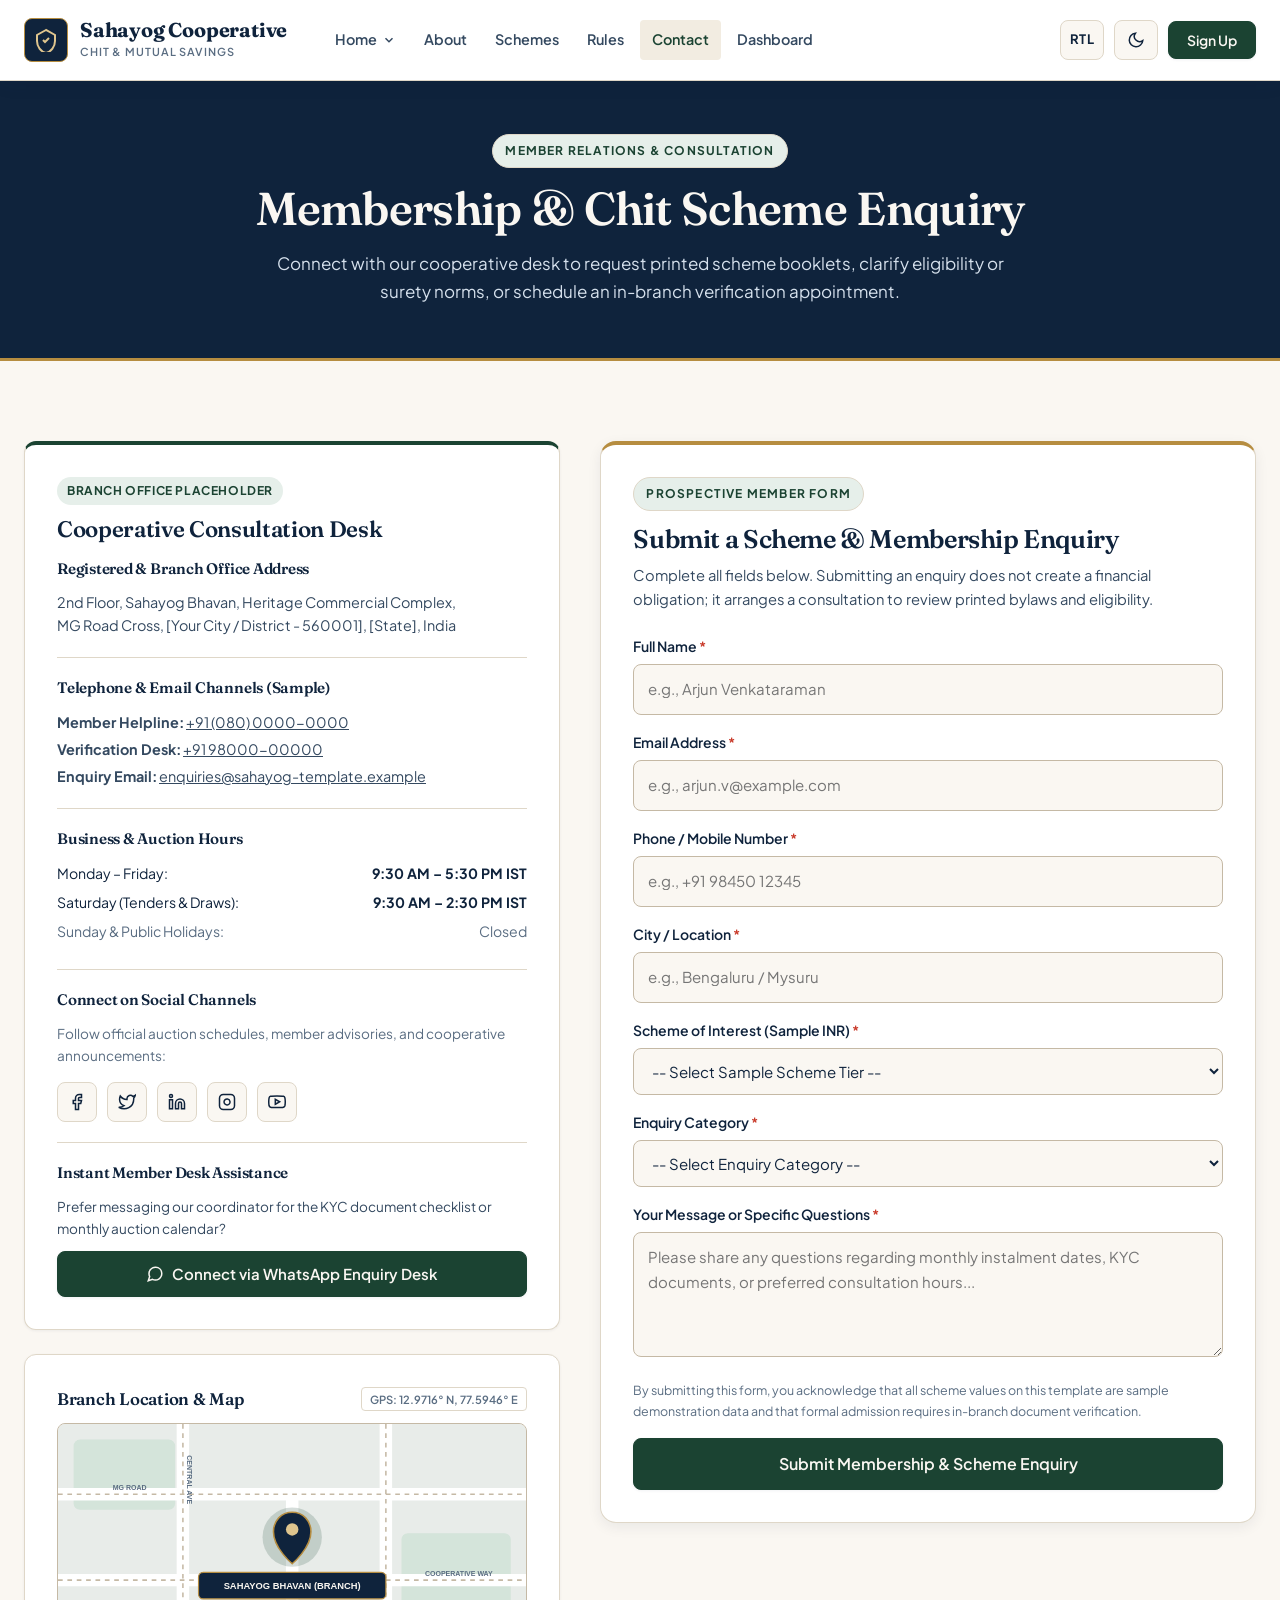
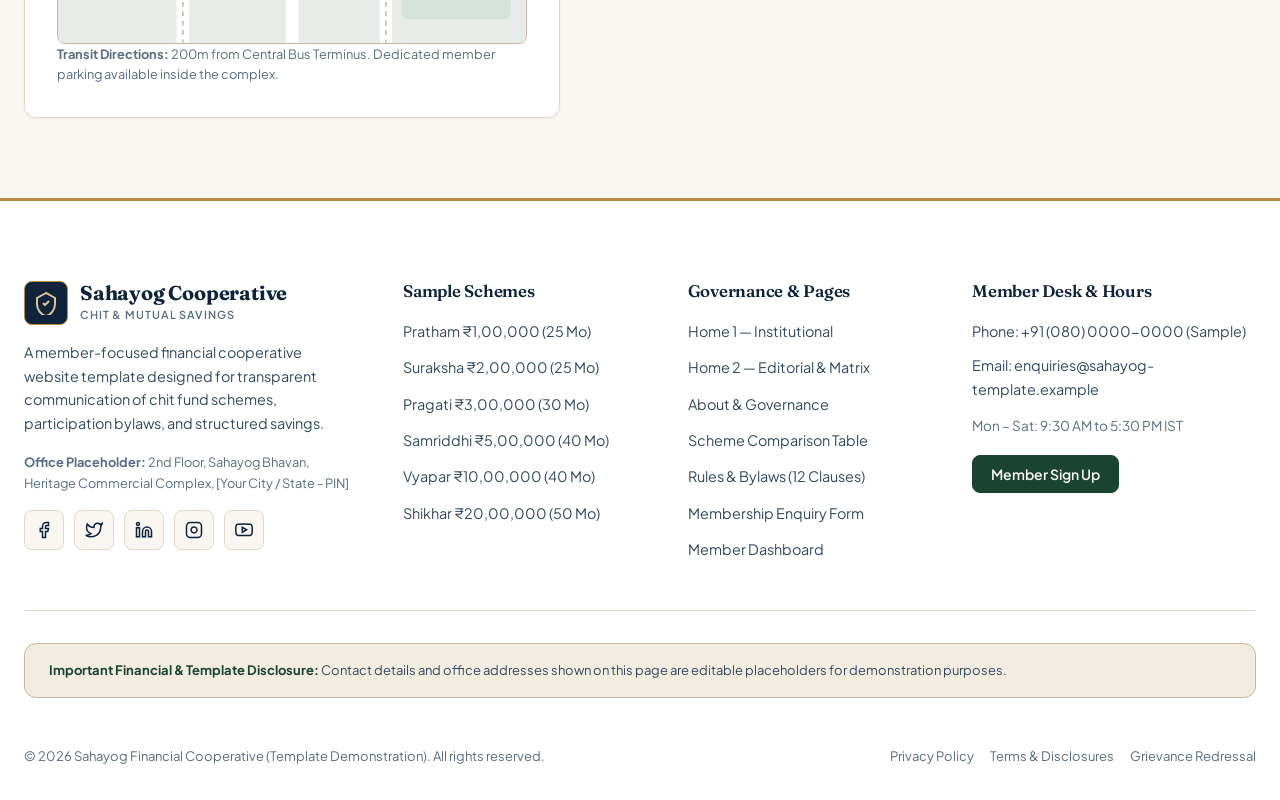
<file: contact.html>
<!DOCTYPE html>
<html lang="en" data-theme="light" dir="ltr">
<head>
  <meta charset="UTF-8" />
  <meta name="viewport" content="width=device-width, initial-scale=1.0" />
  <title>Contact &amp; Scheme Enquiry Desk | Sahayog Financial Cooperative</title>
  <meta name="description" content="Submit a membership or scheme enquiry to Sahayog Financial Cooperative. View branch office address placeholder, business hours, telephone, email, map, and social channels." />
  <link rel="icon" type="image/svg+xml" href="assets/images/favicon.svg" />
  <link rel="stylesheet" href="assets/css/styles.css" />
  <script src="assets/js/schemes-data.js" defer></script>
  <script src="assets/js/main.js" defer></script>
</head>
<body>

  <!-- Mandatory Sticky Navbar (Comes down smoothly on scroll) -->
  <header class="site-header">
    <div class="container navbar">
      <a href="index.html" class="brand-logo" aria-label="Sahayog Financial Cooperative Home">
        <span class="brand-emblem" aria-hidden="true">
          <svg width="24" height="24" viewBox="0 0 24 24" fill="none" stroke="currentColor" stroke-width="2">
            <path d="M12 2L3 7v6c0 5.55 3.84 10.74 9 12 5.16-1.26 9-6.45 9-12V7l-9-5z"/>
            <path d="M9 12l2 2 4-4"/>
          </svg>
        </span>
        <span class="brand-text">
          <span class="brand-name">Sahayog Cooperative</span>
          <span class="brand-tagline">Chit &amp; Mutual Savings</span>
        </span>
      </a>

      <div class="mobile-nav-controls">
        <button type="button" class="hamburger-btn" id="hamburgerBtn" aria-expanded="false" aria-controls="navMenuWrapper" aria-label="Open navigation menu">
          <svg class="icon-menu" width="22" height="22" viewBox="0 0 24 24" fill="none" stroke="currentColor" stroke-width="2"><line x1="3" y1="6" x2="21" y2="6"/><line x1="3" y1="12" x2="21" y2="12"/><line x1="3" y1="18" x2="21" y2="18"/></svg>
          <svg class="icon-close" width="22" height="22" viewBox="0 0 24 24" fill="none" stroke="currentColor" stroke-width="2"><line x1="18" y1="6" x2="6" y2="18"/><line x1="6" y1="6" x2="18" y2="18"/></svg>
        </button>
      </div>

      <div class="nav-menu-wrapper" id="navMenuWrapper">
        <nav aria-label="Primary Navigation">
          <ul class="nav-list">
            <li class="nav-item dropdown">
              <button type="button" class="dropdown-toggle" aria-expanded="false" aria-haspopup="true">
                <span>Home</span>
                <svg class="dropdown-chevron" viewBox="0 0 24 24" fill="none" stroke="currentColor" stroke-width="2.5"><polyline points="6 9 12 15 18 9"/></svg>
              </button>
              <div class="dropdown-menu" role="menu">
                <a href="index.html" class="dropdown-link" role="menuitem">
                  <span class="dropdown-link-title">Home 1 — Institutional</span>
                  <span class="dropdown-link-desc">Classic cooperative overview &amp; featured schemes</span>
                </a>
                <a href="home-2.html" class="dropdown-link" role="menuitem">
                  <span class="dropdown-link-title">Home 2 — Editorial &amp; Matrix</span>
                  <span class="dropdown-link-desc">Interactive scheme estimator &amp; comparison focus</span>
                </a>
              </div>
            </li>
            <li class="nav-item"><a href="about.html" class="nav-link">About</a></li>
            <li class="nav-item"><a href="schemes.html" class="nav-link">Schemes</a></li>
            <li class="nav-item"><a href="rules.html" class="nav-link">Rules</a></li>
            <li class="nav-item"><a href="contact.html" class="nav-link active">Contact</a></li>
            <li class="nav-item"><a href="dashboard.html" class="nav-link">Dashboard</a></li>
          </ul>
        </nav>

        <div class="nav-actions">
          <button type="button" class="rtl-toggle-btn" data-rtl-toggle aria-label="Toggle RTL layout" title="Toggle RTL layout">RTL</button>
          <button type="button" class="theme-toggle-btn theme-toggle-desktop" data-theme-toggle aria-label="Toggle color theme">
            <svg class="icon-moon" width="18" height="18" viewBox="0 0 24 24" fill="none" stroke="currentColor" stroke-width="2"><path d="M21 12.79A9 9 0 1 1 11.21 3 7 7 0 0 0 21 12.79z"/></svg>
            <svg class="icon-sun" width="18" height="18" viewBox="0 0 24 24" fill="none" stroke="currentColor" stroke-width="2"><circle cx="12" cy="12" r="5"/><line x1="12" y1="1" x2="12" y2="3"/><line x1="12" y1="21" x2="12" y2="23"/><line x1="4.22" y1="4.22" x2="5.64" y2="5.64"/><line x1="18.36" y1="18.36" x2="19.78" y2="19.78"/><line x1="1" y1="12" x2="3" y2="12"/><line x1="21" y1="12" x2="23" y2="12"/><line x1="4.22" y1="19.78" x2="5.64" y2="18.36"/><line x1="18.36" y1="5.64" x2="19.78" y2="4.22"/></svg>
          </button>
          <a href="signup.html" class="btn btn-primary btn-sm">Sign Up</a>
        </div>
      </div>
    </div>
  </header>

  <main>
    <!-- PAGE HERO (UNIFORM EXACT HEIGHT ACROSS ALL INNER PAGES) -->
    <section class="page-hero" aria-labelledby="contactPageTitle">
      <div class="container">
        <div class="page-hero-content">
          <span class="eyebrow">Member Relations &amp; Consultation</span>
          <h1 id="contactPageTitle">Membership &amp; Chit Scheme Enquiry</h1>
          <p>
            Connect with our cooperative desk to request printed scheme booklets, clarify eligibility or surety norms, or schedule an in-branch verification appointment.
          </p>
        </div>
      </div>
    </section>

    <!-- MAIN CONTACT & ENQUIRY SECTION -->
    <section class="section" aria-label="Contact Details, Map, Social Channels and Membership Enquiry Form">
      <div class="container">
        <div style="display: grid; grid-template-columns: 0.9fr 1.1fr; gap: 2.5rem; align-items: start;" class="contact-layout-grid">
          <style>
            @media (max-width: 960px) {
              .contact-layout-grid {
                grid-template-columns: 1fr !important;
              }
            }
          </style>

          <!-- Left Column: Office Details, Phone, Email, WhatsApp, Socials & Map -->
          <div>
            <div class="feature-card contact-info-card" style="margin-bottom: 1.5rem; border-top: 4px solid var(--brand-forest);">
              <span class="scheme-category-tag" style="margin-bottom: 10px; display: inline-block; align-self: flex-start;">Branch Office Placeholder</span>
              <h2 style="font-size: 1.4rem; margin-bottom: 1rem;">Cooperative Consultation Desk</h2>

              <div style="margin-bottom: 1.25rem; padding-bottom: 1.25rem; border-bottom: 1px solid var(--border-subtle);">
                <h3 style="font-size: 0.95rem; margin-bottom: 4px; min-height: auto !important;">Registered &amp; Branch Office Address</h3>
                <p style="font-size: 0.9rem;">
                  2nd Floor, Sahayog Bhavan, Heritage Commercial Complex,<br />
                  MG Road Cross, [Your City / District - 560001], [State], India
                </p>
              </div>

              <div style="margin-bottom: 1.25rem; padding-bottom: 1.25rem; border-bottom: 1px solid var(--border-subtle);">
                <h3 style="font-size: 0.95rem; margin-bottom: 6px; min-height: auto !important;">Telephone &amp; Email Channels (Sample)</h3>
                <p style="font-size: 0.9rem; margin-bottom: 4px;">
                  <strong>Member Helpline:</strong> <a href="tel:+918000000000" style="text-decoration: underline;">+91 (080) 0000-0000</a>
                </p>
                <p style="font-size: 0.9rem; margin-bottom: 4px;">
                  <strong>Verification Desk:</strong> <a href="tel:+919800000000" style="text-decoration: underline;">+91 98000-00000</a>
                </p>
                <p style="font-size: 0.9rem;">
                  <strong>Enquiry Email:</strong> <a href="mailto:enquiries@sahayog-template.example" style="text-decoration: underline;">enquiries@sahayog-template.example</a>
                </p>
              </div>

              <div style="margin-bottom: 1.25rem; padding-bottom: 1.25rem; border-bottom: 1px solid var(--border-subtle);">
                <h3 style="font-size: 0.95rem; margin-bottom: 8px; min-height: auto !important;">Business &amp; Auction Hours</h3>
                <div class="contact-hours-row">
                  <span>Monday – Friday:</span>
                  <strong>9:30 AM – 5:30 PM IST</strong>
                </div>
                <div class="contact-hours-row">
                  <span>Saturday (Tenders &amp; Draws):</span>
                  <strong>9:30 AM – 2:30 PM IST</strong>
                </div>
                <div class="contact-hours-row" style="color: var(--text-muted);">
                  <span>Sunday &amp; Public Holidays:</span>
                  <span>Closed</span>
                </div>
              </div>

              <!-- Official Social Channels on Contact Page -->
              <div style="margin-bottom: 1.25rem; padding-bottom: 1.25rem; border-bottom: 1px solid var(--border-subtle);">
                <h3 style="font-size: 0.95rem; margin-bottom: 6px; min-height: auto !important;">Connect on Social Channels</h3>
                <p style="font-size: 0.85rem; color: var(--text-muted); margin-bottom: 8px;">
                  Follow official auction schedules, member advisories, and cooperative announcements:
                </p>
                <div class="contact-social-links" aria-label="Social Profiles">
                  <a href="#" class="social-icon-btn" aria-label="Facebook">
                    <svg width="18" height="18" viewBox="0 0 24 24" fill="none" stroke="currentColor" stroke-width="2"><path d="M18 2h-3a5 5 0 0 0-5 5v3H7v4h3v8h4v-8h3l1-4h-4V7a1 1 0 0 1 1-1h3z"/></svg>
                  </a>
                  <a href="#" class="social-icon-btn" aria-label="Twitter / X">
                    <svg width="18" height="18" viewBox="0 0 24 24" fill="none" stroke="currentColor" stroke-width="2"><path d="M23 3a10.9 10.9 0 0 1-3.14 1.53 4.48 4.48 0 0 0-7.86 3v1A10.66 10.66 0 0 1 3 4s-4 9 5 13a11.64 11.64 0 0 1-7 2c9 5 20 0 20-11.5a4.5 4.5 0 0 0-.08-.83A7.72 7.72 0 0 0 23 3z"/></svg>
                  </a>
                  <a href="#" class="social-icon-btn" aria-label="LinkedIn">
                    <svg width="18" height="18" viewBox="0 0 24 24" fill="none" stroke="currentColor" stroke-width="2"><path d="M16 8a6 6 0 0 1 6 6v7h-4v-7a2 2 0 0 0-2-2 2 2 0 0 0-2 2v7h-4v-7a6 6 0 0 1 6-6z"/><rect x="2" y="9" width="4" height="12"/><circle cx="4" cy="4" r="2"/></svg>
                  </a>
                  <a href="#" class="social-icon-btn" aria-label="Instagram">
                    <svg width="18" height="18" viewBox="0 0 24 24" fill="none" stroke="currentColor" stroke-width="2"><rect x="2" y="2" width="20" height="20" rx="5" ry="5"/><path d="M16 11.37A4 4 0 1 1 12.63 8 4 4 0 0 1 16 11.37z"/><line x1="17.5" y1="6.5" x2="17.51" y2="6.5"/></svg>
                  </a>
                  <a href="#" class="social-icon-btn" aria-label="YouTube">
                    <svg width="18" height="18" viewBox="0 0 24 24" fill="none" stroke="currentColor" stroke-width="2"><path d="M22.54 6.42a2.78 2.78 0 0 0-1.94-2C18.88 4 12 4 12 4s-6.88 0-8.6.46a2.78 2.78 0 0 0-1.94 2A29 29 0 0 0 1 11.75a29 29 0 0 0 .46 5.33A2.78 2.78 0 0 0 3.4 19c1.72.46 8.6.46 8.6.46s6.88 0 8.6-.46a2.78 2.78 0 0 0 1.94-2 29 29 0 0 0 .46-5.25 29 29 0 0 0-.46-5.33z"/><polygon points="9.75 15.02 15.5 11.75 9.75 8.48 9.75 15.02"/></svg>
                  </a>
                </div>
              </div>

              <div>
                <h3 style="font-size: 0.95rem; margin-bottom: 8px; min-height: auto !important;">Instant Member Desk Assistance</h3>
                <p style="font-size: 0.85rem; margin-bottom: 12px;">
                  Prefer messaging our coordinator for the KYC document checklist or monthly auction calendar?
                </p>
                <button type="button" class="btn btn-primary btn-full" data-open-modal="whatsappContactModal">
                  <svg width="18" height="18" viewBox="0 0 24 24" fill="none" stroke="currentColor" stroke-width="2"><path d="M21 11.5a8.38 8.38 0 0 1-.9 3.8 8.5 8.5 0 0 1-7.6 4.7 8.38 8.38 0 0 1-3.8-.9L3 21l1.9-5.7a8.38 8.38 0 0 1-.9-3.8 8.5 8.5 0 0 1 4.7-7.6 8.38 8.38 0 0 1 3.8-.9h.5a8.48 8.48 0 0 1 8 8v.5z"/></svg>
                  <span>Connect via WhatsApp Enquiry Desk</span>
                </button>
              </div>
            </div>

            <!-- Detailed Interactive Map Card -->
            <div class="feature-card" aria-label="Branch Location Map and Directions">
              <div class="contact-map-header">
                <h3 style="font-size: 1.05rem; min-height: auto !important; margin-bottom: 0 !important; width: auto !important;">Branch Location &amp; Map</h3>
                <span class="scheme-demo-tag">GPS: 12.9716° N, 77.5946° E</span>
              </div>
              <div style="border-radius: var(--radius-sm); overflow: hidden; border: 1px solid var(--border-strong); background: var(--bg-secondary); position: relative; width: 100%;">
                <svg viewBox="0 0 600 280" style="width: 100%; height: auto; display: block;" role="img" aria-label="Interactive stylized map showing Sahayog Bhavan branch location and transit routes">
                  <rect width="600" height="280" fill="#E8ECE9"/>
                  <!-- Parks / Land Area -->
                  <rect x="20" y="20" width="130" height="90" rx="8" fill="#D4E4DA"/>
                  <rect x="440" y="140" width="140" height="110" rx="8" fill="#D4E4DA"/>
                  <!-- Main Streets Grid -->
                  <g stroke="#FFFFFF" stroke-width="16">
                    <line x1="0" y1="90" x2="600" y2="90"/>
                    <line x1="0" y1="200" x2="600" y2="200"/>
                    <line x1="160" y1="0" x2="160" y2="280"/>
                    <line x1="420" y1="0" x2="420" y2="280"/>
                    <line x1="300" y1="90" x2="300" y2="280"/>
                  </g>
                  <!-- Street Centerlines -->
                  <g stroke="#C5B9A5" stroke-width="2" stroke-dasharray="6,6">
                    <line x1="0" y1="90" x2="600" y2="90"/>
                    <line x1="0" y1="200" x2="600" y2="200"/>
                    <line x1="160" y1="0" x2="160" y2="280"/>
                    <line x1="420" y1="0" x2="420" y2="280"/>
                  </g>
                  <!-- Street Labels -->
                  <text x="70" y="85" fill="#5A6D82" font-family="sans-serif" font-size="9" font-weight="bold">MG ROAD</text>
                  <text x="470" y="195" fill="#5A6D82" font-family="sans-serif" font-size="9" font-weight="bold">COOPERATIVE WAY</text>
                  <text x="165" y="40" fill="#5A6D82" font-family="sans-serif" font-size="9" font-weight="bold" transform="rotate(90 165 40)">CENTRAL AVE</text>
                  <!-- Branch Pin Marker -->
                  <g transform="translate(300, 145)">
                    <circle cx="0" cy="0" r="38" fill="#1B4332" opacity="0.18"/>
                    <path d="M0 -32C-14 -32 -24 -21 -24 -7C-24 14 0 34 0 34C0 34 24 14 24 -7C24 -21 14 -32 0 -32Z" fill="#0F233C" stroke="#B68D40" stroke-width="2"/>
                    <circle cx="0" cy="-10" r="8" fill="#DFC58E"/>
                  </g>
                  <rect x="180" y="190" width="240" height="34" rx="6" fill="#0F233C" stroke="#B68D40" stroke-width="1.5"/>
                  <text x="300" y="211" text-anchor="middle" fill="#FAF7F2" font-family="sans-serif" font-size="12" font-weight="bold">SAHAYOG BHAVAN (BRANCH)</text>
                </svg>
              </div>
              <p style="font-size: 0.8rem; color: var(--text-muted); margin-top: 10px;">
                <strong>Transit Directions:</strong> 200m from Central Bus Terminus. Dedicated member parking available inside the complex.
              </p>
            </div>
          </div>

          <!-- Right Column: Validated Membership & Scheme Enquiry Form -->
          <div class="form-card" style="border-top: 4px solid var(--brand-gold);">
            <span class="eyebrow">Prospective Member Form</span>
            <h2 style="font-size: 1.6rem; margin-bottom: 0.5rem;">Submit a Scheme &amp; Membership Enquiry</h2>
            <p style="font-size: 0.92rem; margin-bottom: 1.5rem;">
              Complete all fields below. Submitting an enquiry does not create a financial obligation; it arranges a consultation to review printed bylaws and eligibility.
            </p>

            <form id="cooperativeEnquiryForm" novalidate>
              <div class="form-group-single">
                <label for="enqName" class="form-label">Full Name <span class="req">*</span></label>
                <input type="text" id="enqName" name="fullName" class="form-control" placeholder="e.g., Arjun Venkataraman" required />
                <span class="field-error">Please enter your full name (minimum 2 characters).</span>
              </div>

              <div class="form-group-single">
                <label for="enqEmail" class="form-label">Email Address <span class="req">*</span></label>
                <input type="email" id="enqEmail" name="email" class="form-control" placeholder="e.g., arjun.v@example.com" required />
                <span class="field-error">Please enter a valid email address.</span>
              </div>

              <div class="form-group-single">
                <label for="enqPhone" class="form-label">Phone / Mobile Number <span class="req">*</span></label>
                <input type="tel" id="enqPhone" name="phone" class="form-control" placeholder="e.g., +91 98450 12345" required />
                <span class="field-error">Please enter a valid 8–16 digit phone number.</span>
              </div>

              <div class="form-group-single">
                <label for="enqCity" class="form-label">City / Location <span class="req">*</span></label>
                <input type="text" id="enqCity" name="city" class="form-control" placeholder="e.g., Bengaluru / Mysuru" required />
                <span class="field-error">Please enter your city or locality.</span>
              </div>

              <div class="form-group-single">
                <label for="enqScheme" class="form-label">Scheme of Interest (Sample INR) <span class="req">*</span></label>
                <select id="enqScheme" name="scheme" class="form-control" required>
                  <option value="">-- Select Sample Scheme Tier --</option>
                  <option value="pratham-1l">Sahayog Pratham — ₹1,00,000 (₹4,000/mo • 25 Mo)</option>
                  <option value="suraksha-2l">Sahayog Suraksha — ₹2,00,000 (₹8,000/mo • 25 Mo)</option>
                  <option value="pragati-3l">Sahayog Pragati — ₹3,00,000 (₹10,000/mo • 30 Mo)</option>
                  <option value="samriddhi-5l">Sahayog Samriddhi — ₹5,00,000 (₹12,500/mo • 40 Mo)</option>
                  <option value="vyapar-10l">Sahayog Vyapar — ₹10,00,000 (₹25,000/mo • 40 Mo)</option>
                  <option value="shikhar-20l">Sahayog Shikhar — ₹20,00,000 (₹40,000/mo • 50 Mo)</option>
                  <option value="undecided">Undecided — Need Suitability Guidance</option>
                </select>
                <span class="field-error">Please select a scheme of interest.</span>
              </div>

              <div class="form-group-single">
                <label for="enqCategory" class="form-label">Enquiry Category <span class="req">*</span></label>
                <select id="enqCategory" name="category" class="form-control" required>
                  <option value="">-- Select Enquiry Category --</option>
                  <option value="new-membership">New Membership &amp; Enrolment Process</option>
                  <option value="rules-eligibility">Scheme Rules &amp; Eligibility Clarification</option>
                  <option value="auction-instalment">Auction &amp; Monthly Instalment Mechanics</option>
                  <option value="surety-docs">Documentation &amp; Surety Requirements</option>
                  <option value="general-support">General Cooperative Support</option>
                </select>
                <span class="field-error">Please choose an enquiry category.</span>
              </div>

              <div class="form-group-single">
                <label for="enqMessage" class="form-label">Your Message or Specific Questions <span class="req">*</span></label>
                <textarea id="enqMessage" name="message" rows="4" class="form-control" placeholder="Please share any questions regarding monthly instalment dates, KYC documents, or preferred consultation hours..." required></textarea>
                <span class="field-error">Please enter a message of at least 10 characters.</span>
              </div>

              <p style="font-size: 0.78rem; color: var(--text-muted); margin-bottom: 1rem;">
                By submitting this form, you acknowledge that all scheme values on this template are sample demonstration data and that formal admission requires in-branch document verification.
              </p>

              <button type="submit" class="btn btn-primary btn-lg btn-full">
                Submit Membership &amp; Scheme Enquiry
              </button>

              <div id="enquiryFormFeedback" class="form-feedback-banner" role="status" aria-live="polite"></div>
            </form>
          </div>
        </div>
      </div>
    </section>
  </main>

  <!-- WhatsApp Contact Preview Modal -->
  <div class="modal-backdrop" id="whatsappContactModal" aria-hidden="true" role="dialog" aria-labelledby="waModalTitle">
    <div class="modal-dialog">
      <div class="modal-header">
        <h3 id="waModalTitle">WhatsApp Enquiry Desk</h3>
        <button type="button" class="modal-close-btn" data-close-modal aria-label="Close modal">&times;</button>
      </div>
      <p style="margin-bottom: 1rem;">
        In your live deployment, this button links directly to your cooperative's verified WhatsApp Business Helpline.
      </p>
      <div style="background: var(--bg-secondary); padding: 1rem; border-radius: var(--radius-sm); border: 1px solid var(--border-subtle); margin-bottom: 1.25rem; font-size: 0.88rem;">
        <strong>Sample Pre-Filled Message Preview:</strong><br />
        "Hello Sahayog Financial Cooperative Desk, I would like to request the printed rules booklet and KYC checklist for your sample chit schemes."
      </div>
      <div style="display: flex; gap: 10px; justify-content: flex-end;">
        <button type="button" class="btn btn-primary btn-sm" data-close-modal>Got It</button>
      </div>
    </div>
  </div>

  <!-- MULTI-COLUMN FOOTER (WHITE BG IN LIGHTMODE + HOVER SOCIAL ICONS) -->
  <footer class="site-footer">
    <div class="container">
      <div class="footer-grid">
        <div>
          <a href="index.html" class="brand-logo" style="margin-bottom: 1rem;">
            <span class="brand-emblem" aria-hidden="true">
              <svg width="24" height="24" viewBox="0 0 24 24" fill="none" stroke="currentColor" stroke-width="2">
                <path d="M12 2L3 7v6c0 5.55 3.84 10.74 9 12 5.16-1.26 9-6.45 9-12V7l-9-5z"/>
                <path d="M9 12l2 2 4-4"/>
              </svg>
            </span>
            <span class="brand-text">
              <span class="brand-name">Sahayog Cooperative</span>
              <span class="brand-tagline">Chit &amp; Mutual Savings</span>
            </span>
          </a>
          <p style="font-size: 0.9rem; margin-bottom: 1rem;">
            A member-focused financial cooperative website template designed for transparent communication of chit fund schemes, participation bylaws, and structured savings.
          </p>
          <p style="font-size: 0.8rem; color: var(--text-muted); margin-bottom: 1rem;">
            <strong>Office Placeholder:</strong> 2nd Floor, Sahayog Bhavan, Heritage Commercial Complex, [Your City / State - PIN]
          </p>
          <div class="footer-social-links" aria-label="Cooperative Social Channels">
            <a href="#" class="social-icon-btn" aria-label="Facebook">
              <svg width="18" height="18" viewBox="0 0 24 24" fill="none" stroke="currentColor" stroke-width="2"><path d="M18 2h-3a5 5 0 0 0-5 5v3H7v4h3v8h4v-8h3l1-4h-4V7a1 1 0 0 1 1-1h3z"/></svg>
            </a>
            <a href="#" class="social-icon-btn" aria-label="Twitter / X">
              <svg width="18" height="18" viewBox="0 0 24 24" fill="none" stroke="currentColor" stroke-width="2"><path d="M23 3a10.9 10.9 0 0 1-3.14 1.53 4.48 4.48 0 0 0-7.86 3v1A10.66 10.66 0 0 1 3 4s-4 9 5 13a11.64 11.64 0 0 1-7 2c9 5 20 0 20-11.5a4.5 4.5 0 0 0-.08-.83A7.72 7.72 0 0 0 23 3z"/></svg>
            </a>
            <a href="#" class="social-icon-btn" aria-label="LinkedIn">
              <svg width="18" height="18" viewBox="0 0 24 24" fill="none" stroke="currentColor" stroke-width="2"><path d="M16 8a6 6 0 0 1 6 6v7h-4v-7a2 2 0 0 0-2-2 2 2 0 0 0-2 2v7h-4v-7a6 6 0 0 1 6-6z"/><rect x="2" y="9" width="4" height="12"/><circle cx="4" cy="4" r="2"/></svg>
            </a>
            <a href="#" class="social-icon-btn" aria-label="Instagram">
              <svg width="18" height="18" viewBox="0 0 24 24" fill="none" stroke="currentColor" stroke-width="2"><rect x="2" y="2" width="20" height="20" rx="5" ry="5"/><path d="M16 11.37A4 4 0 1 1 12.63 8 4 4 0 0 1 16 11.37z"/><line x1="17.5" y1="6.5" x2="17.51" y2="6.5"/></svg>
            </a>
            <a href="#" class="social-icon-btn" aria-label="YouTube">
              <svg width="18" height="18" viewBox="0 0 24 24" fill="none" stroke="currentColor" stroke-width="2"><path d="M22.54 6.42a2.78 2.78 0 0 0-1.94-2C18.88 4 12 4 12 4s-6.88 0-8.6.46a2.78 2.78 0 0 0-1.94 2A29 29 0 0 0 1 11.75a29 29 0 0 0 .46 5.33A2.78 2.78 0 0 0 3.4 19c1.72.46 8.6.46 8.6.46s6.88 0 8.6-.46a2.78 2.78 0 0 0 1.94-2 29 29 0 0 0 .46-5.25 29 29 0 0 0-.46-5.33z"/><polygon points="9.75 15.02 15.5 11.75 9.75 8.48 9.75 15.02"/></svg>
            </a>
          </div>
        </div>

        <div>
          <h3 class="footer-col-title">Sample Schemes</h3>
          <ul class="footer-links">
            <li><a href="schemes.html?highlight=pratham-1l#scheme-details-section">Pratham ₹1,00,000 (25 Mo)</a></li>
            <li><a href="schemes.html?highlight=suraksha-2l#scheme-details-section">Suraksha ₹2,00,000 (25 Mo)</a></li>
            <li><a href="schemes.html?highlight=pragati-3l#scheme-details-section">Pragati ₹3,00,000 (30 Mo)</a></li>
            <li><a href="schemes.html?highlight=samriddhi-5l#scheme-details-section">Samriddhi ₹5,00,000 (40 Mo)</a></li>
            <li><a href="schemes.html?highlight=vyapar-10l#scheme-details-section">Vyapar ₹10,00,000 (40 Mo)</a></li>
            <li><a href="schemes.html?highlight=shikhar-20l#scheme-details-section">Shikhar ₹20,00,000 (50 Mo)</a></li>
          </ul>
        </div>

        <div>
          <h3 class="footer-col-title">Governance &amp; Pages</h3>
          <ul class="footer-links">
            <li><a href="index.html">Home 1 — Institutional</a></li>
            <li><a href="home-2.html">Home 2 — Editorial &amp; Matrix</a></li>
            <li><a href="about.html">About &amp; Governance</a></li>
            <li><a href="schemes.html">Scheme Comparison Table</a></li>
            <li><a href="rules.html">Rules &amp; Bylaws (12 Clauses)</a></li>
            <li><a href="contact.html">Membership Enquiry Form</a></li>
            <li><a href="dashboard.html">Member Dashboard</a></li>
          </ul>
        </div>

        <div>
          <h3 class="footer-col-title">Member Desk &amp; Hours</h3>
          <ul class="footer-links" style="margin-bottom: 1rem;">
            <li><a href="tel:+918000000000">Phone: +91 (080) 0000-0000 (Sample)</a></li>
            <li><a href="mailto:enquiries@sahayog-template.example">Email: enquiries@sahayog-template.example</a></li>
            <li><span style="font-size: 0.85rem; color: var(--text-muted);">Mon – Sat: 9:30 AM to 5:30 PM IST</span></li>
          </ul>
          <div style="display: flex; gap: 8px; flex-wrap: wrap;">
            <a href="signup.html" class="btn btn-primary btn-sm">Member Sign Up</a>
          </div>
        </div>
      </div>

      <div class="footer-disclosure-box">
        <strong>Important Financial &amp; Template Disclosure:</strong> Contact details and office addresses shown on this page are editable placeholders for demonstration purposes.
      </div>

      <div class="footer-bottom">
        <div>&copy; 2026 Sahayog Financial Cooperative (Template Demonstration). All rights reserved.</div>
        <div class="footer-legal-links">
          <a href="#privacyModal" data-open-modal="privacyModal">Privacy Policy</a>
          <a href="#termsModal" data-open-modal="termsModal">Terms &amp; Disclosures</a>
          <a href="rules.html#clause-12">Grievance Redressal</a>
        </div>
      </div>
    </div>
  </footer>

  <!-- Legal Modals -->
  <div class="modal-backdrop" id="privacyModal" aria-hidden="true" role="dialog" aria-labelledby="privacyModalTitle">
    <div class="modal-dialog">
      <div class="modal-header">
        <h3 id="privacyModalTitle">Sample Privacy Policy Placeholder</h3>
        <button type="button" class="modal-close-btn" data-close-modal aria-label="Close modal">&times;</button>
      </div>
      <p style="margin-bottom: 1.5rem;">Editable Privacy Notice for template demonstration.</p>
      <button type="button" class="btn btn-primary btn-sm" data-close-modal>Close Window</button>
    </div>
  </div>

  <div class="modal-backdrop" id="termsModal" aria-hidden="true" role="dialog" aria-labelledby="termsModalTitle">
    <div class="modal-dialog">
      <div class="modal-header">
        <h3 id="termsModalTitle">Terms of Use &amp; Financial Disclosures</h3>
        <button type="button" class="modal-close-btn" data-close-modal aria-label="Close modal">&times;</button>
      </div>
      <p style="margin-bottom: 1.5rem;">All scheme data and contact details are editable placeholders.</p>
      <button type="button" class="btn btn-primary btn-sm" data-close-modal>I Understand</button>
    </div>
  </div>

</body>
</html>
</file>
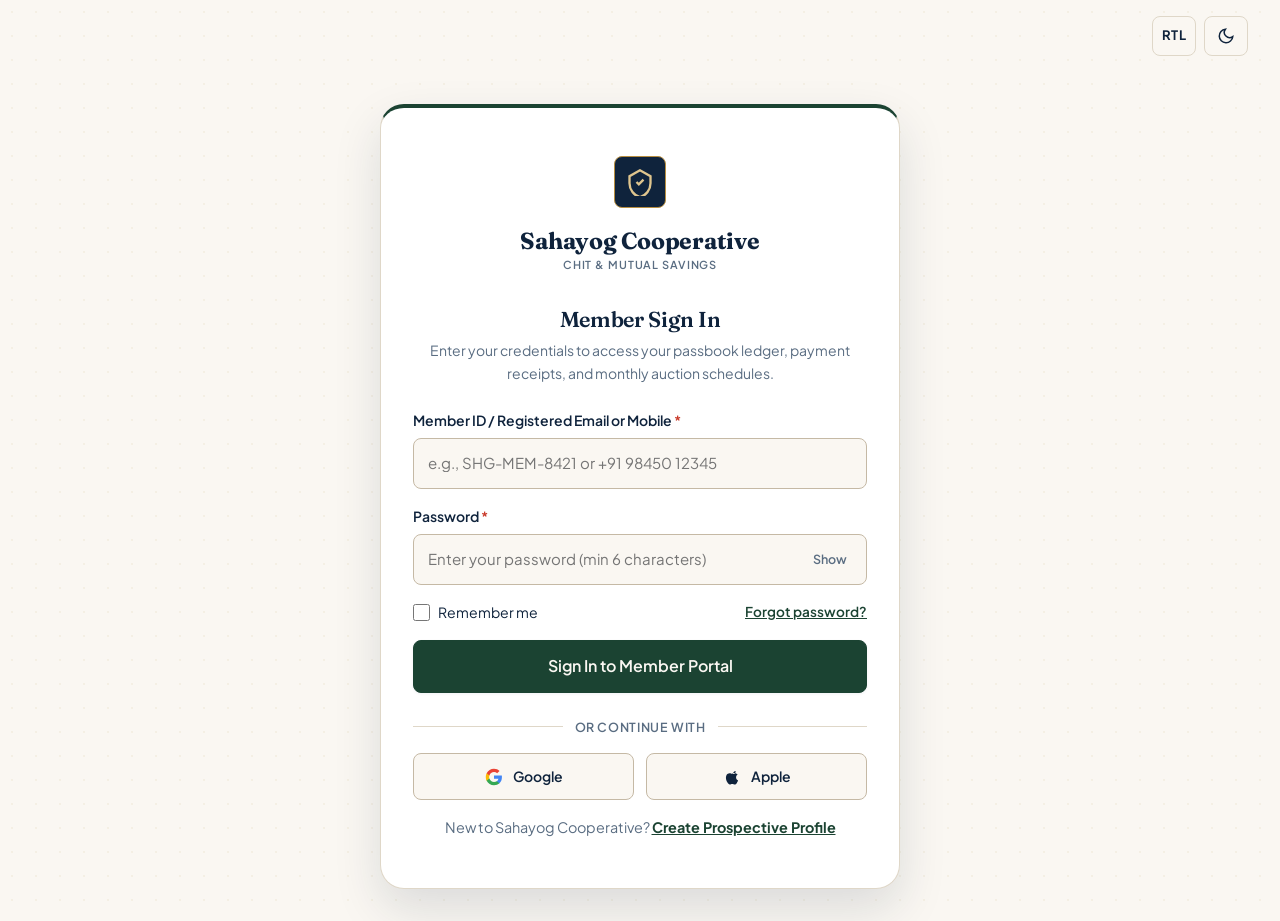
<file: login.html>
<!DOCTYPE html>
<html lang="en" data-theme="light" dir="ltr">

<head>
  <meta charset="UTF-8" />
  <meta name="viewport" content="width=device-width, initial-scale=1.0" />
  <title>Member Login | Sahayog Financial Cooperative</title>
  <meta name="description"
    content="Member authentication portal for Sahayog Financial Cooperative. Access your chit contributions, passbook statements, and monthly auction schedules." />
  <link rel="icon" type="image/svg+xml" href="assets/images/favicon.svg" />
  <link rel="stylesheet" href="assets/css/styles.css" />
  <script src="assets/js/schemes-data.js" defer></script>
  <script src="assets/js/main.js" defer></script>
</head>

<body class="auth-page-body">

  <!-- Minimal Discrete Top Controls (RTL Toggle, Theme Toggle) -->
  <div class="auth-page-top-bar" style="justify-content: flex-end;">
    <div style="display: flex; align-items: center; gap: 8px;">
      <button type="button" class="rtl-toggle-btn" data-rtl-toggle aria-label="Toggle RTL layout"
        title="Toggle RTL layout">RTL</button>
      <button type="button" class="theme-toggle-btn" data-theme-toggle aria-label="Toggle color theme">
        <svg class="icon-moon" width="18" height="18" viewBox="0 0 24 24" fill="none" stroke="currentColor"
          stroke-width="2">
          <path d="M21 12.79A9 9 0 1 1 11.21 3 7 7 0 0 0 21 12.79z" />
        </svg>
        <svg class="icon-sun" width="18" height="18" viewBox="0 0 24 24" fill="none" stroke="currentColor"
          stroke-width="2">
          <circle cx="12" cy="12" r="5" />
          <line x1="12" y1="1" x2="12" y2="3" />
          <line x1="12" y1="21" x2="12" y2="23" />
          <line x1="4.22" y1="4.22" x2="5.64" y2="5.64" />
          <line x1="18.36" y1="18.36" x2="19.78" y2="19.78" />
          <line x1="1" y1="12" x2="3" y2="12" />
          <line x1="21" y1="12" x2="23" y2="12" />
          <line x1="4.22" y1="19.78" x2="5.64" y2="18.36" />
          <line x1="18.36" y1="5.64" x2="19.78" y2="4.22" />
        </svg>
      </button>
    </div>
  </div>

  <!-- Main Centered Authentication Card (No Navbar, No Footer, No Left Content) -->
  <main class="auth-page-main">
    <div class="auth-single-card">
      <!-- Brand Name Placed in Top Center Inside Card -->
      <div class="auth-card-brand-header">
        <a href="index.html" class="brand-logo" style="flex-direction: column; align-items: center; gap: 8px;">
          <span class="brand-emblem" aria-hidden="true" style="width: 52px; height: 52px;">
            <svg width="28" height="28" viewBox="0 0 24 24" fill="none" stroke="currentColor" stroke-width="2">
              <path d="M12 2L3 7v6c0 5.55 3.84 10.74 9 12 5.16-1.26 9-6.45 9-12V7l-9-5z" />
              <path d="M9 12l2 2 4-4" />
            </svg>
          </span>
          <span class="brand-text" style="align-items: center; text-align: center;">
            <span class="brand-name" style="font-size: 1.45rem;">Sahayog Cooperative</span>
            <span class="brand-tagline">Chit &amp; Mutual Savings</span>
          </span>
        </a>
      </div>

      <h1 class="auth-card-title">Member Sign In</h1>
      <p class="auth-card-subtitle">
        Enter your credentials to access your passbook ledger, payment receipts, and monthly auction schedules.
      </p>

      <form id="memberLoginForm" novalidate>
        <!-- Field 1: Single Line -->
        <div class="form-group-single">
          <label for="loginMemberId" class="form-label">Member ID / Registered Email or Mobile <span
              class="req">*</span></label>
          <input type="text" id="loginMemberId" name="identifier" class="form-control"
            placeholder="e.g., SHG-MEM-8421 or +91 98450 12345" autocomplete="username" required />
          <span class="field-error">Please enter your Member ID, email address, or mobile number.</span>
        </div>

        <!-- Field 2: Single Line -->
        <div class="form-group-single">
          <label for="loginPassword" class="form-label">Password <span class="req">*</span></label>
          <div class="password-field-wrap">
            <input type="password" id="loginPassword" name="password" class="form-control"
              placeholder="Enter your password (min 6 characters)" autocomplete="current-password"
              style="padding-right: 68px;" required />
            <button type="button" class="password-toggle-btn" data-toggle-password="loginPassword"
              aria-label="Show or hide password">
              Show
            </button>
          </div>
          <span class="field-error">Please enter your password (minimum 6 characters).</span>
        </div>

        <!-- Field 3: Remember Me & Forgot Password in the Same Line -->
        <div class="form-group-single" style="display: flex; justify-content: space-between; align-items: center; margin-bottom: var(--space-4);">
          <label style="display: inline-flex; align-items: center; gap: 8px; font-size: 0.88rem; cursor: pointer; margin-bottom: 0;">
            <input type="checkbox" id="loginRemember" name="remember"
              style="width: 17px; height: 17px; accent-color: var(--brand-forest);" />
            <span>Remember me</span>
          </label>
          <button type="button"
            style="font-size: 0.85rem; font-weight: 600; color: var(--brand-forest); text-decoration: underline; background: none; border: none; cursor: pointer; padding: 0;"
            data-open-modal="forgotPasswordModal">
            Forgot password?
          </button>
        </div>

        <!-- Submit Button -->
        <button type="submit" class="btn btn-primary btn-lg btn-full">
          Sign In to Member Portal
        </button>

        <div id="loginFeedbackBanner" class="form-feedback-banner" role="status" aria-live="polite"></div>
      </form>

      <!-- Social Logins (Google & Apple in bottom) -->
      <div class="social-login-separator">
        <span>Or Continue With</span>
      </div>

      <div class="social-auth-grid">
        <!-- Google Button -->
        <button type="button" class="btn-social-auth" aria-label="Sign in with Google">
          <svg width="18" height="18" viewBox="0 0 24 24">
            <path fill="#4285F4"
              d="M22.56 12.25c0-.78-.07-1.53-.2-2.25H12v4.26h5.92c-.26 1.37-1.04 2.53-2.21 3.31v2.77h3.57c2.08-1.92 3.28-4.74 3.28-8.09z" />
            <path fill="#34A853"
              d="M12 23c2.97 0 5.46-.98 7.28-2.66l-3.57-2.77c-.98.66-2.23 1.06-3.71 1.06-2.86 0-5.29-1.93-6.16-4.53H2.18v2.84C3.99 20.53 7.7 23 12 23z" />
            <path fill="#FBBC05"
              d="M5.84 14.09c-.22-.66-.35-1.36-.35-2.09s.13-1.43.35-2.09V7.06H2.18C1.43 8.55 1 10.22 1 12s.43 3.45 1.18 4.94l2.85-2.22.81-.63z" />
            <path fill="#EA4335"
              d="M12 5.38c1.62 0 3.06.56 4.21 1.64l3.15-3.15C17.45 2.09 14.97 1 12 1 7.7 1 3.99 3.47 2.18 7.06l3.66 2.84c.87-2.6 3.3-4.52 6.16-4.52z" />
          </svg>
          <span>Google</span>
        </button>

        <!-- Apple Button -->
        <button type="button" class="btn-social-auth" aria-label="Sign in with Apple">
          <svg width="18" height="18" viewBox="0 0 24 24" fill="currentColor">
            <path
              d="M18.71 19.5c-.83 1.24-1.71 2.45-3.05 2.47-1.34.03-1.77-.79-3.29-.79-1.53 0-2 .77-3.27.82-1.31.05-2.3-1.32-3.14-2.53C4.25 17 2.94 12.45 4.7 9.39c.87-1.52 2.43-2.48 4.12-2.51 1.28-.02 2.5.87 3.29.87.78 0 2.26-1.07 3.81-.91.65.03 2.47.26 3.64 1.98-.09.06-2.17 1.28-2.15 3.81.03 3.02 2.65 4.03 2.68 4.04-.03.07-.42 1.44-1.38 2.83M15.97 6.87c.62-.75 1.04-1.8 0.92-2.87-.9.04-2 .6-2.65 1.35-.57.65-1.06 1.71-.93 2.74 1.01.08 2.04-.47 2.66-1.22z" />
          </svg>
          <span>Apple</span>
        </button>
      </div>

      <!-- Footer Links Inside Card -->
      <div style="text-align: center; margin-top: var(--space-4); font-size: 0.9rem;">
        <span style="color: var(--text-muted);">New to Sahayog Cooperative? </span>
        <a href="signup.html" style="color: var(--brand-forest); font-weight: 700; text-decoration: underline;">Create
          Prospective Profile</a>
      </div>
    </div>
  </main>

  <!-- Forgot Password Modal -->
  <div class="modal-backdrop" id="forgotPasswordModal" aria-hidden="true" role="dialog"
    aria-labelledby="forgotModalTitle">
    <div class="modal-dialog">
      <div class="modal-header">
        <h3 id="forgotModalTitle">Reset Member Password</h3>
        <button type="button" class="modal-close-btn" data-close-modal aria-label="Close modal">&times;</button>
      </div>
      <p style="font-size: 0.92rem; margin-bottom: 1rem;">
        Enter your registered Member ID, email address, or mobile number. In a connected production environment, a
        verification link or branch recovery token will be dispatched.
      </p>
      <form id="forgotPasswordModalForm" novalidate>
        <div class="form-group-single">
          <label for="resetIdentifierInput" class="form-label">Member ID / Registered Email or Mobile</label>
          <input type="text" id="resetIdentifierInput" class="form-control"
            placeholder="e.g., SHG-MEM-8421 or name@example.com" required />
        </div>
        <div style="display: flex; gap: 10px; justify-content: flex-end; margin-top: 1rem;">
          <button type="button" class="btn btn-outline btn-sm" data-close-modal>Cancel</button>
          <button type="submit" class="btn btn-primary btn-sm">Request Reset Instructions</button>
        </div>
        <div id="resetModalFeedback" class="form-feedback-banner" role="status" aria-live="polite"></div>
      </form>
    </div>
  </div>

</body>

</html>
</file>
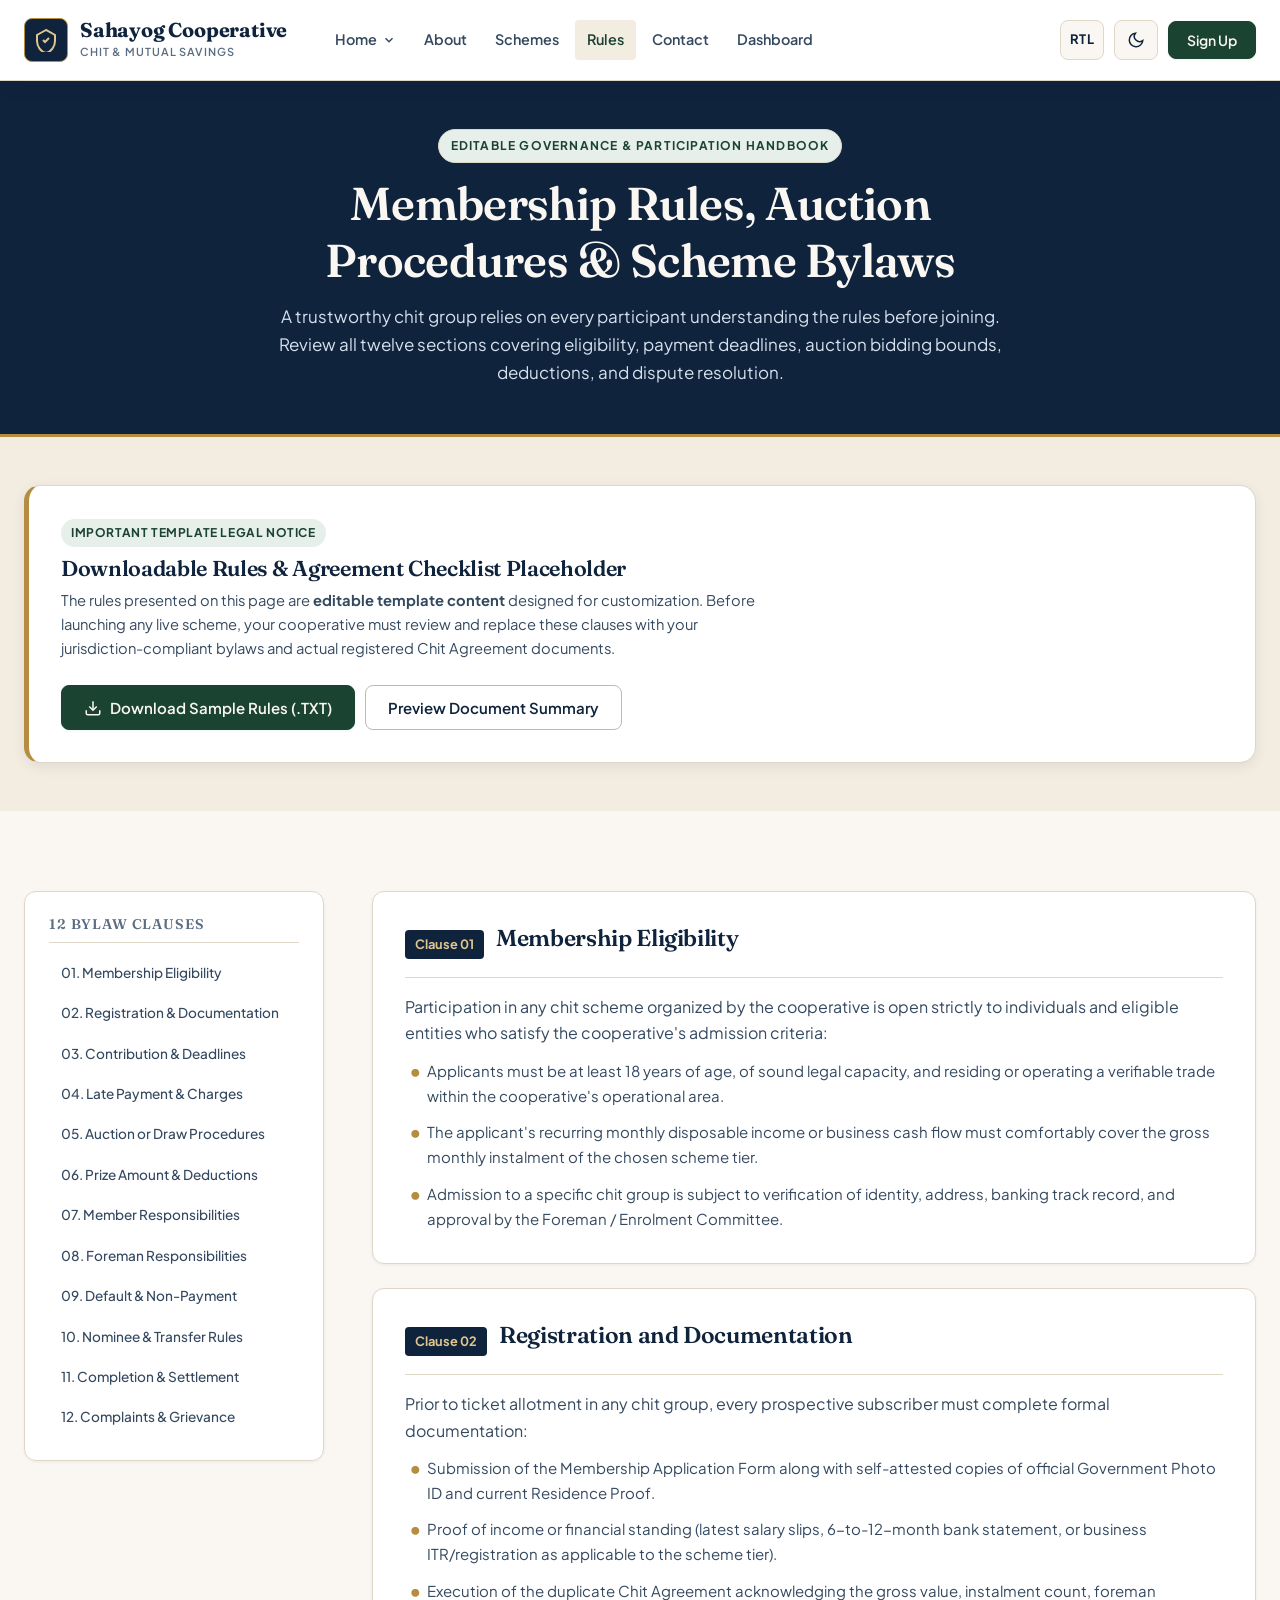
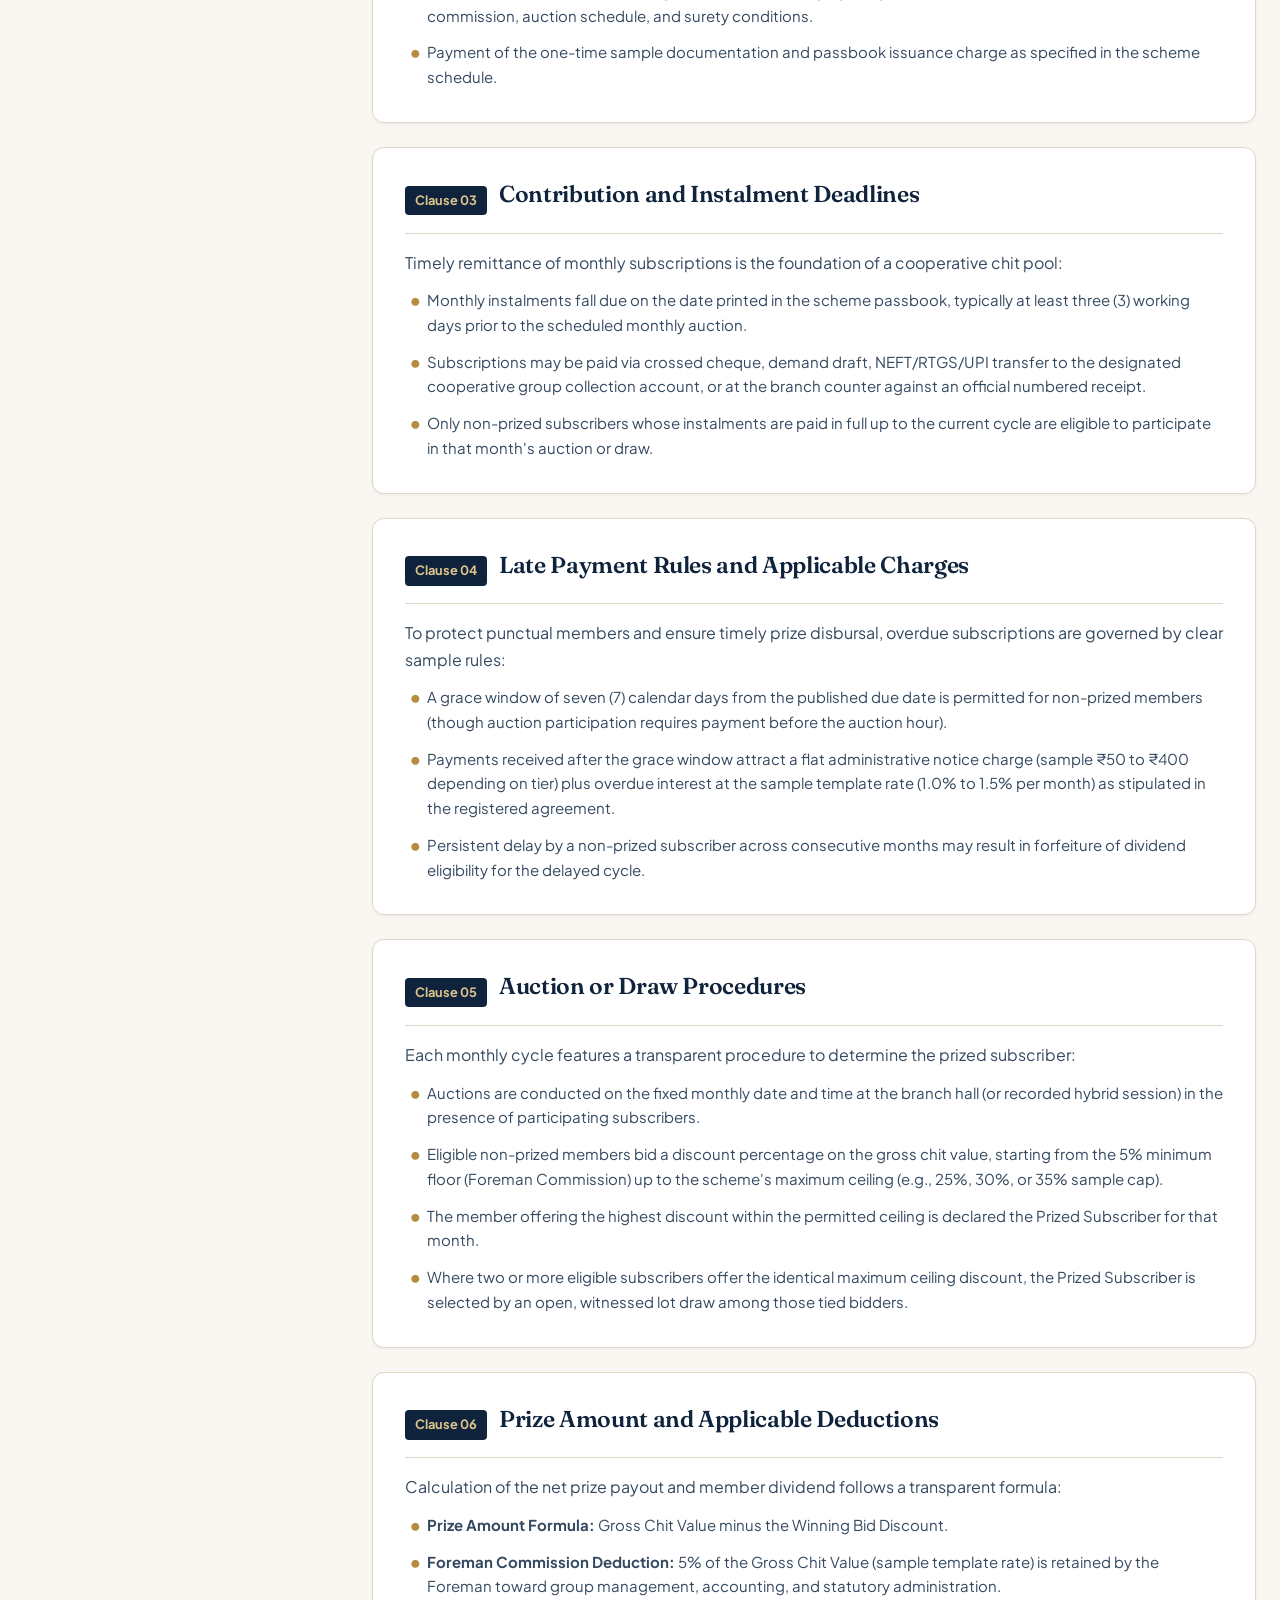
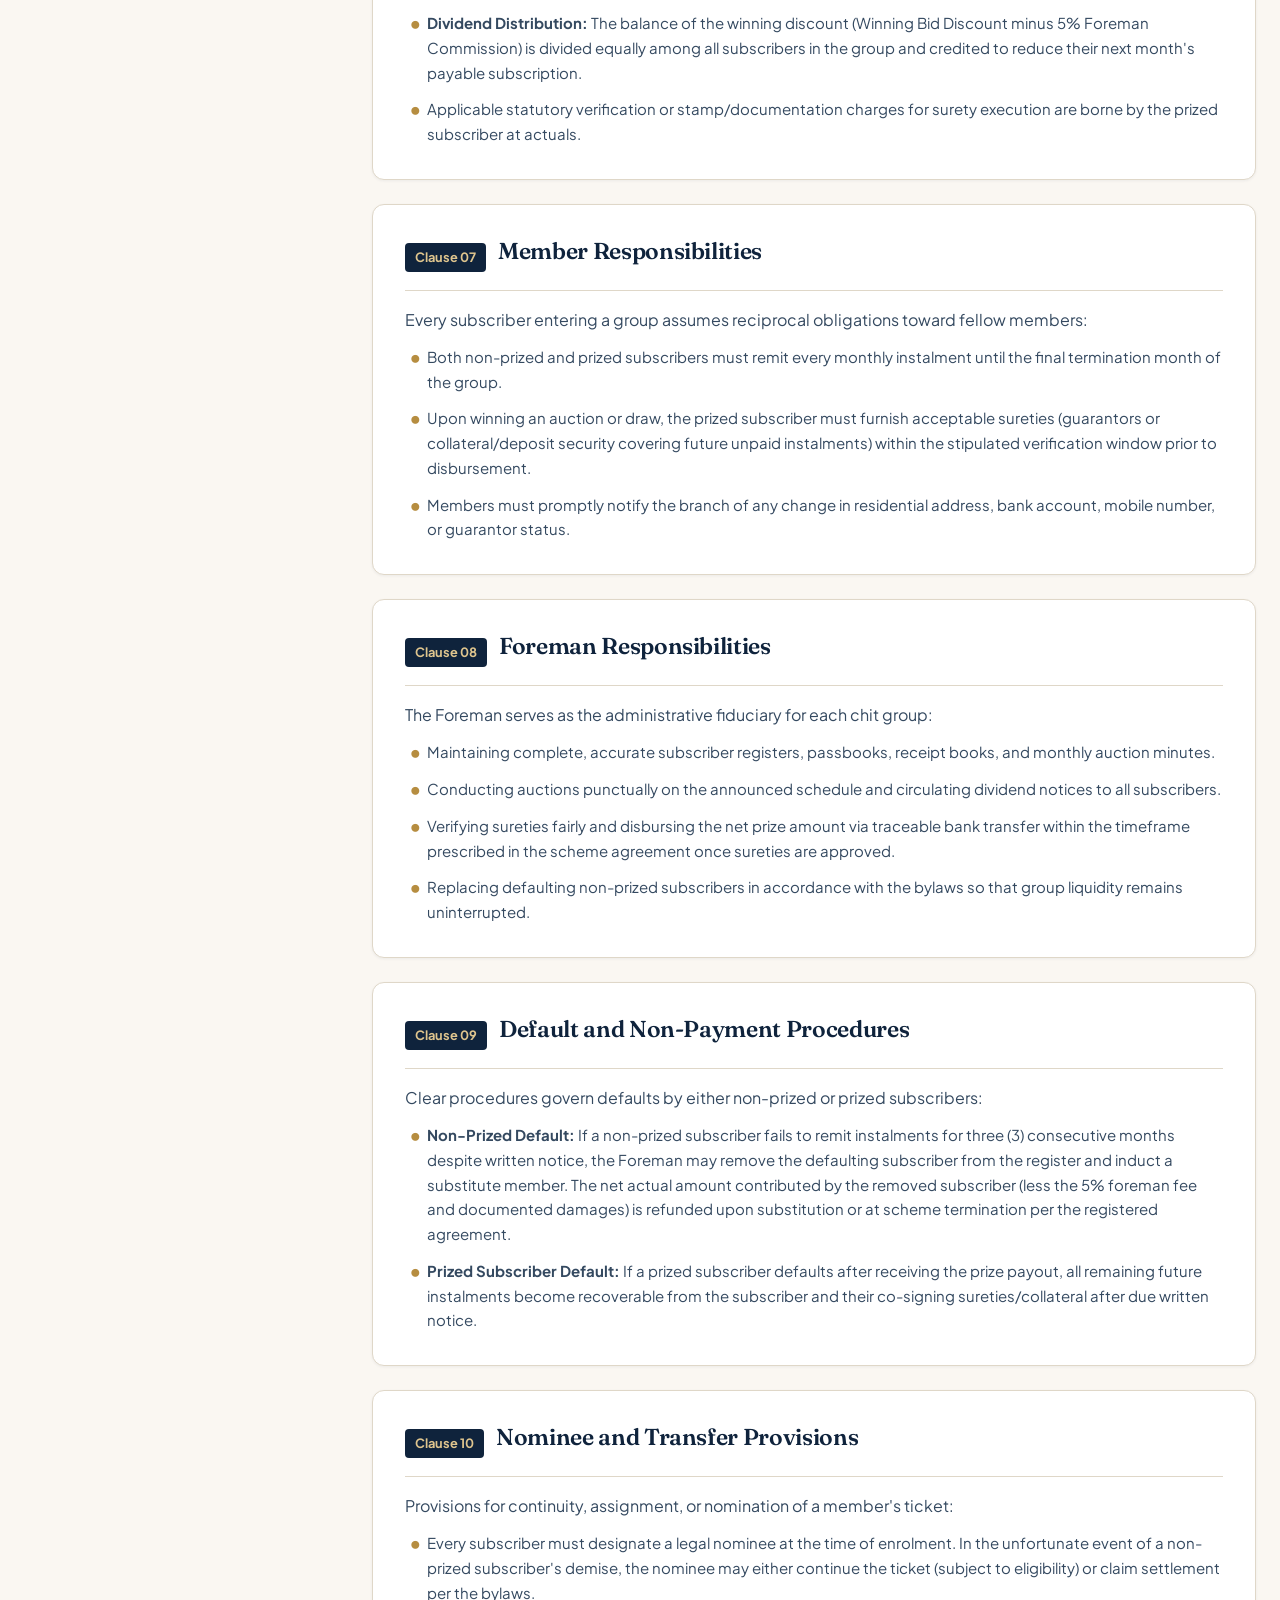
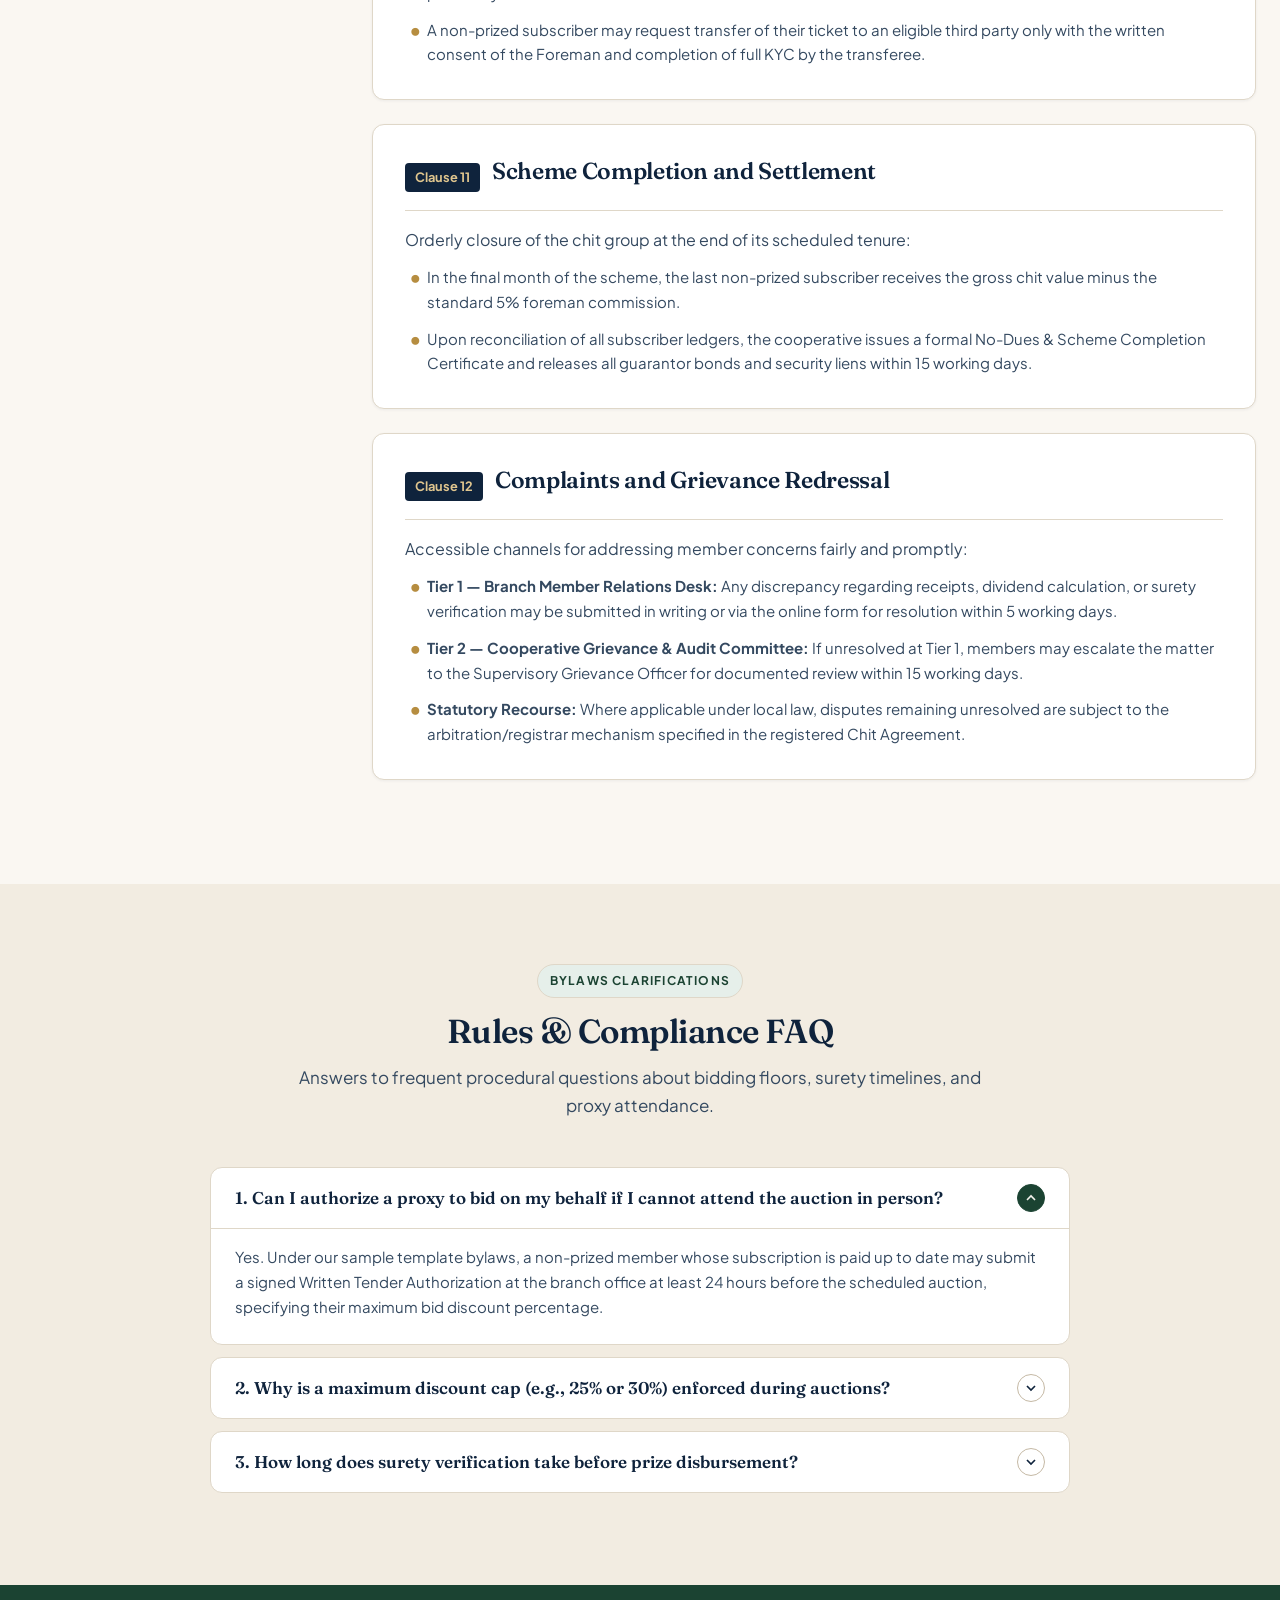
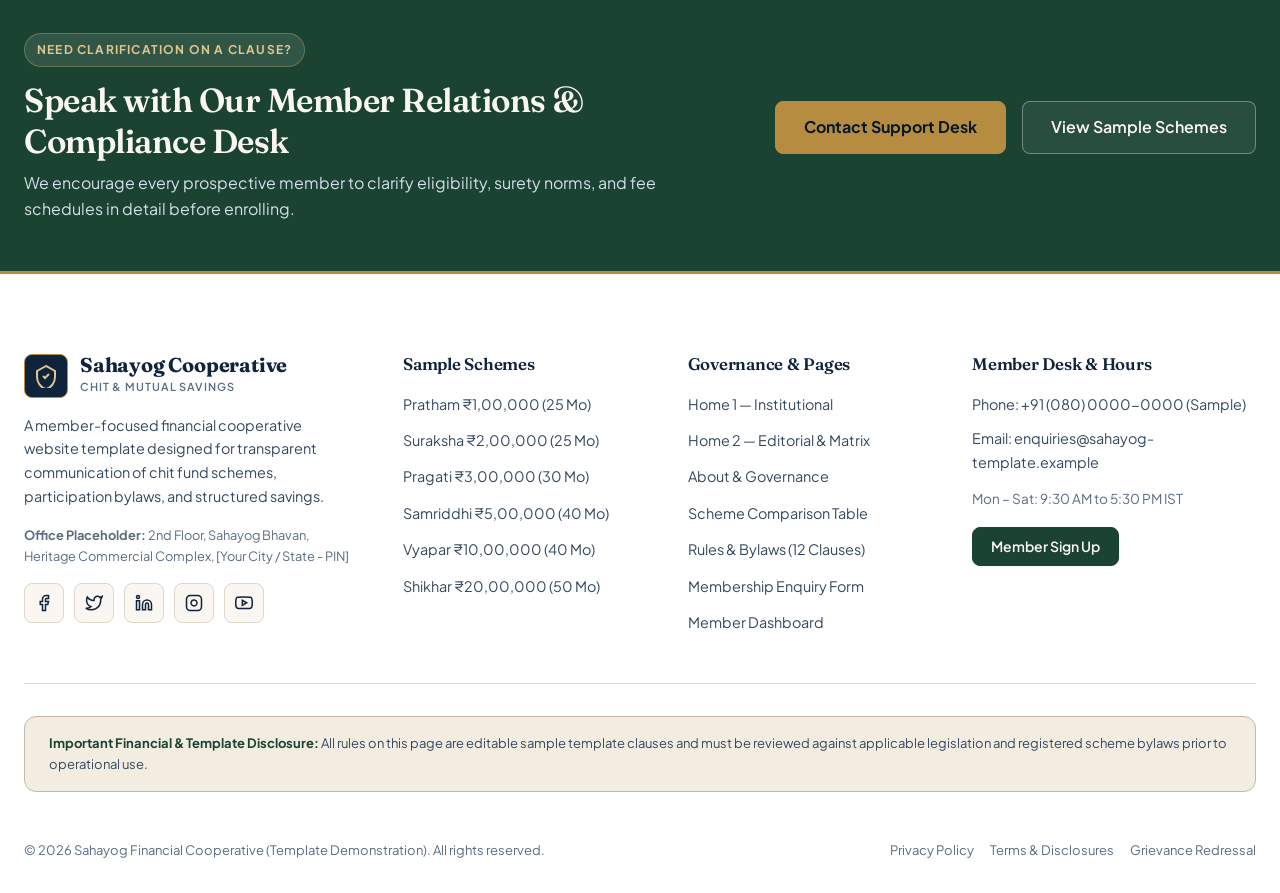
<file: rules.html>
<!DOCTYPE html>
<html lang="en" data-theme="light" dir="ltr">
<head>
  <meta charset="UTF-8" />
  <meta name="viewport" content="width=device-width, initial-scale=1.0" />
  <title>Membership Rules &amp; Scheme Bylaws | Sahayog Financial Cooperative</title>
  <meta name="description" content="Complete 12-section guide to membership eligibility, monthly instalment deadlines, auction procedures, prize deductions, foreman duties, and grievance redressal." />
  <link rel="icon" type="image/svg+xml" href="assets/images/favicon.svg" />
  <link rel="stylesheet" href="assets/css/styles.css" />
  <script src="assets/js/schemes-data.js" defer></script>
  <script src="assets/js/main.js" defer></script>
</head>
<body>

  <!-- Mandatory Sticky Navbar (Comes down smoothly on scroll) -->
  <header class="site-header">
    <div class="container navbar">
      <a href="index.html" class="brand-logo" aria-label="Sahayog Financial Cooperative Home">
        <span class="brand-emblem" aria-hidden="true">
          <svg width="24" height="24" viewBox="0 0 24 24" fill="none" stroke="currentColor" stroke-width="2">
            <path d="M12 2L3 7v6c0 5.55 3.84 10.74 9 12 5.16-1.26 9-6.45 9-12V7l-9-5z"/>
            <path d="M9 12l2 2 4-4"/>
          </svg>
        </span>
        <span class="brand-text">
          <span class="brand-name">Sahayog Cooperative</span>
          <span class="brand-tagline">Chit &amp; Mutual Savings</span>
        </span>
      </a>

      <div class="mobile-nav-controls">
        <button type="button" class="hamburger-btn" id="hamburgerBtn" aria-expanded="false" aria-controls="navMenuWrapper" aria-label="Open navigation menu">
          <svg class="icon-menu" width="22" height="22" viewBox="0 0 24 24" fill="none" stroke="currentColor" stroke-width="2"><line x1="3" y1="6" x2="21" y2="6"/><line x1="3" y1="12" x2="21" y2="12"/><line x1="3" y1="18" x2="21" y2="18"/></svg>
          <svg class="icon-close" width="22" height="22" viewBox="0 0 24 24" fill="none" stroke="currentColor" stroke-width="2"><line x1="18" y1="6" x2="6" y2="18"/><line x1="6" y1="6" x2="18" y2="18"/></svg>
        </button>
      </div>

      <div class="nav-menu-wrapper" id="navMenuWrapper">
        <nav aria-label="Primary Navigation">
          <ul class="nav-list">
            <li class="nav-item dropdown">
              <button type="button" class="dropdown-toggle" aria-expanded="false" aria-haspopup="true">
                <span>Home</span>
                <svg class="dropdown-chevron" viewBox="0 0 24 24" fill="none" stroke="currentColor" stroke-width="2.5"><polyline points="6 9 12 15 18 9"/></svg>
              </button>
              <div class="dropdown-menu" role="menu">
                <a href="index.html" class="dropdown-link" role="menuitem">
                  <span class="dropdown-link-title">Home 1 — Institutional</span>
                  <span class="dropdown-link-desc">Classic cooperative overview &amp; featured schemes</span>
                </a>
                <a href="home-2.html" class="dropdown-link" role="menuitem">
                  <span class="dropdown-link-title">Home 2 — Editorial &amp; Matrix</span>
                  <span class="dropdown-link-desc">Interactive scheme estimator &amp; comparison focus</span>
                </a>
              </div>
            </li>
            <li class="nav-item"><a href="about.html" class="nav-link">About</a></li>
            <li class="nav-item"><a href="schemes.html" class="nav-link">Schemes</a></li>
            <li class="nav-item"><a href="rules.html" class="nav-link active">Rules</a></li>
            <li class="nav-item"><a href="contact.html" class="nav-link">Contact</a></li>
            <li class="nav-item"><a href="dashboard.html" class="nav-link">Dashboard</a></li>
          </ul>
        </nav>

        <div class="nav-actions">
          <button type="button" class="rtl-toggle-btn" data-rtl-toggle aria-label="Toggle RTL layout" title="Toggle RTL layout">RTL</button>
          <button type="button" class="theme-toggle-btn theme-toggle-desktop" data-theme-toggle aria-label="Toggle color theme">
            <svg class="icon-moon" width="18" height="18" viewBox="0 0 24 24" fill="none" stroke="currentColor" stroke-width="2"><path d="M21 12.79A9 9 0 1 1 11.21 3 7 7 0 0 0 21 12.79z"/></svg>
            <svg class="icon-sun" width="18" height="18" viewBox="0 0 24 24" fill="none" stroke="currentColor" stroke-width="2"><circle cx="12" cy="12" r="5"/><line x1="12" y1="1" x2="12" y2="3"/><line x1="12" y1="21" x2="12" y2="23"/><line x1="4.22" y1="4.22" x2="5.64" y2="5.64"/><line x1="18.36" y1="18.36" x2="19.78" y2="19.78"/><line x1="1" y1="12" x2="3" y2="12"/><line x1="21" y1="12" x2="23" y2="12"/><line x1="4.22" y1="19.78" x2="5.64" y2="18.36"/><line x1="18.36" y1="5.64" x2="19.78" y2="4.22"/></svg>
          </button>
          <a href="signup.html" class="btn btn-primary btn-sm">Sign Up</a>
        </div>
      </div>
    </div>
  </header>

  <main>
    <!-- PAGE HERO (UNIFORM EXACT HEIGHT ACROSS ALL INNER PAGES) -->
    <section class="page-hero" aria-labelledby="rulesPageHeading">
      <div class="container">
        <div class="page-hero-content">
          <span class="eyebrow">Editable Governance &amp; Participation Handbook</span>
          <h1 id="rulesPageHeading">Membership Rules, Auction Procedures &amp; Scheme Bylaws</h1>
          <p>
            A trustworthy chit group relies on every participant understanding the rules before joining. Review all twelve sections covering eligibility, payment deadlines, auction bidding bounds, deductions, and dispute resolution.
          </p>
        </div>
      </div>
    </section>

    <!-- DOWNLOADABLE DOCUMENT PLACEHOLDER & JURISDICTION NOTICE -->
    <section class="section-sm bg-secondary" aria-label="Downloadable Rules Document and Legal Notice">
      <div class="container">
        <div class="form-card" style="border-left: 5px solid var(--brand-gold); display: flex; flex-wrap: wrap; align-items: center; justify-content: space-between; gap: 1.5rem;">
          <div style="max-width: 700px;">
            <span class="scheme-category-tag" style="margin-bottom: 8px; display: inline-block;">Important Template Legal Notice</span>
            <h2 style="font-size: 1.35rem; margin-bottom: 6px;">Downloadable Rules &amp; Agreement Checklist Placeholder</h2>
            <p style="font-size: 0.92rem;">
              The rules presented on this page are <strong>editable template content</strong> designed for customization. Before launching any live scheme, your cooperative must review and replace these clauses with your jurisdiction-compliant bylaws and actual registered Chit Agreement documents.
            </p>
            <p id="rulesDownloadFeedback" style="display: none; margin-top: 10px; font-size: 0.85rem; font-weight: 600; color: var(--brand-forest);"></p>
          </div>
          <div style="display: flex; flex-wrap: wrap; gap: 10px;">
            <button type="button" class="btn btn-primary" id="downloadRulesChecklistBtn">
              <svg width="18" height="18" viewBox="0 0 24 24" fill="none" stroke="currentColor" stroke-width="2"><path d="M21 15v4a2 2 0 0 1-2 2H5a2 2 0 0 1-2-2v-4"/><polyline points="7 10 12 15 17 10"/><line x1="12" y1="15" x2="12" y2="3"/></svg>
              <span>Download Sample Rules (.TXT)</span>
            </button>
            <button type="button" class="btn btn-outline" data-open-modal="printableBylawsModal">
              Preview Document Summary
            </button>
          </div>
        </div>
      </div>
    </section>

    <!-- 12 STRUCTURED RULES SECTIONS WITH STICKY TOC -->
    <section class="section" aria-label="Twelve Clauses of Cooperative Rules">
      <div class="container rules-layout">
        <!-- Sticky Sidebar TOC -->
        <aside class="rules-sidebar" aria-label="Rules Table of Contents">
          <h2 class="rules-sidebar-title">12 Bylaw Clauses</h2>
          <nav>
            <ul class="rules-toc-list">
              <li><a href="#clause-1" class="rules-toc-link">01. Membership Eligibility</a></li>
              <li><a href="#clause-2" class="rules-toc-link">02. Registration &amp; Documentation</a></li>
              <li><a href="#clause-3" class="rules-toc-link">03. Contribution &amp; Deadlines</a></li>
              <li><a href="#clause-4" class="rules-toc-link">04. Late Payment &amp; Charges</a></li>
              <li><a href="#clause-5" class="rules-toc-link">05. Auction or Draw Procedures</a></li>
              <li><a href="#clause-6" class="rules-toc-link">06. Prize Amount &amp; Deductions</a></li>
              <li><a href="#clause-7" class="rules-toc-link">07. Member Responsibilities</a></li>
              <li><a href="#clause-8" class="rules-toc-link">08. Foreman Responsibilities</a></li>
              <li><a href="#clause-9" class="rules-toc-link">09. Default &amp; Non-Payment</a></li>
              <li><a href="#clause-10" class="rules-toc-link">10. Nominee &amp; Transfer Rules</a></li>
              <li><a href="#clause-11" class="rules-toc-link">11. Completion &amp; Settlement</a></li>
              <li><a href="#clause-12" class="rules-toc-link">12. Complaints &amp; Grievance</a></li>
            </ul>
          </nav>
        </aside>

        <!-- Rules Clauses Content -->
        <div class="rules-content-column">
          <!-- Clause 1 -->
          <article class="rule-section-card" id="clause-1">
            <div class="rule-section-header">
              <span class="rule-clause-badge">Clause 01</span>
              <h3>Membership Eligibility</h3>
            </div>
            <p>Participation in any chit scheme organized by the cooperative is open strictly to individuals and eligible entities who satisfy the cooperative's admission criteria:</p>
            <ul class="rule-points-list">
              <li>Applicants must be at least 18 years of age, of sound legal capacity, and residing or operating a verifiable trade within the cooperative's operational area.</li>
              <li>The applicant's recurring monthly disposable income or business cash flow must comfortably cover the gross monthly instalment of the chosen scheme tier.</li>
              <li>Admission to a specific chit group is subject to verification of identity, address, banking track record, and approval by the Foreman / Enrolment Committee.</li>
            </ul>
          </article>

          <!-- Clause 2 -->
          <article class="rule-section-card" id="clause-2">
            <div class="rule-section-header">
              <span class="rule-clause-badge">Clause 02</span>
              <h3>Registration and Documentation</h3>
            </div>
            <p>Prior to ticket allotment in any chit group, every prospective subscriber must complete formal documentation:</p>
            <ul class="rule-points-list">
              <li>Submission of the Membership Application Form along with self-attested copies of official Government Photo ID and current Residence Proof.</li>
              <li>Proof of income or financial standing (latest salary slips, 6-to-12-month bank statement, or business ITR/registration as applicable to the scheme tier).</li>
              <li>Execution of the duplicate Chit Agreement acknowledging the gross value, instalment count, foreman commission, auction schedule, and surety conditions.</li>
              <li>Payment of the one-time sample documentation and passbook issuance charge as specified in the scheme schedule.</li>
            </ul>
          </article>

          <!-- Clause 3 -->
          <article class="rule-section-card" id="clause-3">
            <div class="rule-section-header">
              <span class="rule-clause-badge">Clause 03</span>
              <h3>Contribution and Instalment Deadlines</h3>
            </div>
            <p>Timely remittance of monthly subscriptions is the foundation of a cooperative chit pool:</p>
            <ul class="rule-points-list">
              <li>Monthly instalments fall due on the date printed in the scheme passbook, typically at least three (3) working days prior to the scheduled monthly auction.</li>
              <li>Subscriptions may be paid via crossed cheque, demand draft, NEFT/RTGS/UPI transfer to the designated cooperative group collection account, or at the branch counter against an official numbered receipt.</li>
              <li>Only non-prized subscribers whose instalments are paid in full up to the current cycle are eligible to participate in that month's auction or draw.</li>
            </ul>
          </article>

          <!-- Clause 4 -->
          <article class="rule-section-card" id="clause-4">
            <div class="rule-section-header">
              <span class="rule-clause-badge">Clause 04</span>
              <h3>Late Payment Rules and Applicable Charges</h3>
            </div>
            <p>To protect punctual members and ensure timely prize disbursal, overdue subscriptions are governed by clear sample rules:</p>
            <ul class="rule-points-list">
              <li>A grace window of seven (7) calendar days from the published due date is permitted for non-prized members (though auction participation requires payment before the auction hour).</li>
              <li>Payments received after the grace window attract a flat administrative notice charge (sample ₹50 to ₹400 depending on tier) plus overdue interest at the sample template rate (1.0% to 1.5% per month) as stipulated in the registered agreement.</li>
              <li>Persistent delay by a non-prized subscriber across consecutive months may result in forfeiture of dividend eligibility for the delayed cycle.</li>
            </ul>
          </article>

          <!-- Clause 5 -->
          <article class="rule-section-card" id="clause-5">
            <div class="rule-section-header">
              <span class="rule-clause-badge">Clause 05</span>
              <h3>Auction or Draw Procedures</h3>
            </div>
            <p>Each monthly cycle features a transparent procedure to determine the prized subscriber:</p>
            <ul class="rule-points-list">
              <li>Auctions are conducted on the fixed monthly date and time at the branch hall (or recorded hybrid session) in the presence of participating subscribers.</li>
              <li>Eligible non-prized members bid a discount percentage on the gross chit value, starting from the 5% minimum floor (Foreman Commission) up to the scheme's maximum ceiling (e.g., 25%, 30%, or 35% sample cap).</li>
              <li>The member offering the highest discount within the permitted ceiling is declared the Prized Subscriber for that month.</li>
              <li>Where two or more eligible subscribers offer the identical maximum ceiling discount, the Prized Subscriber is selected by an open, witnessed lot draw among those tied bidders.</li>
            </ul>
          </article>

          <!-- Clause 6 -->
          <article class="rule-section-card" id="clause-6">
            <div class="rule-section-header">
              <span class="rule-clause-badge">Clause 06</span>
              <h3>Prize Amount and Applicable Deductions</h3>
            </div>
            <p>Calculation of the net prize payout and member dividend follows a transparent formula:</p>
            <ul class="rule-points-list">
              <li><strong>Prize Amount Formula:</strong> Gross Chit Value minus the Winning Bid Discount.</li>
              <li><strong>Foreman Commission Deduction:</strong> 5% of the Gross Chit Value (sample template rate) is retained by the Foreman toward group management, accounting, and statutory administration.</li>
              <li><strong>Dividend Distribution:</strong> The balance of the winning discount (Winning Bid Discount minus 5% Foreman Commission) is divided equally among all subscribers in the group and credited to reduce their next month's payable subscription.</li>
              <li>Applicable statutory verification or stamp/documentation charges for surety execution are borne by the prized subscriber at actuals.</li>
            </ul>
          </article>

          <!-- Clause 7 -->
          <article class="rule-section-card" id="clause-7">
            <div class="rule-section-header">
              <span class="rule-clause-badge">Clause 07</span>
              <h3>Member Responsibilities</h3>
            </div>
            <p>Every subscriber entering a group assumes reciprocal obligations toward fellow members:</p>
            <ul class="rule-points-list">
              <li>Both non-prized and prized subscribers must remit every monthly instalment until the final termination month of the group.</li>
              <li>Upon winning an auction or draw, the prized subscriber must furnish acceptable sureties (guarantors or collateral/deposit security covering future unpaid instalments) within the stipulated verification window prior to disbursement.</li>
              <li>Members must promptly notify the branch of any change in residential address, bank account, mobile number, or guarantor status.</li>
            </ul>
          </article>

          <!-- Clause 8 -->
          <article class="rule-section-card" id="clause-8">
            <div class="rule-section-header">
              <span class="rule-clause-badge">Clause 08</span>
              <h3>Foreman Responsibilities</h3>
            </div>
            <p>The Foreman serves as the administrative fiduciary for each chit group:</p>
            <ul class="rule-points-list">
              <li>Maintaining complete, accurate subscriber registers, passbooks, receipt books, and monthly auction minutes.</li>
              <li>Conducting auctions punctually on the announced schedule and circulating dividend notices to all subscribers.</li>
              <li>Verifying sureties fairly and disbursing the net prize amount via traceable bank transfer within the timeframe prescribed in the scheme agreement once sureties are approved.</li>
              <li>Replacing defaulting non-prized subscribers in accordance with the bylaws so that group liquidity remains uninterrupted.</li>
            </ul>
          </article>

          <!-- Clause 9 -->
          <article class="rule-section-card" id="clause-9">
            <div class="rule-section-header">
              <span class="rule-clause-badge">Clause 09</span>
              <h3>Default and Non-Payment Procedures</h3>
            </div>
            <p>Clear procedures govern defaults by either non-prized or prized subscribers:</p>
            <ul class="rule-points-list">
              <li><strong>Non-Prized Default:</strong> If a non-prized subscriber fails to remit instalments for three (3) consecutive months despite written notice, the Foreman may remove the defaulting subscriber from the register and induct a substitute member. The net actual amount contributed by the removed subscriber (less the 5% foreman fee and documented damages) is refunded upon substitution or at scheme termination per the registered agreement.</li>
              <li><strong>Prized Subscriber Default:</strong> If a prized subscriber defaults after receiving the prize payout, all remaining future instalments become recoverable from the subscriber and their co-signing sureties/collateral after due written notice.</li>
            </ul>
          </article>

          <!-- Clause 10 -->
          <article class="rule-section-card" id="clause-10">
            <div class="rule-section-header">
              <span class="rule-clause-badge">Clause 10</span>
              <h3>Nominee and Transfer Provisions</h3>
            </div>
            <p>Provisions for continuity, assignment, or nomination of a member's ticket:</p>
            <ul class="rule-points-list">
              <li>Every subscriber must designate a legal nominee at the time of enrolment. In the unfortunate event of a non-prized subscriber's demise, the nominee may either continue the ticket (subject to eligibility) or claim settlement per the bylaws.</li>
              <li>A non-prized subscriber may request transfer of their ticket to an eligible third party only with the written consent of the Foreman and completion of full KYC by the transferee.</li>
            </ul>
          </article>

          <!-- Clause 11 -->
          <article class="rule-section-card" id="clause-11">
            <div class="rule-section-header">
              <span class="rule-clause-badge">Clause 11</span>
              <h3>Scheme Completion and Settlement</h3>
            </div>
            <p>Orderly closure of the chit group at the end of its scheduled tenure:</p>
            <ul class="rule-points-list">
              <li>In the final month of the scheme, the last non-prized subscriber receives the gross chit value minus the standard 5% foreman commission.</li>
              <li>Upon reconciliation of all subscriber ledgers, the cooperative issues a formal No-Dues &amp; Scheme Completion Certificate and releases all guarantor bonds and security liens within 15 working days.</li>
            </ul>
          </article>

          <!-- Clause 12 -->
          <article class="rule-section-card" id="clause-12">
            <div class="rule-section-header">
              <span class="rule-clause-badge">Clause 12</span>
              <h3>Complaints and Grievance Redressal</h3>
            </div>
            <p>Accessible channels for addressing member concerns fairly and promptly:</p>
            <ul class="rule-points-list">
              <li><strong>Tier 1 — Branch Member Relations Desk:</strong> Any discrepancy regarding receipts, dividend calculation, or surety verification may be submitted in writing or via the online form for resolution within 5 working days.</li>
              <li><strong>Tier 2 — Cooperative Grievance &amp; Audit Committee:</strong> If unresolved at Tier 1, members may escalate the matter to the Supervisory Grievance Officer for documented review within 15 working days.</li>
              <li><strong>Statutory Recourse:</strong> Where applicable under local law, disputes remaining unresolved are subject to the arbitration/registrar mechanism specified in the registered Chit Agreement.</li>
            </ul>
          </article>
        </div>
      </div>
    </section>

    <!-- RULES FAQ SECTION -->
    <section class="section bg-secondary" aria-labelledby="rulesFaqHeading">
      <div class="container">
        <div class="section-header centered">
          <span class="eyebrow">Bylaws Clarifications</span>
          <h2 id="rulesFaqHeading" class="section-title">Rules &amp; Compliance FAQ</h2>
          <p class="section-subtitle">
            Answers to frequent procedural questions about bidding floors, surety timelines, and proxy attendance.
          </p>
        </div>

        <div class="faq-container">
          <div class="faq-item open">
            <button type="button" class="faq-trigger" aria-expanded="true">
              <span>1. Can I authorize a proxy to bid on my behalf if I cannot attend the auction in person?</span>
              <span class="faq-icon" aria-hidden="true">
                <svg width="16" height="16" viewBox="0 0 24 24" fill="none" stroke="currentColor" stroke-width="2.5"><polyline points="6 9 12 15 18 9"/></svg>
              </span>
            </button>
            <div class="faq-panel">
              Yes. Under our sample template bylaws, a non-prized member whose subscription is paid up to date may submit a signed Written Tender Authorization at the branch office at least 24 hours before the scheduled auction, specifying their maximum bid discount percentage.
            </div>
          </div>

          <div class="faq-item">
            <button type="button" class="faq-trigger" aria-expanded="false">
              <span>2. Why is a maximum discount cap (e.g., 25% or 30%) enforced during auctions?</span>
              <span class="faq-icon" aria-hidden="true">
                <svg width="16" height="16" viewBox="0 0 24 24" fill="none" stroke="currentColor" stroke-width="2.5"><polyline points="6 9 12 15 18 9"/></svg>
              </span>
            </button>
            <div class="faq-panel">
              A maximum bid ceiling prevents distressed or reckless bidding that could erode the prized subscriber's payout and heighten default risk for the entire group. If multiple members wish to bid the ceiling, a transparent lot draw ensures fair selection.
            </div>
          </div>

          <div class="faq-item">
            <button type="button" class="faq-trigger" aria-expanded="false">
              <span>3. How long does surety verification take before prize disbursement?</span>
              <span class="faq-icon" aria-hidden="true">
                <svg width="16" height="16" viewBox="0 0 24 24" fill="none" stroke="currentColor" stroke-width="2.5"><polyline points="6 9 12 15 18 9"/></svg>
              </span>
            </button>
            <div class="faq-panel">
              Once the prized subscriber submits complete guarantor or security documents, verification is typically completed within 7 to 10 working days, followed immediately by bank transfer of the net prize amount.
            </div>
          </div>
        </div>
      </div>
    </section>

    <!-- CONTACT SUPPORT CTA -->
    <section class="section-sm bg-forest-institutional" aria-labelledby="rulesSupportCta">
      <div class="container">
        <div style="display: flex; flex-wrap: wrap; align-items: center; justify-content: space-between; gap: 2rem;">
          <div style="max-width: 640px;">
            <span class="eyebrow">Need Clarification on a Clause?</span>
            <h2 id="rulesSupportCta" style="margin-bottom: 0.5rem;">Speak with Our Member Relations &amp; Compliance Desk</h2>
            <p>We encourage every prospective member to clarify eligibility, surety norms, and fee schedules in detail before enrolling.</p>
          </div>
          <div style="display: flex; gap: 1rem; flex-wrap: wrap;">
            <a href="contact.html" class="btn btn-gold btn-lg">Contact Support Desk</a>
            <a href="schemes.html" class="btn btn-outline-light btn-lg">View Sample Schemes</a>
          </div>
        </div>
      </div>
    </section>
  </main>

  <!-- Printable Bylaws Preview Modal -->
  <div class="modal-backdrop" id="printableBylawsModal" aria-hidden="true" role="dialog" aria-labelledby="printableModalTitle">
    <div class="modal-dialog">
      <div class="modal-header">
        <h3 id="printableModalTitle">Sample Bylaws Document Summary (Editable Placeholder)</h3>
        <button type="button" class="modal-close-btn" data-close-modal aria-label="Close modal">&times;</button>
      </div>
      <div style="background: var(--bg-secondary); padding: 1.25rem; border-radius: var(--radius-sm); border: 1px solid var(--border-subtle); margin-bottom: 1.25rem; font-size: 0.88rem;">
        <p style="margin-bottom: 0.75rem;"><strong>Document Ref:</strong> SHG-BYLAWS-TEMPLATE-2026 (Sample)</p>
        <p style="margin-bottom: 0.75rem;"><strong>Scope:</strong> Covers Clauses 01–12 including KYC Admission, 5% Foreman Commission Floor, 25%–35% Max Discount Ceiling, Surety Norms, and Two-Tier Grievance Redressal.</p>
        <p><strong>Customization Note:</strong> Replace this placeholder with your cooperative's registered PDF bylaws or use the "Download Sample Rules (.TXT)" button to save an offline text copy.</p>
      </div>
      <div style="display: flex; gap: 10px; justify-content: flex-end;">
        <button type="button" class="btn btn-outline btn-sm" data-close-modal>Close Preview</button>
      </div>
    </div>
  </div>

  <!-- MULTI-COLUMN FOOTER (WHITE BG IN LIGHTMODE + HOVER SOCIAL ICONS) -->
  <footer class="site-footer">
    <div class="container">
      <div class="footer-grid">
        <div>
          <a href="index.html" class="brand-logo" style="margin-bottom: 1rem;">
            <span class="brand-emblem" aria-hidden="true">
              <svg width="24" height="24" viewBox="0 0 24 24" fill="none" stroke="currentColor" stroke-width="2">
                <path d="M12 2L3 7v6c0 5.55 3.84 10.74 9 12 5.16-1.26 9-6.45 9-12V7l-9-5z"/>
                <path d="M9 12l2 2 4-4"/>
              </svg>
            </span>
            <span class="brand-text">
              <span class="brand-name">Sahayog Cooperative</span>
              <span class="brand-tagline">Chit &amp; Mutual Savings</span>
            </span>
          </a>
          <p style="font-size: 0.9rem; margin-bottom: 1rem;">
            A member-focused financial cooperative website template designed for transparent communication of chit fund schemes, participation bylaws, and structured savings.
          </p>
          <p style="font-size: 0.8rem; color: var(--text-muted); margin-bottom: 1rem;">
            <strong>Office Placeholder:</strong> 2nd Floor, Sahayog Bhavan, Heritage Commercial Complex, [Your City / State - PIN]
          </p>
          <div class="footer-social-links" aria-label="Cooperative Social Channels">
            <a href="#" class="social-icon-btn" aria-label="Facebook">
              <svg width="18" height="18" viewBox="0 0 24 24" fill="none" stroke="currentColor" stroke-width="2"><path d="M18 2h-3a5 5 0 0 0-5 5v3H7v4h3v8h4v-8h3l1-4h-4V7a1 1 0 0 1 1-1h3z"/></svg>
            </a>
            <a href="#" class="social-icon-btn" aria-label="Twitter / X">
              <svg width="18" height="18" viewBox="0 0 24 24" fill="none" stroke="currentColor" stroke-width="2"><path d="M23 3a10.9 10.9 0 0 1-3.14 1.53 4.48 4.48 0 0 0-7.86 3v1A10.66 10.66 0 0 1 3 4s-4 9 5 13a11.64 11.64 0 0 1-7 2c9 5 20 0 20-11.5a4.5 4.5 0 0 0-.08-.83A7.72 7.72 0 0 0 23 3z"/></svg>
            </a>
            <a href="#" class="social-icon-btn" aria-label="LinkedIn">
              <svg width="18" height="18" viewBox="0 0 24 24" fill="none" stroke="currentColor" stroke-width="2"><path d="M16 8a6 6 0 0 1 6 6v7h-4v-7a2 2 0 0 0-2-2 2 2 0 0 0-2 2v7h-4v-7a6 6 0 0 1 6-6z"/><rect x="2" y="9" width="4" height="12"/><circle cx="4" cy="4" r="2"/></svg>
            </a>
            <a href="#" class="social-icon-btn" aria-label="Instagram">
              <svg width="18" height="18" viewBox="0 0 24 24" fill="none" stroke="currentColor" stroke-width="2"><rect x="2" y="2" width="20" height="20" rx="5" ry="5"/><path d="M16 11.37A4 4 0 1 1 12.63 8 4 4 0 0 1 16 11.37z"/><line x1="17.5" y1="6.5" x2="17.51" y2="6.5"/></svg>
            </a>
            <a href="#" class="social-icon-btn" aria-label="YouTube">
              <svg width="18" height="18" viewBox="0 0 24 24" fill="none" stroke="currentColor" stroke-width="2"><path d="M22.54 6.42a2.78 2.78 0 0 0-1.94-2C18.88 4 12 4 12 4s-6.88 0-8.6.46a2.78 2.78 0 0 0-1.94 2A29 29 0 0 0 1 11.75a29 29 0 0 0 .46 5.33A2.78 2.78 0 0 0 3.4 19c1.72.46 8.6.46 8.6.46s6.88 0 8.6-.46a2.78 2.78 0 0 0 1.94-2 29 29 0 0 0 .46-5.25 29 29 0 0 0-.46-5.33z"/><polygon points="9.75 15.02 15.5 11.75 9.75 8.48 9.75 15.02"/></svg>
            </a>
          </div>
        </div>

        <div>
          <h3 class="footer-col-title">Sample Schemes</h3>
          <ul class="footer-links">
            <li><a href="schemes.html?highlight=pratham-1l#scheme-details-section">Pratham ₹1,00,000 (25 Mo)</a></li>
            <li><a href="schemes.html?highlight=suraksha-2l#scheme-details-section">Suraksha ₹2,00,000 (25 Mo)</a></li>
            <li><a href="schemes.html?highlight=pragati-3l#scheme-details-section">Pragati ₹3,00,000 (30 Mo)</a></li>
            <li><a href="schemes.html?highlight=samriddhi-5l#scheme-details-section">Samriddhi ₹5,00,000 (40 Mo)</a></li>
            <li><a href="schemes.html?highlight=vyapar-10l#scheme-details-section">Vyapar ₹10,00,000 (40 Mo)</a></li>
            <li><a href="schemes.html?highlight=shikhar-20l#scheme-details-section">Shikhar ₹20,00,000 (50 Mo)</a></li>
          </ul>
        </div>

        <div>
          <h3 class="footer-col-title">Governance &amp; Pages</h3>
          <ul class="footer-links">
            <li><a href="index.html">Home 1 — Institutional</a></li>
            <li><a href="home-2.html">Home 2 — Editorial &amp; Matrix</a></li>
            <li><a href="about.html">About &amp; Governance</a></li>
            <li><a href="schemes.html">Scheme Comparison Table</a></li>
            <li><a href="rules.html">Rules &amp; Bylaws (12 Clauses)</a></li>
            <li><a href="contact.html">Membership Enquiry Form</a></li>
            <li><a href="dashboard.html">Member Dashboard</a></li>
          </ul>
        </div>

        <div>
          <h3 class="footer-col-title">Member Desk &amp; Hours</h3>
          <ul class="footer-links" style="margin-bottom: 1rem;">
            <li><a href="tel:+918000000000">Phone: +91 (080) 0000-0000 (Sample)</a></li>
            <li><a href="mailto:enquiries@sahayog-template.example">Email: enquiries@sahayog-template.example</a></li>
            <li><span style="font-size: 0.85rem; color: var(--text-muted);">Mon – Sat: 9:30 AM to 5:30 PM IST</span></li>
          </ul>
          <div style="display: flex; gap: 8px; flex-wrap: wrap;">
            <a href="signup.html" class="btn btn-primary btn-sm">Member Sign Up</a>
          </div>
        </div>
      </div>

      <div class="footer-disclosure-box">
        <strong>Important Financial &amp; Template Disclosure:</strong> All rules on this page are editable sample template clauses and must be reviewed against applicable legislation and registered scheme bylaws prior to operational use.
      </div>

      <div class="footer-bottom">
        <div>&copy; 2026 Sahayog Financial Cooperative (Template Demonstration). All rights reserved.</div>
        <div class="footer-legal-links">
          <a href="#privacyModal" data-open-modal="privacyModal">Privacy Policy</a>
          <a href="#termsModal" data-open-modal="termsModal">Terms &amp; Disclosures</a>
          <a href="rules.html#clause-12">Grievance Redressal</a>
        </div>
      </div>
    </div>
  </footer>

  <!-- Modals -->
  <div class="modal-backdrop" id="privacyModal" aria-hidden="true" role="dialog" aria-labelledby="privacyModalTitle">
    <div class="modal-dialog">
      <div class="modal-header">
        <h3 id="privacyModalTitle">Sample Privacy Policy Placeholder</h3>
        <button type="button" class="modal-close-btn" data-close-modal aria-label="Close modal">&times;</button>
      </div>
      <p style="margin-bottom: 1.5rem;">Editable Privacy Notice for template demonstration.</p>
      <button type="button" class="btn btn-primary btn-sm" data-close-modal>Close Window</button>
    </div>
  </div>

  <div class="modal-backdrop" id="termsModal" aria-hidden="true" role="dialog" aria-labelledby="termsModalTitle">
    <div class="modal-dialog">
      <div class="modal-header">
        <h3 id="termsModalTitle">Terms of Use &amp; Financial Disclosures</h3>
        <button type="button" class="modal-close-btn" data-close-modal aria-label="Close modal">&times;</button>
      </div>
      <p style="margin-bottom: 1.5rem;">All rules and scheme figures are editable sample data. No guaranteed returns are promised.</p>
      <button type="button" class="btn btn-primary btn-sm" data-close-modal>I Understand</button>
    </div>
  </div>

</body>
</html>
</file>
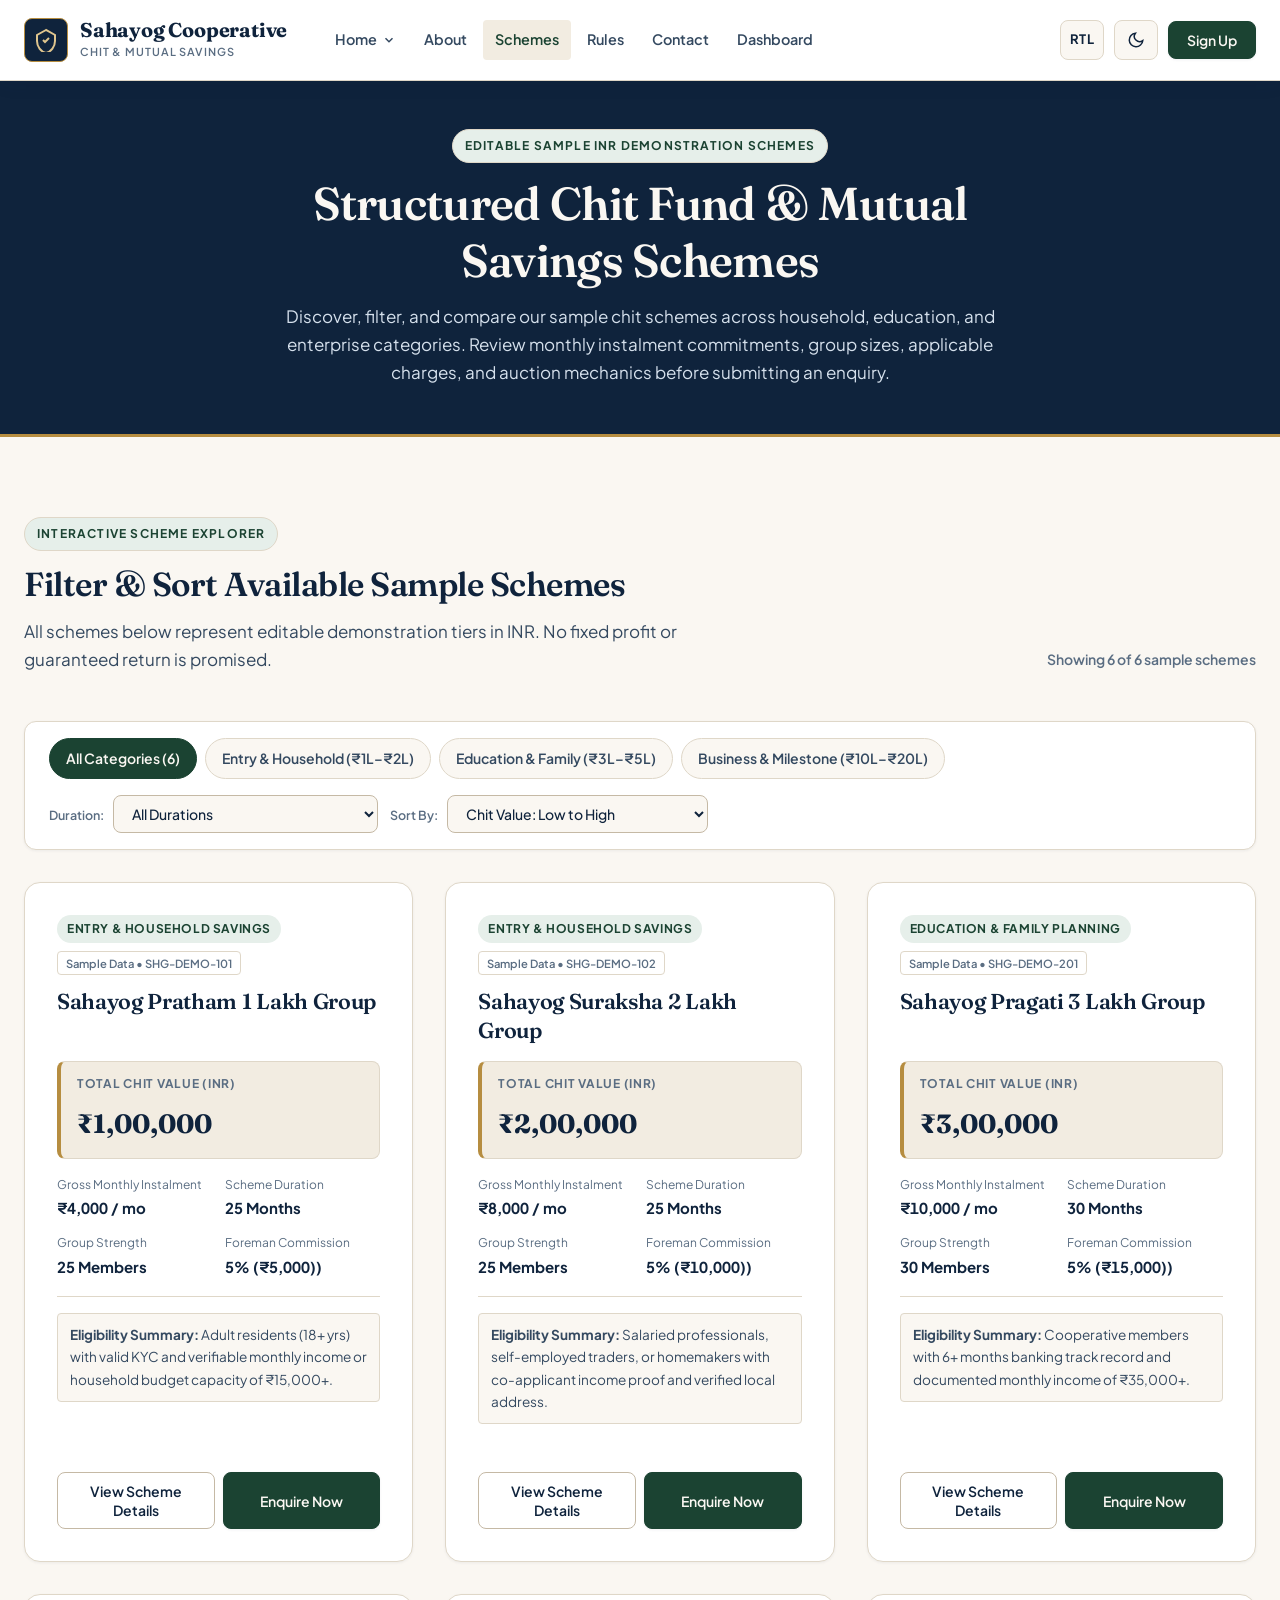
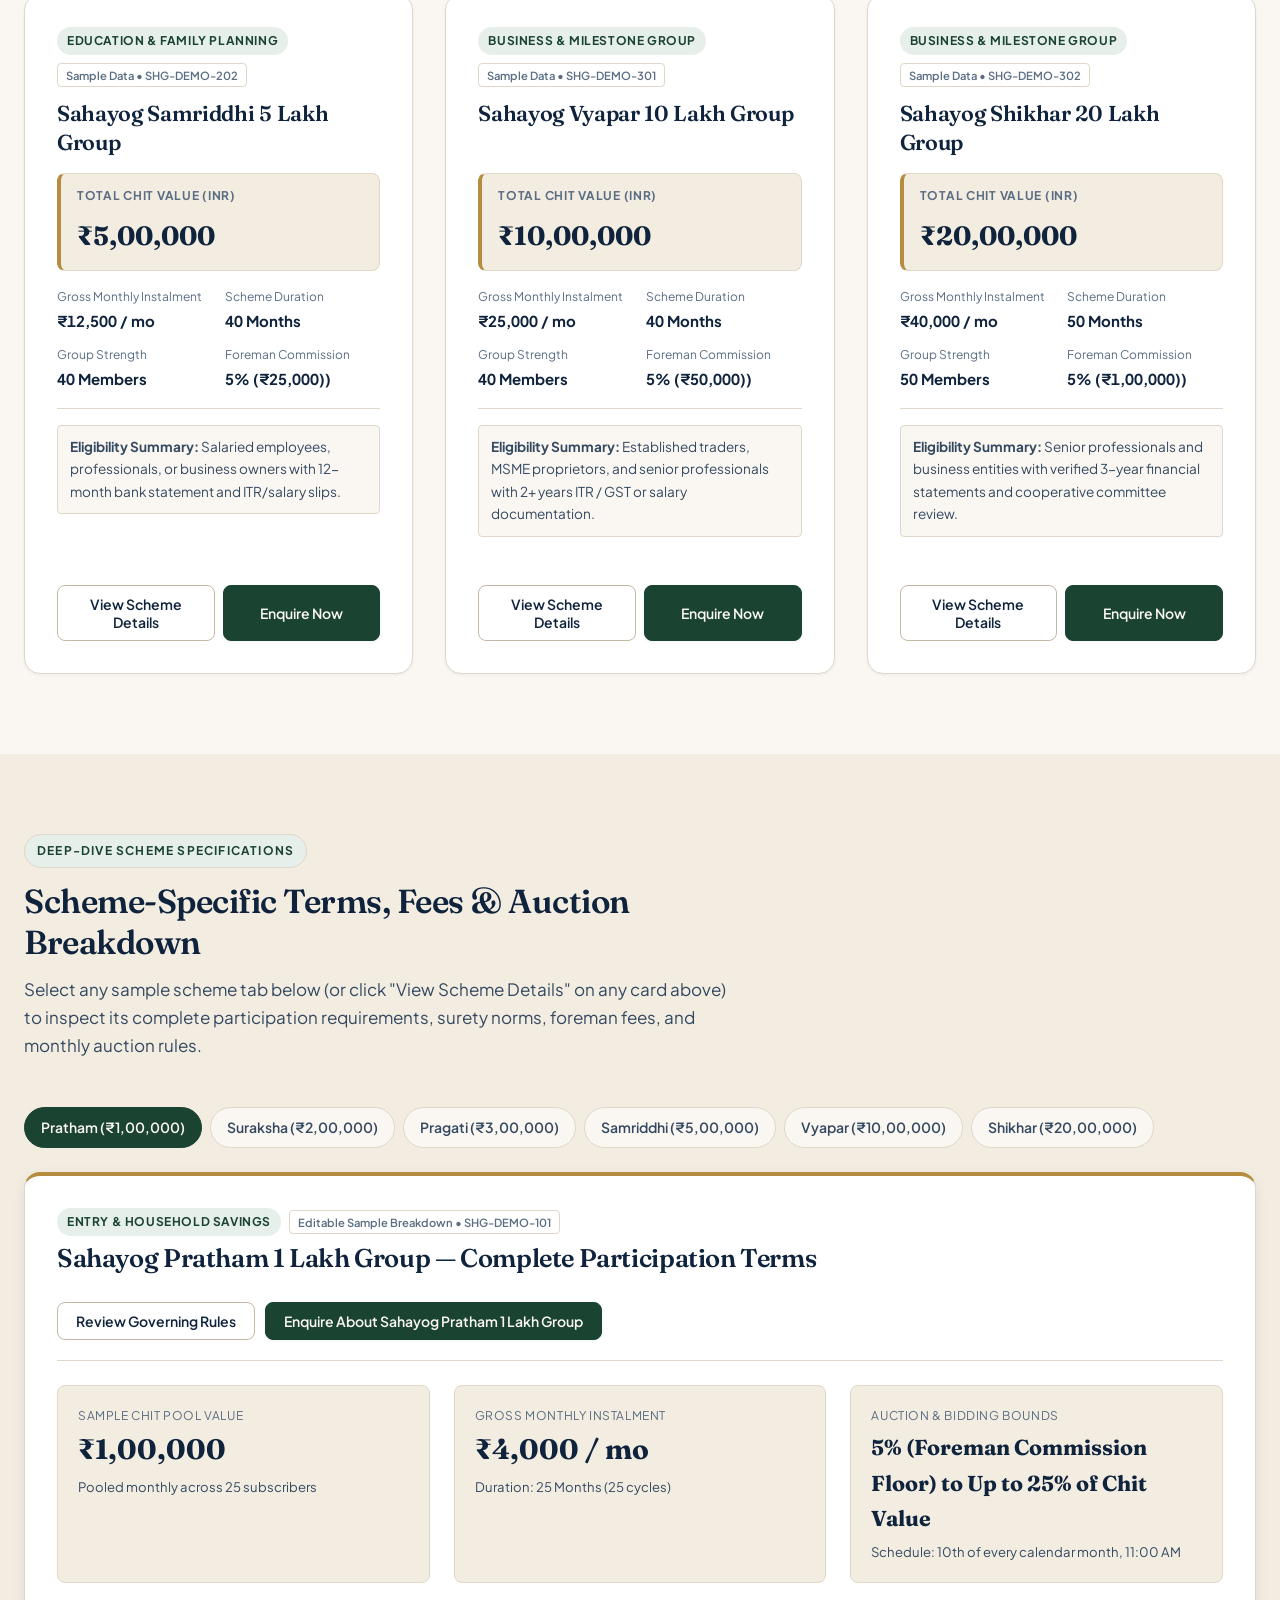
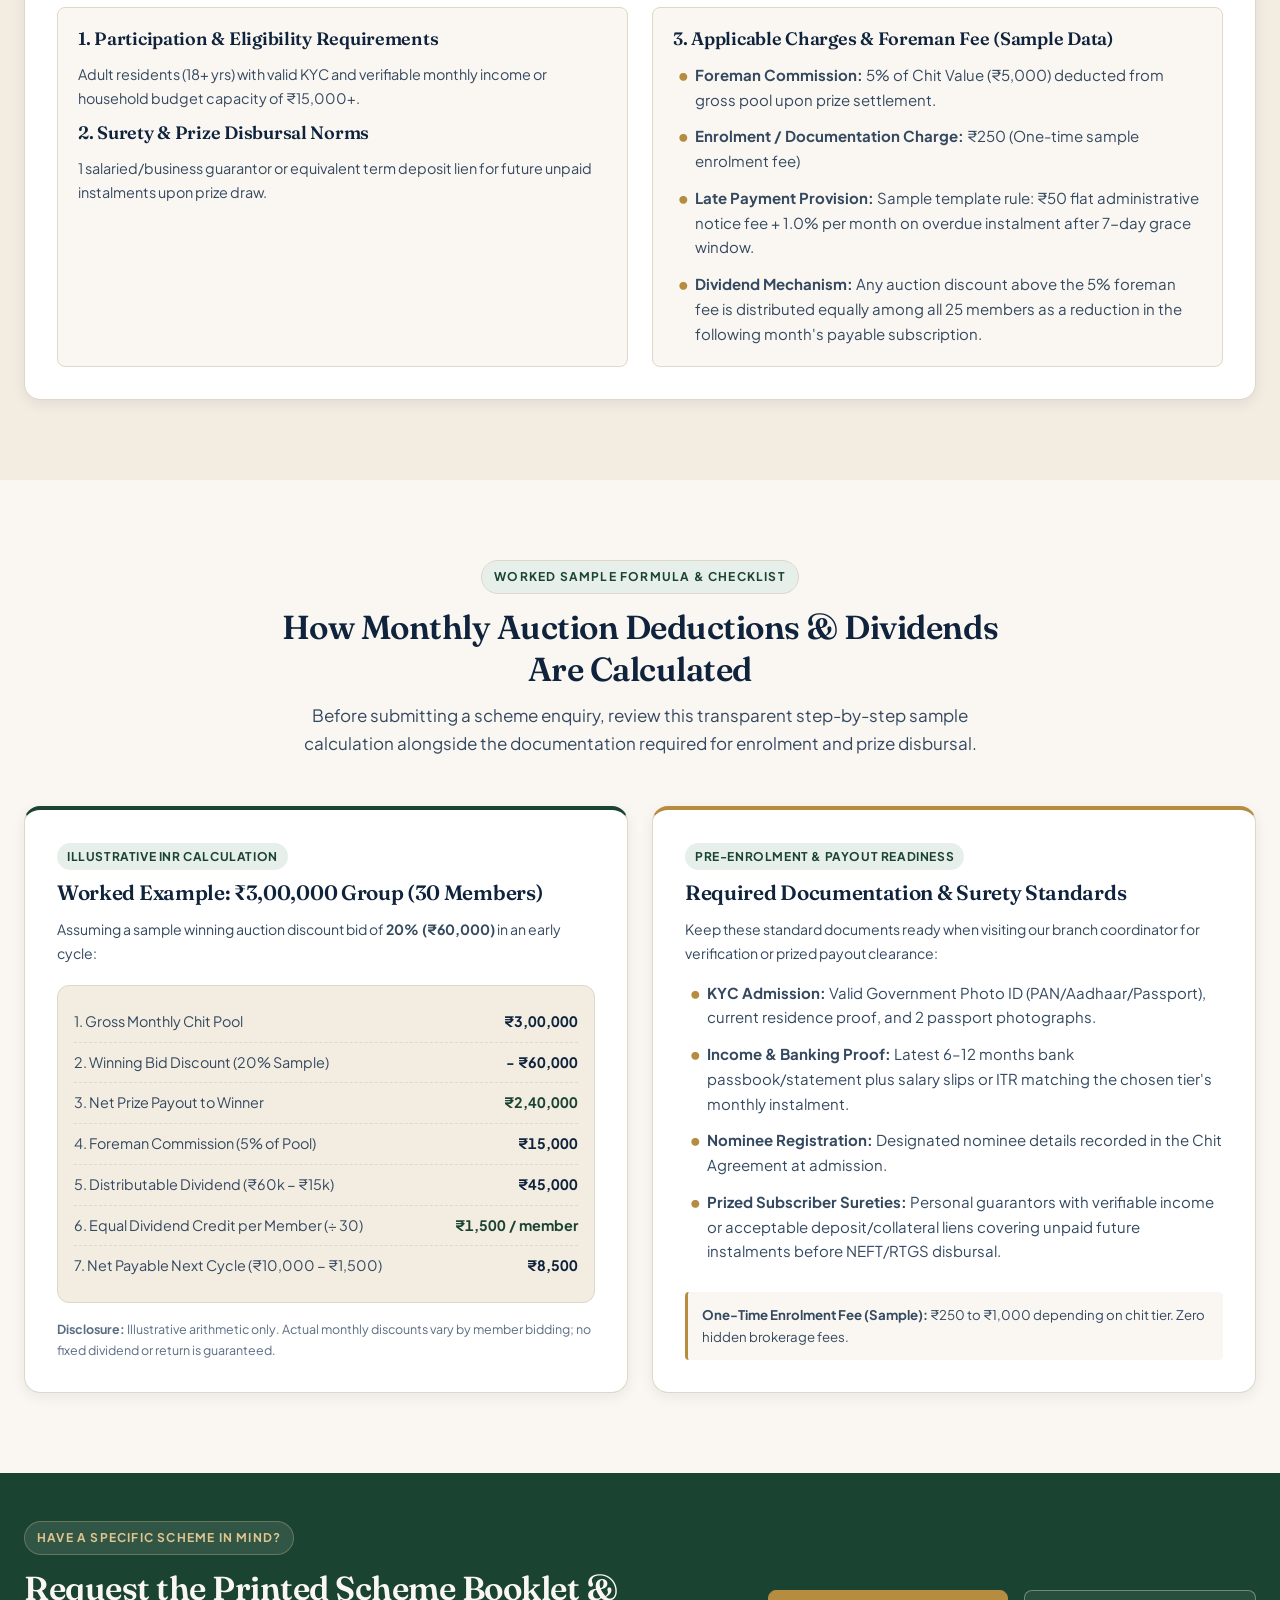
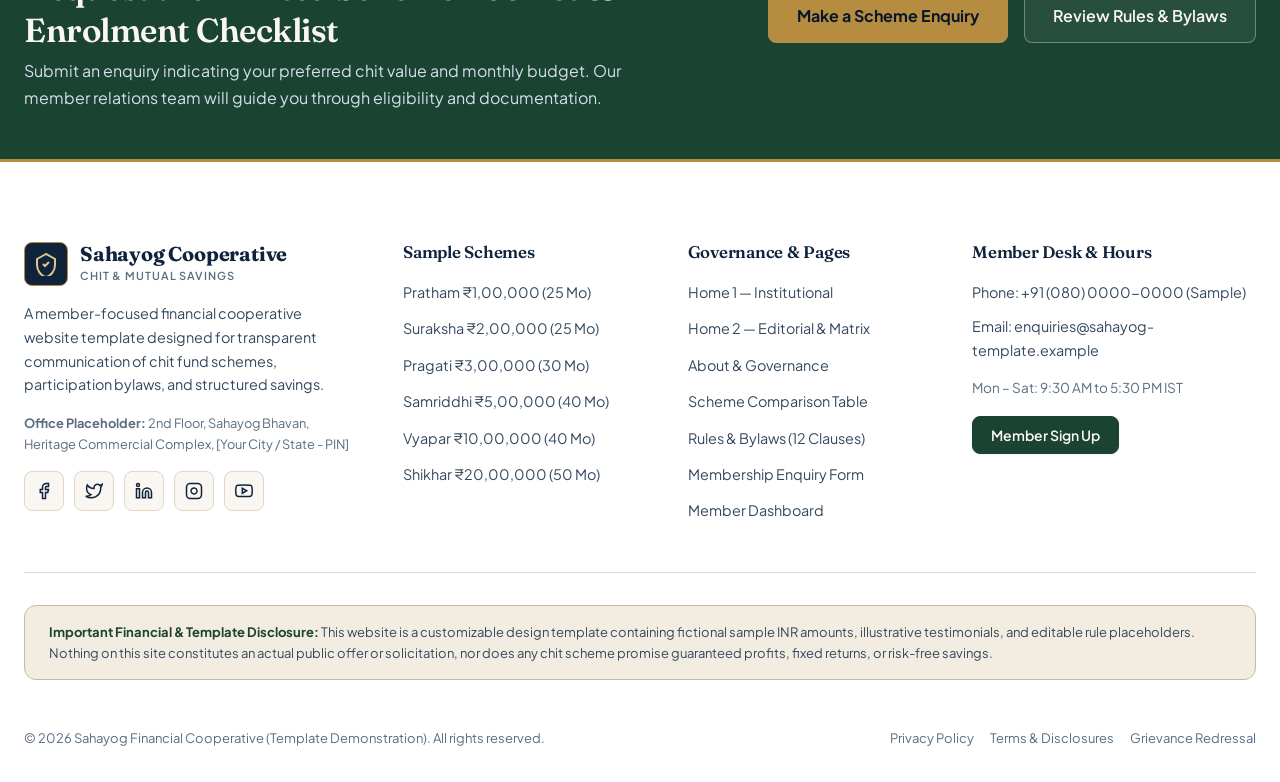
<file: schemes.html>
<!DOCTYPE html>
<html lang="en" data-theme="light" dir="ltr">
<head>
  <meta charset="UTF-8" />
  <meta name="viewport" content="width=device-width, initial-scale=1.0" />
  <title>Chit Schemes &amp; Comparison Directory | Sahayog Financial Cooperative</title>
  <meta name="description" content="Explore and compare structured sample chit schemes across household, education, and enterprise tiers. Review monthly instalments, durations, foreman fees, and auction rules." />
  <link rel="icon" type="image/svg+xml" href="assets/images/favicon.svg" />
  <link rel="stylesheet" href="assets/css/styles.css" />
  <script src="assets/js/schemes-data.js" defer></script>
  <script src="assets/js/main.js" defer></script>
</head>
<body>

  <!-- Mandatory Sticky Navbar (Comes down smoothly on scroll) -->
  <header class="site-header">
    <div class="container navbar">
      <a href="index.html" class="brand-logo" aria-label="Sahayog Financial Cooperative Home">
        <span class="brand-emblem" aria-hidden="true">
          <svg width="24" height="24" viewBox="0 0 24 24" fill="none" stroke="currentColor" stroke-width="2">
            <path d="M12 2L3 7v6c0 5.55 3.84 10.74 9 12 5.16-1.26 9-6.45 9-12V7l-9-5z"/>
            <path d="M9 12l2 2 4-4"/>
          </svg>
        </span>
        <span class="brand-text">
          <span class="brand-name">Sahayog Cooperative</span>
          <span class="brand-tagline">Chit &amp; Mutual Savings</span>
        </span>
      </a>

      <div class="mobile-nav-controls">
        <button type="button" class="hamburger-btn" id="hamburgerBtn" aria-expanded="false" aria-controls="navMenuWrapper" aria-label="Open navigation menu">
          <svg class="icon-menu" width="22" height="22" viewBox="0 0 24 24" fill="none" stroke="currentColor" stroke-width="2"><line x1="3" y1="6" x2="21" y2="6"/><line x1="3" y1="12" x2="21" y2="12"/><line x1="3" y1="18" x2="21" y2="18"/></svg>
          <svg class="icon-close" width="22" height="22" viewBox="0 0 24 24" fill="none" stroke="currentColor" stroke-width="2"><line x1="18" y1="6" x2="6" y2="18"/><line x1="6" y1="6" x2="18" y2="18"/></svg>
        </button>
      </div>

      <div class="nav-menu-wrapper" id="navMenuWrapper">
        <nav aria-label="Primary Navigation">
          <ul class="nav-list">
            <li class="nav-item dropdown">
              <button type="button" class="dropdown-toggle" aria-expanded="false" aria-haspopup="true">
                <span>Home</span>
                <svg class="dropdown-chevron" viewBox="0 0 24 24" fill="none" stroke="currentColor" stroke-width="2.5"><polyline points="6 9 12 15 18 9"/></svg>
              </button>
              <div class="dropdown-menu" role="menu">
                <a href="index.html" class="dropdown-link" role="menuitem">
                  <span class="dropdown-link-title">Home 1 — Institutional</span>
                  <span class="dropdown-link-desc">Classic cooperative overview &amp; featured schemes</span>
                </a>
                <a href="home-2.html" class="dropdown-link" role="menuitem">
                  <span class="dropdown-link-title">Home 2 — Editorial &amp; Matrix</span>
                  <span class="dropdown-link-desc">Interactive scheme estimator &amp; comparison focus</span>
                </a>
              </div>
            </li>
            <li class="nav-item"><a href="about.html" class="nav-link">About</a></li>
            <li class="nav-item"><a href="schemes.html" class="nav-link active">Schemes</a></li>
            <li class="nav-item"><a href="rules.html" class="nav-link">Rules</a></li>
            <li class="nav-item"><a href="contact.html" class="nav-link">Contact</a></li>
            <li class="nav-item"><a href="dashboard.html" class="nav-link">Dashboard</a></li>
          </ul>
        </nav>

        <div class="nav-actions">
          <button type="button" class="rtl-toggle-btn" data-rtl-toggle aria-label="Toggle RTL layout" title="Toggle RTL layout">RTL</button>
          <button type="button" class="theme-toggle-btn theme-toggle-desktop" data-theme-toggle aria-label="Toggle color theme">
            <svg class="icon-moon" width="18" height="18" viewBox="0 0 24 24" fill="none" stroke="currentColor" stroke-width="2"><path d="M21 12.79A9 9 0 1 1 11.21 3 7 7 0 0 0 21 12.79z"/></svg>
            <svg class="icon-sun" width="18" height="18" viewBox="0 0 24 24" fill="none" stroke="currentColor" stroke-width="2"><circle cx="12" cy="12" r="5"/><line x1="12" y1="1" x2="12" y2="3"/><line x1="12" y1="21" x2="12" y2="23"/><line x1="4.22" y1="4.22" x2="5.64" y2="5.64"/><line x1="18.36" y1="18.36" x2="19.78" y2="19.78"/><line x1="1" y1="12" x2="3" y2="12"/><line x1="21" y1="12" x2="23" y2="12"/><line x1="4.22" y1="19.78" x2="5.64" y2="18.36"/><line x1="18.36" y1="5.64" x2="19.78" y2="4.22"/></svg>
          </button>
          <a href="signup.html" class="btn btn-primary btn-sm">Sign Up</a>
        </div>
      </div>
    </div>
  </header>

  <main>
    <!-- PAGE HERO (UNIFORM EXACT HEIGHT ACROSS ALL INNER PAGES) -->
    <section class="page-hero" aria-labelledby="schemesPageTitle">
      <div class="container">
        <div class="page-hero-content">
          <span class="eyebrow">Editable Sample INR Demonstration Schemes</span>
          <h1 id="schemesPageTitle">Structured Chit Fund &amp; Mutual Savings Schemes</h1>
          <p>
            Discover, filter, and compare our sample chit schemes across household, education, and enterprise categories. Review monthly instalment commitments, group sizes, applicable charges, and auction mechanics before submitting an enquiry.
          </p>
        </div>
      </div>
    </section>

    <!-- 1. SCHEME DIRECTORY WITH FILTERING & SORTING -->
    <section class="section" id="scheme-directory" aria-labelledby="directoryHeading">
      <div class="container">
        <div class="section-header-split">
          <div class="header-copy">
            <span class="eyebrow">Interactive Scheme Explorer</span>
            <h2 id="directoryHeading" class="section-title">Filter &amp; Sort Available Sample Schemes</h2>
            <p class="section-subtitle">
              All schemes below represent editable demonstration tiers in INR. No fixed profit or guaranteed return is promised.
            </p>
          </div>
          <div>
            <span id="filteredSchemesCount" style="font-size: 0.875rem; font-weight: 600; color: var(--text-muted);">
              Showing 6 of 6 sample schemes
            </span>
          </div>
        </div>

        <!-- Filter & Sort Toolbar -->
        <div class="filter-toolbar" role="region" aria-label="Scheme Filtering and Sorting Controls">
          <div class="filter-pills-group" role="group" aria-label="Filter by scheme category">
            <button type="button" class="filter-btn active" data-filter-category="all">All Categories (6)</button>
            <button type="button" class="filter-btn" data-filter-category="entry">Entry &amp; Household (₹1L–₹2L)</button>
            <button type="button" class="filter-btn" data-filter-category="family">Education &amp; Family (₹3L–₹5L)</button>
            <button type="button" class="filter-btn" data-filter-category="enterprise">Business &amp; Milestone (₹10L–₹20L)</button>
          </div>

          <div class="filter-controls-right">
            <div>
              <label for="filterDurationSelect" style="font-size: 0.78rem; font-weight: 600; color: var(--text-muted); margin-right: 6px;">Duration:</label>
              <select id="filterDurationSelect" class="form-select-compact" aria-label="Filter by scheme duration">
                <option value="all">All Durations</option>
                <option value="25">25 Months (Short Tenure)</option>
                <option value="30-40">30 – 40 Months (Medium Tenure)</option>
                <option value="50">50 Months (Long Tenure)</option>
              </select>
            </div>

            <div>
              <label for="sortSchemesSelect" style="font-size: 0.78rem; font-weight: 600; color: var(--text-muted); margin-right: 6px;">Sort By:</label>
              <select id="sortSchemesSelect" class="form-select-compact" aria-label="Sort schemes">
                <option value="value-asc">Chit Value: Low to High</option>
                <option value="value-desc">Chit Value: High to Low</option>
                <option value="instalment-asc">Monthly Instalment: Low to High</option>
                <option value="duration-asc">Duration: Shortest First</option>
              </select>
            </div>
          </div>
        </div>

        <!-- Dynamic Scheme Cards Grid -->
        <div class="schemes-grid" id="schemesDirectoryGrid" aria-live="polite">
          <!-- Populated dynamically by main.js from window.SAHAYOG_SCHEMES -->
        </div>
      </div>
    </section>

    <!-- 2. SCHEME-SPECIFIC DETAIL INSPECTOR SECTION -->
    <section class="section bg-secondary" id="scheme-details-section" aria-labelledby="detailInspectorHeading">
      <div class="container">
        <div class="section-header">
          <span class="eyebrow">Deep-Dive Scheme Specifications</span>
          <h2 id="detailInspectorHeading" class="section-title">Scheme-Specific Terms, Fees &amp; Auction Breakdown</h2>
          <p class="section-subtitle">
            Select any sample scheme tab below (or click "View Scheme Details" on any card above) to inspect its complete participation requirements, surety norms, foreman fees, and monthly auction rules.
          </p>
        </div>

        <!-- Scheme Selector Tabs -->
        <div class="filter-pills-group" style="margin-bottom: 1.5rem;" role="tablist" aria-label="Select scheme for detailed breakdown">
          <button type="button" class="filter-btn active" data-detail-tab="pratham-1l">Pratham (₹1,00,000)</button>
          <button type="button" class="filter-btn" data-detail-tab="suraksha-2l">Suraksha (₹2,00,000)</button>
          <button type="button" class="filter-btn" data-detail-tab="pragati-3l">Pragati (₹3,00,000)</button>
          <button type="button" class="filter-btn" data-detail-tab="samriddhi-5l">Samriddhi (₹5,00,000)</button>
          <button type="button" class="filter-btn" data-detail-tab="vyapar-10l">Vyapar (₹10,00,000)</button>
          <button type="button" class="filter-btn" data-detail-tab="shikhar-20l">Shikhar (₹20,00,000)</button>
        </div>

        <!-- Inspector Container -->
        <div id="schemeDetailInspector" aria-live="polite">
          <!-- Populated by main.js -->
        </div>
      </div>
    </section>

    <!-- 3. SAMPLE DIVIDEND CALCULATION & SURETY CHECKLIST (DISTINCT FROM HOME 2) -->
    <section class="section" aria-labelledby="chargesDisclosureHeading">
      <div class="container">
        <div class="section-header centered">
          <span class="eyebrow">Worked Sample Formula &amp; Checklist</span>
          <h2 id="chargesDisclosureHeading" class="section-title">How Monthly Auction Deductions &amp; Dividends Are Calculated</h2>
          <p class="section-subtitle">
            Before submitting a scheme enquiry, review this transparent step-by-step sample calculation alongside the documentation required for enrolment and prize disbursal.
          </p>
        </div>

        <div class="features-grid-2">
          <!-- Left Card: Step-by-Step Sample Math -->
          <div class="form-card" style="border-top: 4px solid var(--brand-forest);">
            <span class="scheme-category-tag" style="margin-bottom: 10px; display: inline-block;">Illustrative INR Calculation</span>
            <h3 style="font-size: 1.3rem; margin-bottom: 0.5rem;">Worked Example: ₹3,00,000 Group (30 Members)</h3>
            <p style="font-size: 0.88rem; margin-bottom: 1.25rem;">
              Assuming a sample winning auction discount bid of <strong>20% (₹60,000)</strong> in an early cycle:
            </p>
            <div class="estimator-results" style="margin-bottom: 1rem;">
              <div class="estimator-row">
                <span class="estimator-row-label">1. Gross Monthly Chit Pool</span>
                <span class="estimator-row-val">₹3,00,000</span>
              </div>
              <div class="estimator-row">
                <span class="estimator-row-label">2. Winning Bid Discount (20% Sample)</span>
                <span class="estimator-row-val">- ₹60,000</span>
              </div>
              <div class="estimator-row">
                <span class="estimator-row-label">3. Net Prize Payout to Winner</span>
                <span class="estimator-row-val" style="color: var(--brand-forest);">₹2,40,000</span>
              </div>
              <div class="estimator-row">
                <span class="estimator-row-label">4. Foreman Commission (5% of Pool)</span>
                <span class="estimator-row-val">₹15,000</span>
              </div>
              <div class="estimator-row">
                <span class="estimator-row-label">5. Distributable Dividend (₹60k − ₹15k)</span>
                <span class="estimator-row-val">₹45,000</span>
              </div>
              <div class="estimator-row">
                <span class="estimator-row-label">6. Equal Dividend Credit per Member (÷ 30)</span>
                <span class="estimator-row-val" style="color: var(--brand-forest);">₹1,500 / member</span>
              </div>
              <div class="estimator-row">
                <span class="estimator-row-label">7. Net Payable Next Cycle (₹10,000 − ₹1,500)</span>
                <span class="estimator-row-val">₹8,500</span>
              </div>
            </div>
            <p style="font-size: 0.78rem; color: var(--text-muted); margin: 0;">
              <strong>Disclosure:</strong> Illustrative arithmetic only. Actual monthly discounts vary by member bidding; no fixed dividend or return is guaranteed.
            </p>
          </div>

          <!-- Right Card: Enrolment & Surety Verification Checklist -->
          <div class="form-card" style="border-top: 4px solid var(--brand-gold); display: flex; flex-direction: column; justify-content: space-between;">
            <div>
              <span class="scheme-category-tag" style="margin-bottom: 10px; display: inline-block;">Pre-Enrolment &amp; Payout Readiness</span>
              <h3 style="font-size: 1.3rem; margin-bottom: 0.75rem;">Required Documentation &amp; Surety Standards</h3>
              <p style="font-size: 0.88rem; margin-bottom: 1rem;">
                Keep these standard documents ready when visiting our branch coordinator for verification or prized payout clearance:
              </p>
              <ul class="rule-points-list" style="margin-top: 0; margin-bottom: 1.25rem;">
                <li><strong>KYC Admission:</strong> Valid Government Photo ID (PAN/Aadhaar/Passport), current residence proof, and 2 passport photographs.</li>
                <li><strong>Income &amp; Banking Proof:</strong> Latest 6–12 months bank passbook/statement plus salary slips or ITR matching the chosen tier's monthly instalment.</li>
                <li><strong>Nominee Registration:</strong> Designated nominee details recorded in the Chit Agreement at admission.</li>
                <li><strong>Prized Subscriber Sureties:</strong> Personal guarantors with verifiable income or acceptable deposit/collateral liens covering unpaid future instalments before NEFT/RTGS disbursal.</li>
              </ul>
            </div>
            <div style="background: var(--bg-primary); padding: 12px 14px; border-radius: var(--radius-xs); border-left: 3px solid var(--brand-gold); font-size: 0.83rem; color: var(--text-secondary);">
              <strong>One-Time Enrolment Fee (Sample):</strong> ₹250 to ₹1,000 depending on chit tier. Zero hidden brokerage fees.
            </div>
          </div>
        </div>
      </div>
    </section>

    <!-- 5. ENQUIRY CTA -->
    <section class="section-sm bg-forest-institutional" aria-labelledby="schemesEnquiryCtaHeading">
      <div class="container">
        <div style="display: flex; flex-wrap: wrap; align-items: center; justify-content: space-between; gap: 2rem;">
          <div style="max-width: 640px;">
            <span class="eyebrow">Have a Specific Scheme in Mind?</span>
            <h2 id="schemesEnquiryCtaHeading" style="margin-bottom: 0.5rem;">Request the Printed Scheme Booklet &amp; Enrolment Checklist</h2>
            <p>Submit an enquiry indicating your preferred chit value and monthly budget. Our member relations team will guide you through eligibility and documentation.</p>
          </div>
          <div style="display: flex; gap: 1rem; flex-wrap: wrap;">
            <a href="contact.html" class="btn btn-gold btn-lg">Make a Scheme Enquiry</a>
            <a href="rules.html" class="btn btn-outline-light btn-lg">Review Rules &amp; Bylaws</a>
          </div>
        </div>
      </div>
    </section>
  </main>

  <!-- MULTI-COLUMN FOOTER (WHITE BG IN LIGHTMODE + HOVER SOCIAL ICONS) -->
  <footer class="site-footer">
    <div class="container">
      <div class="footer-grid">
        <div>
          <a href="index.html" class="brand-logo" style="margin-bottom: 1rem;">
            <span class="brand-emblem" aria-hidden="true">
              <svg width="24" height="24" viewBox="0 0 24 24" fill="none" stroke="currentColor" stroke-width="2">
                <path d="M12 2L3 7v6c0 5.55 3.84 10.74 9 12 5.16-1.26 9-6.45 9-12V7l-9-5z"/>
                <path d="M9 12l2 2 4-4"/>
              </svg>
            </span>
            <span class="brand-text">
              <span class="brand-name">Sahayog Cooperative</span>
              <span class="brand-tagline">Chit &amp; Mutual Savings</span>
            </span>
          </a>
          <p style="font-size: 0.9rem; margin-bottom: 1rem;">
            A member-focused financial cooperative website template designed for transparent communication of chit fund schemes, participation bylaws, and structured savings.
          </p>
          <p style="font-size: 0.8rem; color: var(--text-muted); margin-bottom: 1rem;">
            <strong>Office Placeholder:</strong> 2nd Floor, Sahayog Bhavan, Heritage Commercial Complex, [Your City / State - PIN]
          </p>
          <div class="footer-social-links" aria-label="Cooperative Social Channels">
            <a href="#" class="social-icon-btn" aria-label="Facebook">
              <svg width="18" height="18" viewBox="0 0 24 24" fill="none" stroke="currentColor" stroke-width="2"><path d="M18 2h-3a5 5 0 0 0-5 5v3H7v4h3v8h4v-8h3l1-4h-4V7a1 1 0 0 1 1-1h3z"/></svg>
            </a>
            <a href="#" class="social-icon-btn" aria-label="Twitter / X">
              <svg width="18" height="18" viewBox="0 0 24 24" fill="none" stroke="currentColor" stroke-width="2"><path d="M23 3a10.9 10.9 0 0 1-3.14 1.53 4.48 4.48 0 0 0-7.86 3v1A10.66 10.66 0 0 1 3 4s-4 9 5 13a11.64 11.64 0 0 1-7 2c9 5 20 0 20-11.5a4.5 4.5 0 0 0-.08-.83A7.72 7.72 0 0 0 23 3z"/></svg>
            </a>
            <a href="#" class="social-icon-btn" aria-label="LinkedIn">
              <svg width="18" height="18" viewBox="0 0 24 24" fill="none" stroke="currentColor" stroke-width="2"><path d="M16 8a6 6 0 0 1 6 6v7h-4v-7a2 2 0 0 0-2-2 2 2 0 0 0-2 2v7h-4v-7a6 6 0 0 1 6-6z"/><rect x="2" y="9" width="4" height="12"/><circle cx="4" cy="4" r="2"/></svg>
            </a>
            <a href="#" class="social-icon-btn" aria-label="Instagram">
              <svg width="18" height="18" viewBox="0 0 24 24" fill="none" stroke="currentColor" stroke-width="2"><rect x="2" y="2" width="20" height="20" rx="5" ry="5"/><path d="M16 11.37A4 4 0 1 1 12.63 8 4 4 0 0 1 16 11.37z"/><line x1="17.5" y1="6.5" x2="17.51" y2="6.5"/></svg>
            </a>
            <a href="#" class="social-icon-btn" aria-label="YouTube">
              <svg width="18" height="18" viewBox="0 0 24 24" fill="none" stroke="currentColor" stroke-width="2"><path d="M22.54 6.42a2.78 2.78 0 0 0-1.94-2C18.88 4 12 4 12 4s-6.88 0-8.6.46a2.78 2.78 0 0 0-1.94 2A29 29 0 0 0 1 11.75a29 29 0 0 0 .46 5.33A2.78 2.78 0 0 0 3.4 19c1.72.46 8.6.46 8.6.46s6.88 0 8.6-.46a2.78 2.78 0 0 0 1.94-2 29 29 0 0 0 .46-5.25 29 29 0 0 0-.46-5.33z"/><polygon points="9.75 15.02 15.5 11.75 9.75 8.48 9.75 15.02"/></svg>
            </a>
          </div>
        </div>

        <div>
          <h3 class="footer-col-title">Sample Schemes</h3>
          <ul class="footer-links">
            <li><a href="schemes.html?highlight=pratham-1l#scheme-details-section">Pratham ₹1,00,000 (25 Mo)</a></li>
            <li><a href="schemes.html?highlight=suraksha-2l#scheme-details-section">Suraksha ₹2,00,000 (25 Mo)</a></li>
            <li><a href="schemes.html?highlight=pragati-3l#scheme-details-section">Pragati ₹3,00,000 (30 Mo)</a></li>
            <li><a href="schemes.html?highlight=samriddhi-5l#scheme-details-section">Samriddhi ₹5,00,000 (40 Mo)</a></li>
            <li><a href="schemes.html?highlight=vyapar-10l#scheme-details-section">Vyapar ₹10,00,000 (40 Mo)</a></li>
            <li><a href="schemes.html?highlight=shikhar-20l#scheme-details-section">Shikhar ₹20,00,000 (50 Mo)</a></li>
          </ul>
        </div>

        <div>
          <h3 class="footer-col-title">Governance &amp; Pages</h3>
          <ul class="footer-links">
            <li><a href="index.html">Home 1 — Institutional</a></li>
            <li><a href="home-2.html">Home 2 — Editorial &amp; Matrix</a></li>
            <li><a href="about.html">About &amp; Governance</a></li>
            <li><a href="schemes.html">Scheme Comparison Table</a></li>
            <li><a href="rules.html">Rules &amp; Bylaws (12 Clauses)</a></li>
            <li><a href="contact.html">Membership Enquiry Form</a></li>
            <li><a href="dashboard.html">Member Dashboard</a></li>
          </ul>
        </div>

        <div>
          <h3 class="footer-col-title">Member Desk &amp; Hours</h3>
          <ul class="footer-links" style="margin-bottom: 1rem;">
            <li><a href="tel:+918000000000">Phone: +91 (080) 0000-0000 (Sample)</a></li>
            <li><a href="mailto:enquiries@sahayog-template.example">Email: enquiries@sahayog-template.example</a></li>
            <li><span style="font-size: 0.85rem; color: var(--text-muted);">Mon – Sat: 9:30 AM to 5:30 PM IST</span></li>
          </ul>
          <div style="display: flex; gap: 8px; flex-wrap: wrap;">
            <a href="signup.html" class="btn btn-primary btn-sm">Member Sign Up</a>
          </div>
        </div>
      </div>

      <div class="footer-disclosure-box">
        <strong>Important Financial &amp; Template Disclosure:</strong> This website is a customizable design template containing fictional sample INR amounts, illustrative testimonials, and editable rule placeholders. Nothing on this site constitutes an actual public offer or solicitation, nor does any chit scheme promise guaranteed profits, fixed returns, or risk-free savings.
      </div>

      <div class="footer-bottom">
        <div>&copy; 2026 Sahayog Financial Cooperative (Template Demonstration). All rights reserved.</div>
        <div class="footer-legal-links">
          <a href="#privacyModal" data-open-modal="privacyModal">Privacy Policy</a>
          <a href="#termsModal" data-open-modal="termsModal">Terms &amp; Disclosures</a>
          <a href="rules.html#clause-12">Grievance Redressal</a>
        </div>
      </div>
    </div>
  </footer>

  <!-- Modals -->
  <div class="modal-backdrop" id="privacyModal" aria-hidden="true" role="dialog" aria-labelledby="privacyModalTitle">
    <div class="modal-dialog">
      <div class="modal-header">
        <h3 id="privacyModalTitle">Sample Privacy Policy Placeholder</h3>
        <button type="button" class="modal-close-btn" data-close-modal aria-label="Close modal">&times;</button>
      </div>
      <p style="margin-bottom: 1.5rem;">Editable Privacy Notice for template demonstration. Form data is validated locally in your browser.</p>
      <button type="button" class="btn btn-primary btn-sm" data-close-modal>Close Window</button>
    </div>
  </div>

  <div class="modal-backdrop" id="termsModal" aria-hidden="true" role="dialog" aria-labelledby="termsModalTitle">
    <div class="modal-dialog">
      <div class="modal-header">
        <h3 id="termsModalTitle">Terms of Use &amp; Financial Disclosures</h3>
        <button type="button" class="modal-close-btn" data-close-modal aria-label="Close modal">&times;</button>
      </div>
      <p style="margin-bottom: 1.5rem;">All scheme figures on this page are fictional sample INR amounts. No fixed returns or guaranteed profits are promised.</p>
      <button type="button" class="btn btn-primary btn-sm" data-close-modal>I Understand</button>
    </div>
  </div>

</body>
</html>
</file>
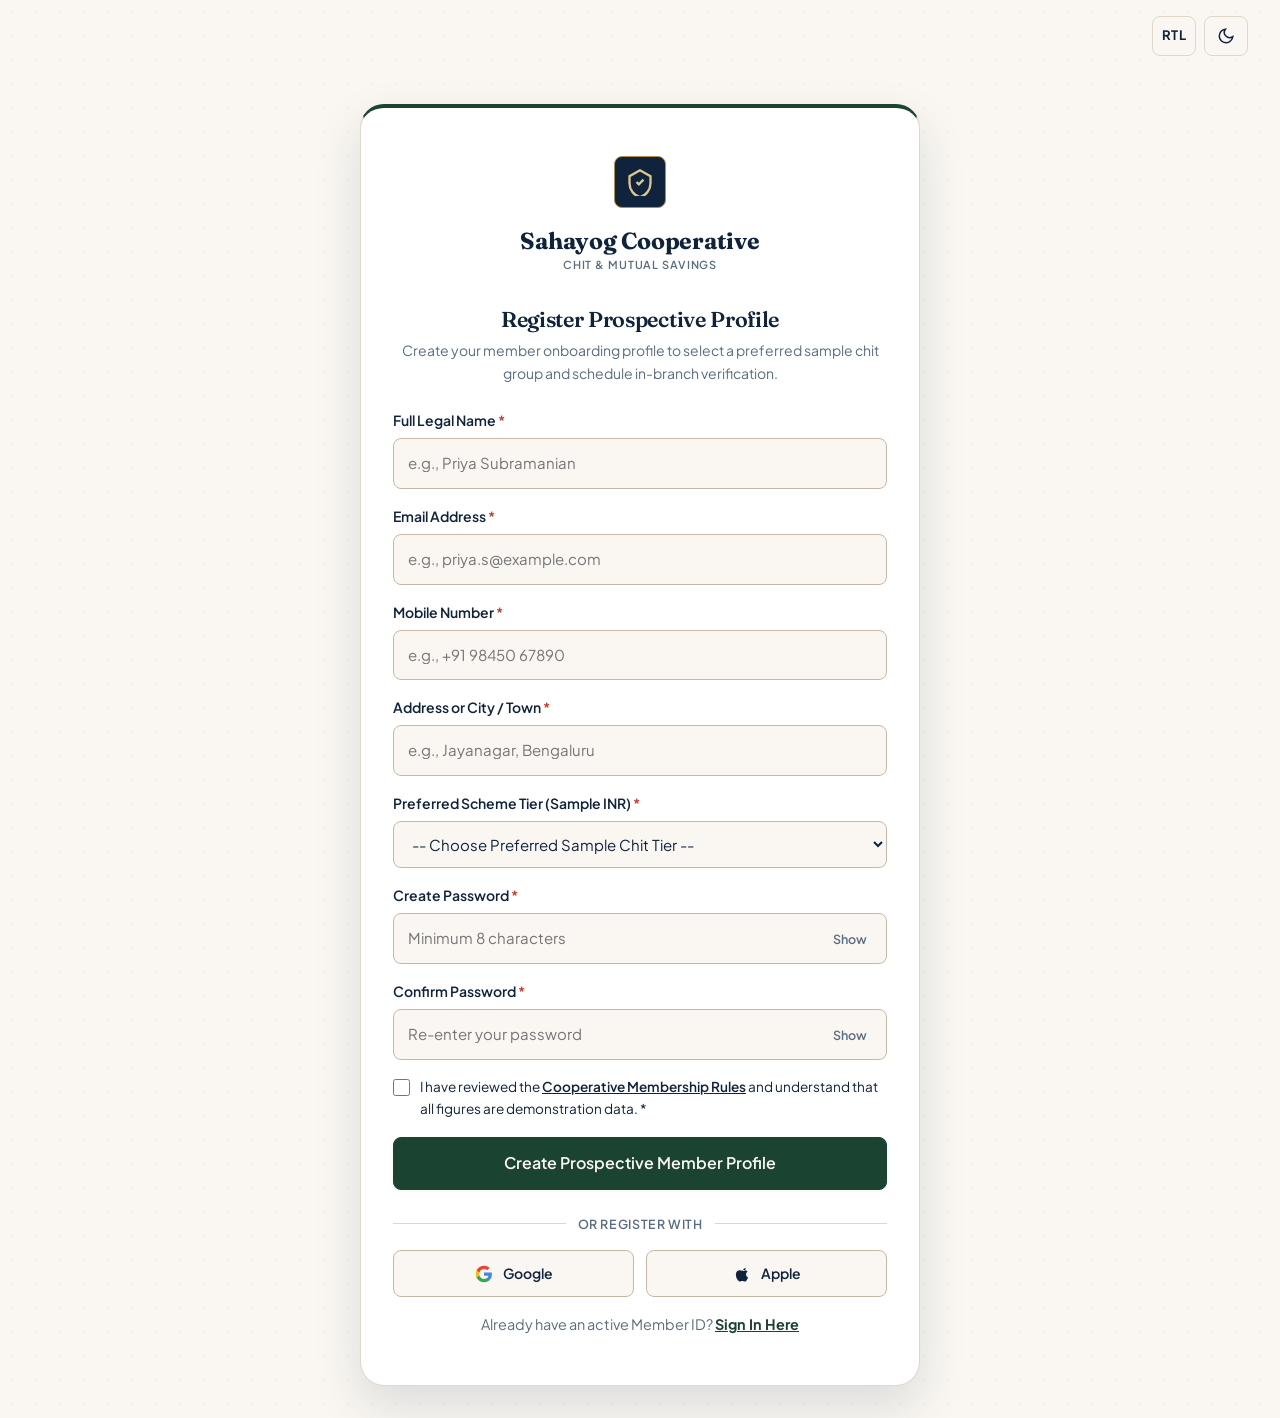
<file: signup.html>
<!DOCTYPE html>
<html lang="en" data-theme="light" dir="ltr">
<head>
  <meta charset="UTF-8" />
  <meta name="viewport" content="width=device-width, initial-scale=1.0" />
  <title>Member Sign Up | Sahayog Financial Cooperative</title>
  <meta name="description" content="Register your prospective member profile for Sahayog Financial Cooperative. Choose your preferred sample chit scheme and join our transparent mutual savings collective." />
  <link rel="icon" type="image/svg+xml" href="assets/images/favicon.svg" />
  <link rel="stylesheet" href="assets/css/styles.css" />
  <script src="assets/js/schemes-data.js" defer></script>
  <script src="assets/js/main.js" defer></script>
</head>
<body class="auth-page-body">

  <!-- Minimal Discrete Top Controls (RTL Toggle, Theme Toggle) -->
  <div class="auth-page-top-bar" style="justify-content: flex-end;">
    <div style="display: flex; align-items: center; gap: 8px;">
      <button type="button" class="rtl-toggle-btn" data-rtl-toggle aria-label="Toggle RTL layout" title="Toggle RTL layout">RTL</button>
      <button type="button" class="theme-toggle-btn" data-theme-toggle aria-label="Toggle color theme">
        <svg class="icon-moon" width="18" height="18" viewBox="0 0 24 24" fill="none" stroke="currentColor" stroke-width="2"><path d="M21 12.79A9 9 0 1 1 11.21 3 7 7 0 0 0 21 12.79z"/></svg>
        <svg class="icon-sun" width="18" height="18" viewBox="0 0 24 24" fill="none" stroke="currentColor" stroke-width="2"><circle cx="12" cy="12" r="5"/><line x1="12" y1="1" x2="12" y2="3"/><line x1="12" y1="21" x2="12" y2="23"/><line x1="4.22" y1="4.22" x2="5.64" y2="5.64"/><line x1="18.36" y1="18.36" x2="19.78" y2="19.78"/><line x1="1" y1="12" x2="3" y2="12"/><line x1="21" y1="12" x2="23" y2="12"/><line x1="4.22" y1="19.78" x2="5.64" y2="18.36"/><line x1="18.36" y1="5.64" x2="19.78" y2="4.22"/></svg>
      </button>
    </div>
  </div>

  <!-- Main Centered Authentication Card (No Navbar, No Footer, No Left Content) -->
  <main class="auth-page-main">
    <div class="auth-single-card" style="max-width: 560px;">
      <!-- Brand Name Placed in Top Center Inside Card -->
      <div class="auth-card-brand-header">
        <a href="index.html" class="brand-logo" style="flex-direction: column; align-items: center; gap: 8px;">
          <span class="brand-emblem" aria-hidden="true" style="width: 52px; height: 52px;">
            <svg width="28" height="28" viewBox="0 0 24 24" fill="none" stroke="currentColor" stroke-width="2">
              <path d="M12 2L3 7v6c0 5.55 3.84 10.74 9 12 5.16-1.26 9-6.45 9-12V7l-9-5z"/>
              <path d="M9 12l2 2 4-4"/>
            </svg>
          </span>
          <span class="brand-text" style="align-items: center; text-align: center;">
            <span class="brand-name" style="font-size: 1.45rem;">Sahayog Cooperative</span>
            <span class="brand-tagline">Chit &amp; Mutual Savings</span>
          </span>
        </a>
      </div>

      <h1 class="auth-card-title">Register Prospective Profile</h1>
      <p class="auth-card-subtitle">
        Create your member onboarding profile to select a preferred sample chit group and schedule in-branch verification.
      </p>

      <form id="memberSignupForm" novalidate>
        <!-- Field 1: Single Line -->
        <div class="form-group-single">
          <label for="regFullName" class="form-label">Full Legal Name <span class="req">*</span></label>
          <input type="text" id="regFullName" name="fullName" class="form-control" placeholder="e.g., Priya Subramanian" required />
          <span class="field-error">Please enter your full legal name (minimum 2 characters).</span>
        </div>

        <!-- Field 2: Single Line -->
        <div class="form-group-single">
          <label for="regEmail" class="form-label">Email Address <span class="req">*</span></label>
          <input type="email" id="regEmail" name="email" class="form-control" placeholder="e.g., priya.s@example.com" required />
          <span class="field-error">Please enter a valid email address.</span>
        </div>

        <!-- Field 3: Single Line -->
        <div class="form-group-single">
          <label for="regMobile" class="form-label">Mobile Number <span class="req">*</span></label>
          <input type="tel" id="regMobile" name="mobile" class="form-control" placeholder="e.g., +91 98450 67890" required />
          <span class="field-error">Please enter a valid 8–15 digit mobile number.</span>
        </div>

        <!-- Field 4: Single Line -->
        <div class="form-group-single">
          <label for="regCity" class="form-label">Address or City / Town <span class="req">*</span></label>
          <input type="text" id="regCity" name="city" class="form-control" placeholder="e.g., Jayanagar, Bengaluru" required />
          <span class="field-error">Please enter your residential address or city.</span>
        </div>

        <!-- Field 5: Single Line -->
        <div class="form-group-single">
          <label for="regScheme" class="form-label">Preferred Scheme Tier (Sample INR) <span class="req">*</span></label>
          <select id="regScheme" name="preferredScheme" class="form-control" required>
            <option value="">-- Choose Preferred Sample Chit Tier --</option>
            <option value="pratham-1l">Sahayog Pratham — ₹1,00,000 (₹4,000/mo • 25 Months)</option>
            <option value="suraksha-2l">Sahayog Suraksha — ₹2,00,000 (₹8,000/mo • 25 Months)</option>
            <option value="pragati-3l">Sahayog Pragati — ₹3,00,000 (₹10,000/mo • 30 Months)</option>
            <option value="samriddhi-5l">Sahayog Samriddhi — ₹5,00,000 (₹12,500/mo • 40 Months)</option>
            <option value="vyapar-10l">Sahayog Vyapar — ₹10,00,000 (₹25,000/mo • 40 Months)</option>
            <option value="shikhar-20l">Sahayog Shikhar — ₹20,00,000 (₹40,000/mo • 50 Months)</option>
          </select>
          <span class="field-error">Please select a preferred sample scheme.</span>
        </div>

        <!-- Field 6: Single Line -->
        <div class="form-group-single">
          <label for="regPassword" class="form-label">Create Password <span class="req">*</span></label>
          <div class="password-field-wrap">
            <input
              type="password"
              id="regPassword"
              name="password"
              class="form-control"
              placeholder="Minimum 8 characters"
              autocomplete="new-password"
              style="padding-right: 68px;"
              required
            />
            <button type="button" class="password-toggle-btn" data-toggle-password="regPassword" aria-label="Show or hide password">
              Show
            </button>
          </div>
          <span class="field-error">Password must be at least 8 characters long.</span>
        </div>

        <!-- Field 7: Single Line -->
        <div class="form-group-single">
          <label for="regConfirmPassword" class="form-label">Confirm Password <span class="req">*</span></label>
          <div class="password-field-wrap">
            <input
              type="password"
              id="regConfirmPassword"
              name="confirmPassword"
              class="form-control"
              placeholder="Re-enter your password"
              autocomplete="new-password"
              style="padding-right: 68px;"
              required
            />
            <button type="button" class="password-toggle-btn" data-toggle-password="regConfirmPassword" aria-label="Show or hide confirm password">
              Show
            </button>
          </div>
          <span class="field-error">Passwords must match (minimum 8 characters).</span>
        </div>

        <!-- Field 8: Consent Single Line -->
        <div class="form-group-single" style="margin-bottom: var(--space-4);">
          <label style="display: flex; align-items: flex-start; gap: 10px; font-size: 0.85rem; cursor: pointer;">
            <input type="checkbox" id="regConsent" name="consent" style="width: 17px; height: 17px; margin-top: 3px; accent-color: var(--brand-forest); flex-shrink: 0;" required />
            <span>
              I have reviewed the <a href="rules.html" style="text-decoration: underline; font-weight: 600;">Cooperative Membership Rules</a> and understand that all figures are demonstration data. <span class="req">*</span>
            </span>
          </label>
          <span class="field-error">Please confirm your consent to the membership rules.</span>
        </div>

        <button type="submit" class="btn btn-primary btn-lg btn-full">
          Create Prospective Member Profile
        </button>

        <div id="signupFeedbackBanner" class="form-feedback-banner" role="status" aria-live="polite"></div>
      </form>

      <!-- Social Sign Up (Google and Apple in bottom) -->
      <div class="social-login-separator">
        <span>Or Register With</span>
      </div>

      <div class="social-auth-grid">
        <!-- Google Button -->
        <button type="button" class="btn-social-auth" aria-label="Sign up with Google">
          <svg width="18" height="18" viewBox="0 0 24 24">
            <path fill="#4285F4" d="M22.56 12.25c0-.78-.07-1.53-.2-2.25H12v4.26h5.92c-.26 1.37-1.04 2.53-2.21 3.31v2.77h3.57c2.08-1.92 3.28-4.74 3.28-8.09z"/>
            <path fill="#34A853" d="M12 23c2.97 0 5.46-.98 7.28-2.66l-3.57-2.77c-.98.66-2.23 1.06-3.71 1.06-2.86 0-5.29-1.93-6.16-4.53H2.18v2.84C3.99 20.53 7.7 23 12 23z"/>
            <path fill="#FBBC05" d="M5.84 14.09c-.22-.66-.35-1.36-.35-2.09s.13-1.43.35-2.09V7.06H2.18C1.43 8.55 1 10.22 1 12s.43 3.45 1.18 4.94l2.85-2.22.81-.63z"/>
            <path fill="#EA4335" d="M12 5.38c1.62 0 3.06.56 4.21 1.64l3.15-3.15C17.45 2.09 14.97 1 12 1 7.7 1 3.99 3.47 2.18 7.06l3.66 2.84c.87-2.6 3.3-4.52 6.16-4.52z"/>
          </svg>
          <span>Google</span>
        </button>

        <!-- Apple Button -->
        <button type="button" class="btn-social-auth" aria-label="Sign up with Apple">
          <svg width="18" height="18" viewBox="0 0 24 24" fill="currentColor">
            <path d="M18.71 19.5c-.83 1.24-1.71 2.45-3.05 2.47-1.34.03-1.77-.79-3.29-.79-1.53 0-2 .77-3.27.82-1.31.05-2.3-1.32-3.14-2.53C4.25 17 2.94 12.45 4.7 9.39c.87-1.52 2.43-2.48 4.12-2.51 1.28-.02 2.5.87 3.29.87.78 0 2.26-1.07 3.81-.91.65.03 2.47.26 3.64 1.98-.09.06-2.17 1.28-2.15 3.81.03 3.02 2.65 4.03 2.68 4.04-.03.07-.42 1.44-1.38 2.83M15.97 6.87c.62-.75 1.04-1.8 0.92-2.87-.9.04-2 .6-2.65 1.35-.57.65-1.06 1.71-.93 2.74 1.01.08 2.04-.47 2.66-1.22z"/>
          </svg>
          <span>Apple</span>
        </button>
      </div>

      <!-- Footer Links Inside Card -->
      <div style="text-align: center; margin-top: var(--space-4); font-size: 0.9rem;">
        <span style="color: var(--text-muted);">Already have an active Member ID? </span>
        <a href="login.html" style="color: var(--brand-forest); font-weight: 700; text-decoration: underline;">Sign In Here</a>
      </div>
    </div>
  </main>

</body>
</html>
</file>
<file: assets/css/styles.css>
/* ==========================================================================
   SAHAYOG CHIT FUND & SAVINGS COOPERATIVE — PREMIUM DESIGN SYSTEM
   ThemeForest & Creative Market Institutional Financial Template
   4px / 8px Spacing System | Full Light & Dark Mode | Full RTL Layout Support
   ========================================================================== */

@import url('https://fonts.googleapis.com/css2?family=Fraunces:opsz,wght@9..144,500;9..144,600;9..144,700&family=Plus+Jakarta+Sans:wght@400;500;600;700&display=swap');

:root {
  /* Color Palette — Light Theme (Warm Ivory, Deep Navy, Forest Green, Muted Gold, Sage) */
  --bg-primary: #FAF7F2;
  --bg-secondary: #F2ECE1;
  --bg-surface: #FFFFFF;
  --bg-surface-elevated: #FFFFFF;
  --bg-subtle: #E6EFEA;
  --bg-gold-tint: #F7F1E3;
  --bg-navy-tint: #EBF0F5;

  --text-primary: #0F233C;
  --text-secondary: #344960;
  --text-muted: #5A6D82;

  /* Brand & Institutional Accents */
  --brand-navy: #0F233C;
  --brand-navy-deep: #091728;
  --brand-forest: #1B4332;
  --brand-forest-hover: #133124;
  --brand-forest-light: #2D6A4F;
  --brand-gold: #B68D40;
  --brand-gold-hover: #9C7630;
  --brand-gold-soft: #DFC58E;
  --brand-sage: #52796F;

  /* Footer Colors - Light mode is WHITE */
  --footer-bg: #FFFFFF;
  --footer-text: #344960;
  --footer-heading: #0F233C;
  --footer-border: #DFD7C8;

  /* Fixed Dark Surface Text (for Hero / Navy / Forest banners in both themes) */
  --on-dark-primary: #FAF7F2;
  --on-dark-secondary: #D5E0EC;
  --on-dark-muted: #9FB2C7;
  --on-dark-border: rgba(250, 247, 242, 0.16);
  --on-dark-surface: rgba(255, 255, 255, 0.06);

  /* Semantic Status Colors */
  --status-success-bg: #E6F4EA;
  --status-success-text: #185A37;
  --status-warning-bg: #FEF5E6;
  --status-warning-text: #8A5812;
  --status-danger-bg: #FDECEA;
  --status-danger-text: #9C2B23;
  --status-info-bg: #E8F0F8;
  --status-info-text: #1A446C;

  /* Borders & Dividers */
  --border-subtle: #DFD7C8;
  --border-strong: #C5B9A5;
  --border-focus: #1B4332;

  /* Shadows */
  --shadow-xs: 0 1px 3px rgba(15, 35, 60, 0.06);
  --shadow-sm: 0 4px 14px rgba(15, 35, 60, 0.07);
  --shadow-md: 0 10px 30px rgba(15, 35, 60, 0.09);
  --shadow-lg: 0 20px 48px rgba(15, 35, 60, 0.13);
  --shadow-dropdown: 0 14px 34px rgba(15, 35, 60, 0.16);

  /* Typography */
  --font-heading: 'Fraunces', Georgia, 'Times New Roman', serif;
  --font-body: 'Plus Jakarta Sans', -apple-system, BlinkMacSystemFont, 'Segoe UI', Roboto, sans-serif;

  /* 4px / 8px Spacing System */
  --space-1: 0.25rem;  /* 4px */
  --space-2: 0.5rem;   /* 8px */
  --space-3: 0.75rem;  /* 12px */
  --space-4: 1rem;     /* 16px */
  --space-5: 1.5rem;   /* 24px */
  --space-6: 2rem;     /* 32px */
  --space-7: 3rem;     /* 48px */
  --space-8: 4rem;     /* 64px */
  --space-9: 5rem;     /* 80px */
  --space-10: 6rem;    /* 96px */

  /* Border Radii */
  --radius-xs: 4px;
  --radius-sm: 8px;
  --radius-md: 12px;
  --radius-lg: 16px;
  --radius-xl: 24px;
  --radius-pill: 9999px;

  /* Layout & Container */
  --container-max: 1280px;
  --navbar-height: 80px;
  --page-hero-height: 280px;
  --transition-fast: 160ms cubic-bezier(0.2, 0, 0, 1);
  --transition-base: 240ms cubic-bezier(0.2, 0, 0, 1);
}

/* Dark Theme Overrides */
[data-theme="dark"] {
  --bg-primary: #091321;
  --bg-secondary: #0E1C30;
  --bg-surface: #13253D;
  --bg-surface-elevated: #19304E;
  --bg-subtle: #142D29;
  --bg-gold-tint: #252219;
  --bg-navy-tint: #162942;

  --text-primary: #F5F2EB;
  --text-secondary: #C6D3E1;
  --text-muted: #8FA3B8;

  --brand-navy: #E5DFD3;
  --brand-navy-deep: #060D17;
  --brand-forest: #2E7D5B;
  --brand-forest-hover: #3B966F;
  --brand-forest-light: #52A884;
  --brand-gold: #D4AD60;
  --brand-gold-hover: #E2BE76;
  --brand-gold-soft: #96773A;
  --brand-sage: #76A89B;

  --footer-bg: #091728;
  --footer-text: #D5E0EC;
  --footer-heading: #FAF7F2;
  --footer-border: rgba(250, 247, 242, 0.12);

  --status-success-bg: rgba(46, 125, 91, 0.22);
  --status-success-text: #7CE0B3;
  --status-warning-bg: rgba(212, 173, 96, 0.2);
  --status-warning-text: #F2CF88;
  --status-danger-bg: rgba(217, 83, 79, 0.22);
  --status-danger-text: #F79995;
  --status-info-bg: rgba(74, 144, 226, 0.2);
  --status-info-text: #9CC8FA;

  --border-subtle: #223854;
  --border-strong: #345276;
  --border-focus: #D4AD60;

  --shadow-xs: 0 1px 3px rgba(0, 0, 0, 0.25);
  --shadow-sm: 0 4px 14px rgba(0, 0, 0, 0.3);
  --shadow-md: 0 10px 30px rgba(0, 0, 0, 0.4);
  --shadow-lg: 0 20px 48px rgba(0, 0, 0, 0.5);
  --shadow-dropdown: 0 14px 34px rgba(0, 0, 0, 0.55);
}

/* ==========================================================================
   RESET & BASE TYPOGRAPHY
   ========================================================================== */
*,
*::before,
*::after {
  box-sizing: border-box;
  margin: 0;
  padding: 0;
}

html {
  font-size: 16px;
  scroll-behavior: smooth;
  scroll-padding-top: 96px;
  -webkit-text-size-adjust: 100%;
  overflow-x: clip;
}

body {
  font-family: var(--font-body);
  background-color: var(--bg-primary);
  color: var(--text-primary);
  line-height: 1.65;
  font-weight: 400;
  overflow-x: clip;
  min-height: 100vh;
  display: flex;
  flex-direction: column;
  transition: background-color var(--transition-base), color var(--transition-base);
}

main {
  flex: 1 0 auto;
}

img,
svg,
video {
  max-width: 100%;
  height: auto;
  display: block;
}

a {
  color: inherit;
  text-decoration: none;
  transition: color var(--transition-fast);
}

ul,
ol {
  list-style: none;
}

button,
input,
select,
textarea {
  font: inherit;
  color: inherit;
  background: none;
  border: none;
}

button {
  cursor: pointer;
}

:focus-visible {
  outline: 2px solid var(--border-focus);
  outline-offset: 2px;
}

/* Financial Numerals */
.num-tabular,
.scheme-value,
.comparison-table td,
.stat-number,
.price-tag {
  font-variant-numeric: tabular-nums;
}

/* Headings */
h1, h2, h3, h4, h5, h6 {
  font-family: var(--font-heading);
  color: var(--text-primary);
  line-height: 1.25;
  font-weight: 600;
  letter-spacing: -0.015em;
  display: block;
  width: 100%;
}

h1 {
  font-size: clamp(2.125rem, 3.6vw, 3.25rem);
}

h2 {
  font-size: clamp(1.65rem, 2.6vw, 2.375rem);
}

h3 {
  font-size: clamp(1.25rem, 1.8vw, 1.5rem);
}

h4 {
  font-size: 1.125rem;
}

p {
  color: var(--text-secondary);
  display: block;
  width: 100%;
}

/* Ensure Heading and Subtext on separate distinct lines in all cards consistently */
.scheme-card h3,
.scheme-card h4,
.scheme-card .scheme-name,
.feature-card h3,
.transparency-card h3,
.step-card h3,
.testimonial-card h3,
.stat-card h3,
.estimator-card h3,
.dash-stat-card h3,
.dash-stat-card .dash-stat-label,
.dash-card h3,
.dash-card-header h3,
.rule-card h3,
.rule-card-header h3,
.team-card h3,
.contact-card h3,
.contact-item h3,
.contact-item h4,
.card h3,
.card h4,
[class*="-card"] h3,
[class*="-card"] h4,
[class*="-card"] .card-title {
  display: block !important;
  width: 100% !important;
  margin-top: 0 !important;
  margin-bottom: var(--space-3) !important;
  clear: both !important;
}

.feature-card h3,
.transparency-card h3,
.step-card h3,
.scheme-card .scheme-name {
  min-height: 2.7em !important;
  line-height: 1.35 !important;
}

.scheme-card p,
.scheme-card .scheme-desc,
.feature-card p,
.transparency-card p,
.step-card p,
.testimonial-card p,
.testimonial-card blockquote,
.stat-card p,
.estimator-card p,
.dash-stat-card p,
.dash-stat-card .dash-stat-sub,
.dash-card p,
.dash-card-header p,
.rule-card p,
.team-card p,
.contact-card p,
.contact-item p,
.card p,
[class*="-card"] p,
[class*="-card"] .card-desc,
[class*="-card"] .card-subtitle,
[class*="-card"] .card-subtext {
  display: block !important;
  width: 100% !important;
  margin-top: 0 !important;
  clear: both !important;
}

/* ==========================================================================
   LAYOUT UTILITIES
   ========================================================================== */
.container {
  width: 100%;
  max-width: var(--container-max);
  margin-left: auto;
  margin-right: auto;
  padding-left: var(--space-5);
  padding-right: var(--space-5);
}

@media (max-width: 640px) {
  .container {
    padding-left: var(--space-4);
    padding-right: var(--space-4);
  }
}

.section {
  padding-top: var(--space-9);
  padding-bottom: var(--space-9);
}

.section-sm {
  padding-top: var(--space-7);
  padding-bottom: var(--space-7);
}

@media (max-width: 768px) {
  .section {
    padding-top: var(--space-7);
    padding-bottom: var(--space-7);
  }
  .section-sm {
    padding-top: var(--space-6);
    padding-bottom: var(--space-6);
  }
}

.bg-secondary {
  background-color: var(--bg-secondary);
}

.bg-subtle {
  background-color: var(--bg-subtle);
}

.bg-surface {
  background-color: var(--bg-surface);
}

.bg-navy-institutional {
  background-color: #0F233C;
  color: var(--on-dark-primary);
}

[data-theme="dark"] .bg-navy-institutional {
  background-color: #0D1D33;
}

.bg-forest-institutional {
  background-color: #1B4332;
  color: var(--on-dark-primary);
}

.bg-navy-institutional h1,
.bg-navy-institutional h2,
.bg-navy-institutional h3,
.bg-navy-institutional h4,
.bg-forest-institutional h1,
.bg-forest-institutional h2,
.bg-forest-institutional h3,
.bg-forest-institutional h4 {
  color: var(--on-dark-primary);
}

.bg-navy-institutional p,
.bg-forest-institutional p {
  color: var(--on-dark-secondary);
}

/* Section Headers */
.section-header {
  max-width: 720px;
  margin-bottom: var(--space-7);
}

.section-header.centered {
  margin-left: auto;
  margin-right: auto;
  text-align: center;
}

.section-header-split {
  display: flex;
  flex-wrap: wrap;
  justify-content: space-between;
  align-items: flex-end;
  gap: var(--space-5);
  margin-bottom: var(--space-7);
}

.section-header-split .header-copy {
  max-width: 660px;
}

.eyebrow {
  display: inline-flex;
  align-items: center;
  gap: var(--space-2);
  font-family: var(--font-body);
  font-size: 0.75rem;
  font-weight: 700;
  text-transform: uppercase;
  letter-spacing: 0.1em;
  color: var(--brand-forest);
  background-color: var(--bg-subtle);
  border: 1px solid var(--border-subtle);
  padding: 6px 12px;
  border-radius: var(--radius-pill);
  margin-bottom: var(--space-3);
}

[data-theme="dark"] .eyebrow {
  color: var(--brand-gold);
  border-color: var(--border-strong);
}

.bg-navy-institutional .eyebrow,
.bg-forest-institutional .eyebrow {
  background-color: rgba(255, 255, 255, 0.1);
  color: #DFC58E;
  border-color: rgba(223, 197, 142, 0.3);
}

.section-title {
  margin-bottom: var(--space-3);
}

.section-subtitle {
  font-size: 1.0625rem;
  color: var(--text-secondary);
}

/* ==========================================================================
   BUTTONS & CTAs
   ========================================================================== */
.btn {
  display: inline-flex;
  align-items: center;
  justify-content: center;
  gap: var(--space-2);
  font-family: var(--font-body);
  font-size: 0.9375rem;
  font-weight: 600;
  line-height: 1.3;
  padding: 12px 22px;
  border-radius: var(--radius-sm);
  border: 1px solid transparent;
  transition: all var(--transition-fast);
  white-space: normal;
  word-wrap: break-word;
  max-width: 100%;
  text-align: center;
}

.site-header .btn,
.filter-btn {
  white-space: nowrap;
}

.btn-sm {
  font-size: 0.875rem;
  padding: 9px 18px;
}

.btn-lg {
  font-size: 1rem;
  padding: 15px 28px;
}

.btn-primary {
  background-color: #1B4332;
  color: #FAF7F2;
  border-color: #1B4332;
  box-shadow: var(--shadow-xs);
}

.btn-primary:hover {
  background-color: #133124;
  border-color: #133124;
  transform: translateY(-1px);
  box-shadow: var(--shadow-sm);
}

[data-theme="dark"] .btn-primary {
  background-color: #2E7D5B;
  border-color: #2E7D5B;
  color: #FAF7F2;
}

[data-theme="dark"] .btn-primary:hover {
  background-color: #38946D;
  border-color: #38946D;
}

.btn-gold {
  background-color: #B68D40;
  color: #091728;
  border-color: #B68D40;
  font-weight: 700;
}

.btn-gold:hover {
  background-color: #C79E4F;
  border-color: #C79E4F;
  transform: translateY(-1px);
}

.btn-outline {
  background-color: transparent;
  color: var(--text-primary);
  border-color: var(--border-strong);
}

.btn-outline:hover {
  background-color: var(--bg-secondary);
  border-color: var(--text-primary);
}

.btn-outline-light {
  background-color: rgba(255, 255, 255, 0.06);
  color: #FAF7F2;
  border-color: rgba(250, 247, 242, 0.35);
}

.btn-outline-light:hover {
  background-color: rgba(255, 255, 255, 0.14);
  border-color: #FAF7F2;
}

.btn-ghost {
  background-color: transparent;
  color: var(--text-primary);
  padding: 9px 14px;
}

.btn-ghost:hover {
  background-color: var(--bg-secondary);
}

.btn-full {
  width: 100%;
}

/* ==========================================================================
   MANDATORY STICKY NAVBAR (HEADER COMES DOWN WHILE SCROLLING)
   ========================================================================== */
.site-header {
  position: sticky;
  top: 0;
  z-index: 1000;
  background-color: var(--bg-surface);
  border-bottom: 1px solid var(--border-subtle);
  box-shadow: 0 4px 16px rgba(15, 35, 60, 0.08);
  transition: transform var(--transition-fast), background-color var(--transition-base), box-shadow var(--transition-fast);
}

.site-header.is-scrolled {
  box-shadow: 0 8px 24px rgba(15, 35, 60, 0.12);
}

.navbar {
  display: flex;
  align-items: center;
  justify-content: space-between;
  min-height: var(--navbar-height);
  gap: var(--space-3);
}

/* Brand Identity Logo */
.brand-logo {
  display: inline-flex;
  align-items: center;
  gap: var(--space-3);
  text-decoration: none;
  flex-shrink: 0;
}

.brand-emblem {
  width: 44px;
  height: 44px;
  border-radius: var(--radius-sm);
  background-color: #0F233C;
  border: 1px solid #B68D40;
  display: flex;
  align-items: center;
  justify-content: center;
  color: #DFC58E;
  flex-shrink: 0;
}

[data-theme="dark"] .brand-emblem {
  background-color: #1B4332;
  border-color: #D4AD60;
}

.brand-text {
  display: flex;
  flex-direction: column;
}

.brand-name {
  font-family: var(--font-heading);
  font-size: 1.25rem;
  font-weight: 700;
  color: var(--text-primary);
  line-height: 1.1;
  letter-spacing: -0.01em;
}

.brand-tagline {
  font-size: 0.6875rem;
  font-weight: 600;
  text-transform: uppercase;
  letter-spacing: 0.08em;
  color: var(--text-muted);
  margin-top: 2px;
}

/* Desktop Navigation List */
.nav-menu-wrapper {
  display: flex;
  align-items: center;
  justify-content: space-between;
  flex: 1;
  margin-left: var(--space-5);
  gap: var(--space-3);
}

.nav-list {
  display: flex;
  align-items: center;
  gap: 4px;
}

.nav-item {
  position: relative;
}

.nav-link,
.dropdown-toggle {
  display: inline-flex;
  align-items: center;
  gap: 5px;
  padding: 8px 12px;
  font-size: 0.9rem;
  font-weight: 600;
  color: var(--text-secondary);
  border-radius: var(--radius-xs);
  transition: color var(--transition-fast), background-color var(--transition-fast);
  white-space: nowrap;
}

.nav-link:hover,
.dropdown-toggle:hover,
.nav-link.active,
.dropdown-toggle.active {
  color: var(--text-primary);
  background-color: var(--bg-secondary);
}

.nav-link.active,
.dropdown-toggle.active {
  color: var(--brand-forest);
}

[data-theme="dark"] .nav-link.active,
[data-theme="dark"] .dropdown-toggle.active {
  color: var(--brand-gold);
}

.dropdown-chevron {
  width: 14px;
  height: 14px;
  transition: transform var(--transition-fast);
}

.nav-item.dropdown.open .dropdown-chevron {
  transform: rotate(180deg);
}

/* Dropdown Menu */
.dropdown-menu {
  position: absolute;
  top: calc(100% + 6px);
  left: 0;
  min-width: 260px;
  background-color: var(--bg-surface-elevated);
  border: 1px solid var(--border-subtle);
  border-radius: var(--radius-md);
  box-shadow: var(--shadow-dropdown);
  padding: var(--space-2);
  opacity: 0;
  visibility: hidden;
  transform: translateY(6px);
  transition: opacity var(--transition-fast), transform var(--transition-fast), visibility var(--transition-fast);
  z-index: 1050;
}

@media (min-width: 1081px) {
  .nav-item.dropdown:hover .dropdown-menu,
  .nav-item.dropdown:focus-within .dropdown-menu {
    opacity: 1;
    visibility: visible;
    transform: translateY(0);
  }
  .nav-item.dropdown:hover .dropdown-chevron {
    transform: rotate(180deg);
  }
}

.nav-item.dropdown.open .dropdown-menu {
  opacity: 1;
  visibility: visible;
  transform: translateY(0);
}

.dropdown-link {
  display: flex;
  flex-direction: column;
  padding: 10px 12px;
  border-radius: var(--radius-xs);
  transition: background-color var(--transition-fast);
}

.dropdown-link:hover,
.dropdown-link.active {
  background-color: var(--bg-secondary);
}

.dropdown-link-title {
  font-size: 0.9rem;
  font-weight: 600;
  color: var(--text-primary);
  display: flex;
  align-items: center;
  justify-content: space-between;
}

.dropdown-link-desc {
  font-size: 0.75rem;
  color: var(--text-muted);
  margin-top: 2px;
}

/* Navbar Actions (RTL Button, Theme Toggle, Sign Up Button) */
.nav-actions {
  display: flex;
  align-items: center;
  gap: 10px;
  flex-shrink: 0;
}

/* RTL Toggle Button - Same styling as theme button, only RTL text inside */
.rtl-toggle-btn,
.theme-toggle-btn {
  display: inline-flex;
  align-items: center;
  justify-content: center;
  width: 44px;
  height: 40px;
  border-radius: var(--radius-sm);
  border: 1px solid var(--border-subtle);
  background-color: var(--bg-primary);
  color: var(--text-primary);
  font-family: var(--font-body);
  font-size: 0.8125rem;
  font-weight: 700;
  letter-spacing: 0.05em;
  transition: all var(--transition-fast);
  flex-shrink: 0;
  cursor: pointer;
  user-select: none;
}

.rtl-toggle-btn:hover,
.theme-toggle-btn:hover {
  border-color: var(--border-strong);
  background-color: var(--bg-secondary);
}

.theme-toggle-btn .icon-sun {
  display: none;
}

.theme-toggle-btn .icon-moon {
  display: block;
}

[data-theme="dark"] .theme-toggle-btn .icon-sun {
  display: block;
  color: var(--brand-gold);
}

[data-theme="dark"] .theme-toggle-btn .icon-moon {
  display: none;
}

/* Active RTL style on the toggle button */
[dir="rtl"] .rtl-toggle-btn {
  background-color: var(--brand-forest);
  color: #FAF7F2;
  border-color: var(--brand-forest);
}

[data-theme="dark"][dir="rtl"] .rtl-toggle-btn {
  background-color: var(--brand-gold);
  color: #091728;
  border-color: var(--brand-gold);
}

/* Mobile Controls Bar */
.mobile-nav-controls {
  display: none;
  align-items: center;
  gap: var(--space-2);
}

.hamburger-btn {
  display: inline-flex;
  align-items: center;
  justify-content: center;
  width: 42px;
  height: 40px;
  border-radius: var(--radius-sm);
  border: 1px solid var(--border-subtle);
  background-color: var(--bg-primary);
  color: var(--text-primary);
}

.hamburger-btn .icon-close {
  display: none;
}

.hamburger-btn[aria-expanded="true"] .icon-menu {
  display: none;
}

.hamburger-btn[aria-expanded="true"] .icon-close {
  display: block;
}

/* Responsive Breakpoint for Navbar (Tablet & Mobile <= 1080px) */
@media (max-width: 1080px) {
  .mobile-nav-controls {
    display: flex;
  }

  .nav-menu-wrapper {
    position: fixed;
    top: var(--navbar-height);
    left: 0;
    right: 0;
    bottom: 0;
    margin-left: 0;
    background-color: var(--bg-surface);
    flex-direction: column;
    align-items: stretch;
    justify-content: flex-start;
    padding: var(--space-5);
    gap: var(--space-5);
    overflow-y: auto;
    opacity: 0;
    visibility: hidden;
    transform: translateY(-8px);
    transition: opacity var(--transition-base), transform var(--transition-base), visibility var(--transition-base);
    z-index: 999;
    border-top: 1px solid var(--border-subtle);
  }

  .nav-menu-wrapper.active {
    opacity: 1;
    visibility: visible;
    transform: translateY(0);
  }

  .nav-list {
    flex-direction: column;
    align-items: stretch;
    gap: var(--space-1);
  }

  .nav-link,
  .dropdown-toggle {
    width: 100%;
    justify-content: space-between;
    padding: 12px 14px;
    font-size: 1rem;
  }

  .dropdown-menu {
    position: static;
    min-width: 100%;
    box-shadow: none;
    border: none;
    border-left: 2px solid var(--brand-gold);
    border-radius: 0;
    background-color: var(--bg-primary);
    padding: var(--space-1) 0 var(--space-1) var(--space-3);
    margin-top: 4px;
    display: none;
    opacity: 1;
    visibility: visible;
    transform: none;
  }

  .nav-item.dropdown.open .dropdown-menu {
    display: block;
  }

  .nav-actions {
    flex-direction: row;
    justify-content: stretch;
    align-items: center;
    gap: var(--space-2);
    padding-top: var(--space-4);
    border-top: 1px solid var(--border-subtle);
  }

  .nav-actions .btn {
    flex: 1;
    padding: 12px 18px;
  }

  .nav-actions .theme-toggle-desktop {
    display: inline-flex;
  }
}

/* ==========================================================================
   RTL (RIGHT-TO-LEFT) COMPLETE SYSTEM
   ========================================================================== */
[dir="rtl"] {
  text-align: right;
  direction: rtl;
}

[dir="rtl"] .brand-logo {
  flex-direction: row-reverse;
}

[dir="rtl"] .dropdown-menu {
  left: auto;
  right: 0;
}

[dir="rtl"] .rules-layout {
  grid-template-columns: 1fr 300px;
}

[dir="rtl"] .rules-sidebar {
  order: 2;
}

[dir="rtl"] .rules-content-column {
  order: 1;
}

[dir="rtl"] .rules-toc-link {
  border-left: none;
  border-right: 2px solid transparent;
}

[dir="rtl"] .rules-toc-link:hover,
[dir="rtl"] .rules-toc-link.active {
  border-left-color: transparent;
  border-right-color: var(--brand-gold);
}

[dir="rtl"] .rule-points-list li {
  padding-left: 0;
  padding-right: 22px;
}

[dir="rtl"] .rule-points-list li::before {
  left: auto;
  right: 4px;
}

[dir="rtl"] .scheme-value-box {
  border-left: 1px solid var(--border-subtle);
  border-right: 4px solid var(--brand-gold);
}

[dir="rtl"] .comparison-table {
  text-align: right;
}

[dir="rtl"] .comparison-table th,
[dir="rtl"] .comparison-table td {
  text-align: right;
}

/* ==========================================================================
   PAGE HERO (ALL NON-HOME PAGES - EXACT SAME HEIGHT)
   ========================================================================== */
.page-hero {
  background-color: #0F233C;
  color: var(--on-dark-primary);
  min-height: var(--page-hero-height);
  padding: var(--space-7) 0;
  border-bottom: 3px solid var(--brand-gold);
  position: relative;
  display: flex;
  align-items: center;
  box-sizing: border-box;
}

.page-hero .container {
  width: 100%;
}

.page-hero-content {
  max-width: 820px;
  margin-left: auto;
  margin-right: auto;
  text-align: center;
  display: flex;
  flex-direction: column;
  align-items: center;
  justify-content: center;
}

.page-hero .eyebrow {
  margin-left: auto;
  margin-right: auto;
  display: inline-block;
  text-align: center;
}

.breadcrumb {
  display: flex;
  align-items: center;
  justify-content: center;
  gap: 8px;
  font-size: 0.8125rem;
  color: var(--on-dark-muted);
  margin-bottom: var(--space-3);
  margin-left: auto;
  margin-right: auto;
  flex-wrap: wrap;
}

.breadcrumb a:hover {
  color: #DFC58E;
}

.page-hero h1 {
  color: var(--on-dark-primary);
  margin-bottom: var(--space-3);
  text-align: center;
}

.page-hero p {
  color: var(--on-dark-secondary);
  font-size: 1.0625rem;
  margin: 0 auto;
  text-align: center;
  max-width: 760px;
}

/* ==========================================================================
   HERO SECTIONS (HOME 1 & HOME 2)
   ========================================================================== */
.hero-home1 {
  position: relative;
  background-color: #0F233C;
  color: var(--on-dark-primary);
  padding: var(--space-9) 0;
  overflow: hidden;
  border-bottom: 3px solid var(--brand-gold);
}

.hero-home1::before {
  content: "";
  position: absolute;
  inset: 0;
  background-image: radial-gradient(rgba(182, 141, 64, 0.12) 1px, transparent 1px);
  background-size: 28px 28px;
  pointer-events: none;
}

.hero-grid {
  position: relative;
  z-index: 1;
  display: grid;
  grid-template-columns: 1.1fr 0.9fr;
  gap: var(--space-8);
  align-items: center;
}

.hero-title {
  color: var(--on-dark-primary);
  margin-bottom: var(--space-4);
  font-weight: 600;
}

.hero-title .gold-accent {
  color: #DFC58E;
}

.hero-lead {
  font-size: 1.125rem;
  color: var(--on-dark-secondary);
  margin-bottom: var(--space-6);
  max-width: 580px;
}

.hero-cta-group {
  display: flex;
  flex-wrap: wrap;
  gap: var(--space-3);
  margin-bottom: var(--space-6);
}

.hero-trust-strip {
  display: grid;
  grid-template-columns: repeat(3, 1fr);
  gap: var(--space-4);
  padding-top: var(--space-5);
  border-top: 1px solid var(--on-dark-border);
}

.trust-metric-item {
  display: flex;
  flex-direction: column;
  gap: 4px;
}

.trust-metric-label {
  font-size: 0.75rem;
  text-transform: uppercase;
  letter-spacing: 0.06em;
  color: #DFC58E;
  font-weight: 600;
}

.trust-metric-val {
  font-size: 0.9375rem;
  color: var(--on-dark-primary);
  font-weight: 600;
}

.hero-visual-frame {
  position: relative;
}

.hero-img-card {
  border-radius: var(--radius-lg);
  overflow: hidden;
  border: 2px solid rgba(223, 197, 142, 0.35);
  box-shadow: var(--shadow-lg);
  background-color: #152C4A;
}

.hero-img-card img {
  width: 100%;
  height: 440px;
  object-fit: cover;
}

.hero-floating-ledger {
  position: absolute;
  bottom: -20px;
  left: -24px;
  background-color: var(--bg-surface);
  color: var(--text-primary);
  padding: var(--space-4) var(--space-5);
  border-radius: var(--radius-md);
  border: 1px solid var(--border-strong);
  box-shadow: var(--shadow-lg);
  max-width: 310px;
}

[dir="rtl"] .hero-floating-ledger {
  left: auto;
  right: -24px;
}

.floating-ledger-header {
  display: flex;
  align-items: center;
  gap: var(--space-2);
  font-size: 0.75rem;
  font-weight: 700;
  text-transform: uppercase;
  letter-spacing: 0.06em;
  color: var(--brand-forest);
  margin-bottom: 6px;
}

[data-theme="dark"] .floating-ledger-header {
  color: var(--brand-gold);
}

.floating-ledger-body {
  font-size: 0.875rem;
  color: var(--text-secondary);
  line-height: 1.45;
}

/* Home 2 Hero */
.hero-home2 {
  background-color: var(--bg-secondary);
  border-bottom: 1px solid var(--border-subtle);
  padding: var(--space-8) 0;
}

.hero-home2-top {
  display: grid;
  grid-template-columns: 1.15fr 0.85fr;
  gap: var(--space-7);
  align-items: start;
}

.editorial-kicker {
  display: inline-flex;
  align-items: center;
  gap: var(--space-2);
  font-size: 0.8125rem;
  font-weight: 700;
  letter-spacing: 0.08em;
  text-transform: uppercase;
  color: var(--brand-forest);
  padding-bottom: var(--space-2);
  border-bottom: 2px solid var(--brand-gold);
  margin-bottom: var(--space-4);
}

[data-theme="dark"] .editorial-kicker {
  color: var(--brand-gold);
}

.editorial-photo-banner {
  margin-top: var(--space-6);
  border-radius: var(--radius-lg);
  overflow: hidden;
  border: 1px solid var(--border-strong);
  position: relative;
}

.editorial-photo-banner img {
  width: 100%;
  height: 310px;
  object-fit: cover;
}

.editorial-photo-caption {
  background-color: #0F233C;
  color: var(--on-dark-secondary);
  padding: 12px 20px;
  font-size: 0.8125rem;
  display: flex;
  justify-content: space-between;
  align-items: center;
  gap: var(--space-3);
  flex-wrap: wrap;
}

/* Interactive Estimator Card */
.estimator-card {
  background-color: var(--bg-surface);
  border: 1px solid var(--border-strong);
  border-top: 4px solid var(--brand-forest);
  border-radius: var(--radius-lg);
  padding: var(--space-6);
  box-shadow: var(--shadow-md);
}

.estimator-header {
  margin-bottom: var(--space-5);
  padding-bottom: var(--space-4);
  border-bottom: 1px solid var(--border-subtle);
}

.estimator-select-group {
  margin-bottom: var(--space-4);
}

.estimator-label {
  display: block;
  font-size: 0.8125rem;
  font-weight: 700;
  text-transform: uppercase;
  letter-spacing: 0.05em;
  color: var(--text-muted);
  margin-bottom: var(--space-2);
}

.tier-pills {
  display: grid;
  grid-template-columns: repeat(2, 1fr);
  gap: var(--space-2);
}

.tier-pill-btn {
  padding: 10px 12px;
  border-radius: var(--radius-sm);
  border: 1px solid var(--border-subtle);
  background-color: var(--bg-primary);
  font-size: 0.875rem;
  font-weight: 600;
  color: var(--text-secondary);
  text-align: left;
  transition: all var(--transition-fast);
}

[dir="rtl"] .tier-pill-btn {
  text-align: right;
}

.tier-pill-btn:hover {
  border-color: var(--brand-forest);
}

.tier-pill-btn.active {
  background-color: #1B4332;
  color: #FAF7F2;
  border-color: #1B4332;
}

[data-theme="dark"] .tier-pill-btn.active {
  background-color: #2E7D5B;
  border-color: #D4AD60;
}

.estimator-results {
  background-color: var(--bg-secondary);
  border-radius: var(--radius-md);
  padding: var(--space-4);
  margin-bottom: var(--space-4);
  border: 1px solid var(--border-subtle);
}

.estimator-row {
  display: flex;
  justify-content: space-between;
  align-items: center;
  padding: 8px 0;
  border-bottom: 1px dashed var(--border-subtle);
  font-size: 0.9rem;
}

.estimator-row:last-child {
  border-bottom: none;
}

.estimator-row-label {
  color: var(--text-secondary);
}

.estimator-row-val {
  font-weight: 700;
  color: var(--text-primary);
  font-variant-numeric: tabular-nums;
}

@media (max-width: 1024px) {
  .hero-home2-top {
    grid-template-columns: 1fr;
    gap: var(--space-6);
    justify-items: center;
  }
  .hero-home2-copy {
    text-align: center;
    display: flex;
    flex-direction: column;
    align-items: center;
    width: 100%;
    max-width: 780px;
    margin-left: auto;
    margin-right: auto;
  }
  .hero-home2-copy p {
    margin-left: auto;
    margin-right: auto;
    text-align: center;
  }
  .hero-home2-actions {
    justify-content: center !important;
  }
  .hero-home2-copy .editorial-photo-banner {
    width: 100%;
    max-width: 760px;
    margin-left: auto;
    margin-right: auto;
    text-align: left;
  }
  [dir="rtl"] .hero-home2-copy .editorial-photo-banner {
    text-align: right;
  }
  .hero-home2-top .estimator-card {
    width: 100%;
    max-width: 680px;
    margin-left: auto;
    margin-right: auto;
  }
}

@media (max-width: 992px) {
  .hero-grid {
    grid-template-columns: 1fr;
    gap: var(--space-6);
  }
  .hero-img-card img {
    height: 340px;
  }
  .hero-floating-ledger {
    position: static;
    margin-top: var(--space-4);
    max-width: 100%;
  }
}

/* ==========================================================================
   SCHEME CARDS & GRIDS
   ========================================================================== */
.schemes-grid {
  display: grid;
  grid-template-columns: repeat(auto-fill, minmax(min(100%, 340px), 1fr));
  gap: var(--space-6);
}

.schemes-grid-featured {
  grid-template-columns: repeat(2, 1fr);
}

.scheme-card {
  background-color: var(--bg-surface);
  border: 1px solid var(--border-subtle);
  border-radius: var(--radius-lg);
  padding: var(--space-6);
  display: flex;
  flex-direction: column;
  justify-content: space-between;
  box-shadow: var(--shadow-xs);
  transition: transform var(--transition-base), box-shadow var(--transition-base), border-color var(--transition-base);
  position: relative;
  min-width: 0;
  max-width: 100%;
  overflow-wrap: break-word;
}

.scheme-card:hover {
  transform: translateY(-3px);
  box-shadow: var(--shadow-md);
  border-color: var(--brand-gold);
}

.scheme-card-top {
  margin-bottom: var(--space-5);
}

.scheme-meta-bar {
  display: flex;
  justify-content: space-between;
  align-items: center;
  gap: var(--space-2);
  margin-bottom: var(--space-3);
  flex-wrap: wrap;
}

.scheme-category-tag {
  font-size: 0.75rem;
  font-weight: 700;
  text-transform: uppercase;
  letter-spacing: 0.05em;
  padding: 4px 10px;
  border-radius: var(--radius-pill);
  background-color: var(--bg-subtle);
  color: var(--brand-forest);
}

[data-theme="dark"] .scheme-category-tag {
  color: #7CE0B3;
}

.scheme-demo-tag {
  font-size: 0.7rem;
  font-weight: 600;
  color: var(--text-muted);
  border: 1px solid var(--border-subtle);
  padding: 2px 8px;
  border-radius: var(--radius-xs);
}

.scheme-name {
  font-size: 1.35rem;
  margin-bottom: var(--space-2);
  display: block;
}

.scheme-value-box {
  background-color: var(--bg-secondary);
  border: 1px solid var(--border-subtle);
  border-left: 4px solid var(--brand-gold);
  border-radius: var(--radius-sm);
  padding: var(--space-3) var(--space-4);
  margin: var(--space-4) 0;
  display: flex;
  justify-content: space-between;
  align-items: baseline;
  flex-wrap: wrap;
  gap: var(--space-2);
}

.scheme-value-label {
  font-size: 0.75rem;
  font-weight: 700;
  text-transform: uppercase;
  letter-spacing: 0.06em;
  color: var(--text-muted);
}

.scheme-value-amount {
  font-family: var(--font-heading);
  font-size: 1.65rem;
  font-weight: 700;
  color: var(--text-primary);
  font-variant-numeric: tabular-nums;
}

.scheme-specs-list {
  display: grid;
  grid-template-columns: 1fr 1fr;
  gap: var(--space-3);
  margin-bottom: var(--space-4);
  padding-bottom: var(--space-4);
  border-bottom: 1px solid var(--border-subtle);
}

.scheme-spec-item {
  display: flex;
  flex-direction: column;
}

.spec-label {
  font-size: 0.75rem;
  color: var(--text-muted);
  display: block;
  margin-bottom: 2px;
}

.spec-val {
  font-size: 0.9375rem;
  font-weight: 700;
  color: var(--text-primary);
  font-variant-numeric: tabular-nums;
  display: block;
}

.scheme-eligibility-box {
  font-size: 0.85rem;
  color: var(--text-secondary);
  margin-bottom: var(--space-5);
  background-color: var(--bg-primary);
  padding: 10px 12px;
  border-radius: var(--radius-xs);
  border: 1px solid var(--border-subtle);
  display: block;
}

.scheme-card-actions {
  display: grid;
  grid-template-columns: 1fr 1fr;
  gap: var(--space-2);
}

/* ==========================================================================
   FEATURE / TRANSPARENCY / TESTIMONIAL CARDS
   ========================================================================== */
.features-grid-3 {
  display: grid;
  grid-template-columns: repeat(3, 1fr);
  gap: var(--space-5);
}

.features-grid-2 {
  display: grid;
  grid-template-columns: repeat(2, 1fr);
  gap: var(--space-5);
}

.feature-card {
  background-color: var(--bg-surface);
  border: 1px solid var(--border-subtle);
  border-radius: var(--radius-md);
  padding: var(--space-6);
  box-shadow: var(--shadow-xs);
  display: flex;
  flex-direction: column;
  min-width: 0;
  max-width: 100%;
  overflow-wrap: break-word;
}

.feature-card-with-img {
  padding: 0;
  overflow: hidden;
  transition: transform var(--transition-base), box-shadow var(--transition-base), border-color var(--transition-base);
}

.feature-card-with-img:hover {
  transform: translateY(-3px);
  box-shadow: var(--shadow-md);
  border-color: var(--brand-gold);
}

.feature-card-media {
  width: 100%;
  height: 190px;
  overflow: hidden;
  border-bottom: 1px solid var(--border-subtle);
  background-color: var(--bg-secondary);
}

.feature-card-media img {
  width: 100%;
  height: 100%;
  object-fit: cover;
  display: block;
  transition: transform 420ms cubic-bezier(0.2, 0, 0, 1);
}

.feature-card-with-img:hover .feature-card-media img {
  transform: scale(1.04);
}

.feature-card-body {
  padding: var(--space-5);
  display: flex;
  flex-direction: column;
  flex: 1;
}

.feature-card h3 {
  font-size: 1.1875rem;
  line-height: 1.35;
  min-height: 2.7em;
  margin-top: 0;
  margin-bottom: var(--space-3) !important;
  display: block;
  width: 100%;
  clear: both;
}

.feature-card p {
  font-size: 0.9375rem;
  line-height: 1.6;
  color: var(--text-secondary);
  margin-top: 0;
  display: block;
  width: 100%;
  clear: both;
}

.feature-icon-box {
  width: 48px;
  height: 48px;
  border-radius: var(--radius-sm);
  background-color: var(--bg-subtle);
  color: var(--brand-forest);
  display: flex;
  align-items: center;
  justify-content: center;
  margin-bottom: var(--space-4);
  border: 1px solid var(--border-subtle);
  font-weight: 700;
}

[data-theme="dark"] .feature-icon-box {
  color: var(--brand-gold);
}

/* Steps Grid */
.steps-grid {
  display: grid;
  grid-template-columns: repeat(5, 1fr);
  gap: var(--space-4);
  align-items: stretch;
}

.steps-grid-media {
  display: flex;
  flex-wrap: wrap;
  justify-content: center;
  gap: var(--space-5);
}

.steps-grid-media .step-card {
  flex: 0 1 calc(33.333% - 16px);
  min-width: 280px;
}

@media (max-width: 1024px) {
  .steps-grid-media .step-card {
    flex: none;
    min-width: 0;
  }
}

.step-card {
  background-color: var(--bg-surface);
  border: 1px solid var(--border-subtle);
  border-radius: var(--radius-md);
  padding: var(--space-5);
  position: relative;
  display: flex;
  flex-direction: column;
  align-items: flex-start;
  text-align: left;
  min-width: 0;
  max-width: 100%;
  overflow-wrap: break-word;
}

[dir="rtl"] .step-card {
  text-align: right;
}

.step-card-with-img {
  padding: 0;
  overflow: hidden;
  transition: transform var(--transition-base), box-shadow var(--transition-base);
}

.step-card-with-img:hover {
  transform: translateY(-3px);
  box-shadow: var(--shadow-md);
}

.step-card-media {
  width: 100%;
  height: 170px;
  overflow: hidden;
  border-bottom: 1px solid var(--border-subtle);
  background-color: var(--bg-secondary);
}

.step-card-media img {
  width: 100%;
  height: 100%;
  object-fit: cover;
  display: block;
}

.step-card-body {
  padding: var(--space-5);
  display: flex;
  flex-direction: column;
  align-items: flex-start;
  width: 100%;
  flex: 1;
}

.step-card h3 {
  font-size: 1.05rem;
  line-height: 1.35;
  min-height: 2.8em;
  margin-top: 0;
  margin-bottom: var(--space-2) !important;
  display: block;
  width: 100%;
  clear: both;
}

.step-card p {
  font-size: 0.875rem;
  line-height: 1.62;
  color: var(--text-secondary);
  margin-top: 0;
  display: block;
  width: 100%;
  clear: both;
}

.step-number {
  display: inline-flex;
  align-items: center;
  justify-content: center;
  min-width: 38px;
  height: 36px;
  padding: 0 12px;
  border-radius: var(--radius-pill);
  background-color: #0F233C;
  color: #DFC58E;
  font-family: var(--font-heading);
  font-weight: 700;
  font-size: 0.875rem;
  line-height: 1;
  white-space: nowrap;
  margin-bottom: var(--space-3);
  border: 1px solid var(--brand-gold);
  flex-shrink: 0;
}

/* Transparency Cards */
.transparency-grid {
  display: grid;
  grid-template-columns: repeat(3, 1fr);
  gap: var(--space-5);
}

.transparency-card {
  background-color: rgba(255, 255, 255, 0.05);
  border: 1px solid rgba(250, 247, 242, 0.16);
  border-radius: var(--radius-md);
  padding: var(--space-5);
  display: flex;
  flex-direction: column;
}

.transparency-card h3 {
  color: var(--on-dark-primary);
  font-size: 1.25rem;
  line-height: 1.35;
  min-height: 2.7em;
  margin-top: 0;
  margin-bottom: var(--space-3) !important;
  display: block;
  width: 100%;
  clear: both;
}

.transparency-card p {
  color: var(--on-dark-secondary);
  font-size: 0.9375rem;
  line-height: 1.6;
  margin-top: 0;
  display: block;
  width: 100%;
  clear: both;
}

.transparency-card-num {
  font-size: 0.75rem;
  font-weight: 700;
  letter-spacing: 0.08em;
  text-transform: uppercase;
  color: #DFC58E;
  margin-bottom: var(--space-2);
  display: block;
}

/* Testimonial Cards */
.testimonial-card {
  background-color: var(--bg-surface);
  border: 1px solid var(--border-subtle);
  border-radius: var(--radius-md);
  padding: var(--space-6);
  display: flex;
  flex-direction: column;
  justify-content: space-between;
  gap: var(--space-4);
}

.testimonial-sample-watermark {
  display: inline-block;
  align-self: flex-start;
  font-size: 0.7rem;
  font-weight: 700;
  text-transform: uppercase;
  letter-spacing: 0.06em;
  padding: 3px 9px;
  border-radius: var(--radius-xs);
  background-color: var(--bg-gold-tint);
  color: var(--brand-gold-hover);
  border: 1px solid var(--border-strong);
  margin-bottom: 6px;
}

[data-theme="dark"] .testimonial-sample-watermark {
  color: var(--brand-gold);
}

.testimonial-rating {
  display: inline-flex;
  align-items: center;
  gap: 6px;
  margin-top: 10px;
  margin-bottom: 4px;
}

.testimonial-stars {
  display: inline-flex;
  align-items: center;
  gap: 3px;
  color: #C89B3C;
}

.testimonial-rating-score {
  font-size: 0.8125rem;
  font-weight: 700;
  color: var(--text-primary);
  font-variant-numeric: tabular-nums;
}

.testimonial-quote {
  font-size: 0.975rem;
  font-style: italic;
  color: var(--text-primary);
  line-height: 1.65;
}

.testimonial-author {
  display: flex;
  align-items: center;
  gap: var(--space-3);
  padding-top: var(--space-3);
  border-top: 1px solid var(--border-subtle);
}

.author-avatar {
  width: 44px;
  height: 44px;
  border-radius: var(--radius-pill);
  background-color: #0F233C;
  color: #DFC58E;
  display: flex;
  align-items: center;
  justify-content: center;
  font-weight: 700;
  font-size: 0.9rem;
  flex-shrink: 0;
  overflow: hidden;
}

.team-profile-card {
  display: flex;
  flex-direction: row;
  gap: 1.25rem;
  align-items: flex-start;
}

.team-profile-photo {
  width: 78px;
  height: 78px;
  border-radius: var(--radius-pill);
  object-fit: cover;
  object-position: top center;
  border: 2px solid var(--brand-gold);
  box-shadow: var(--shadow-xs);
  flex-shrink: 0;
}

@media (max-width: 540px) {
  .team-profile-card {
    flex-direction: column;
    align-items: flex-start;
  }
}

.author-info strong {
  display: block;
  font-size: 0.9375rem;
  color: var(--text-primary);
}

.author-info span {
  font-size: 0.8rem;
  color: var(--text-muted);
  display: block;
}

/* ==========================================================================
   TABLET & 1024PX MANDATORY CARD ALIGNMENT RULES:
   - Align 2 cards in one row
   - Last odd-numbered card in center
   - Big card 1 in one row
   ========================================================================== */
@media (min-width: 641px) and (max-width: 1024px) {
  .features-grid-3,
  .features-grid-2,
  .schemes-grid,
  .transparency-grid,
  .steps-grid,
  .steps-grid-media,
  .dashboard-grid-cards {
    display: grid !important;
    grid-template-columns: repeat(2, minmax(0, 1fr)) !important;
    gap: var(--space-5) !important;
  }

  .scheme-card {
    padding: var(--space-5);
  }

  .scheme-card-actions {
    grid-template-columns: 1fr;
    gap: var(--space-2);
  }

  .scheme-card-actions .btn {
    width: 100%;
    padding: 10px 12px;
  }

  /* Last odd-numbered card centered in its row */
  .features-grid-3 > :nth-child(odd):last-child,
  .features-grid-2 > :nth-child(odd):last-child,
  .schemes-grid > :nth-child(odd):last-child,
  .transparency-grid > :nth-child(odd):last-child,
  .steps-grid > :nth-child(odd):last-child,
  .steps-grid-media > :nth-child(odd):last-child,
  .dashboard-grid-cards > :nth-child(odd):last-child {
    grid-column: 1 / -1 !important;
    width: 100% !important;
    max-width: 540px !important;
    justify-self: center !important;
    margin-left: auto !important;
    margin-right: auto !important;
  }

  /* Big cards span 1 full row */
  .big-card,
  .feature-card-big,
  .card-full-width,
  .estimator-card,
  .form-card-big {
    grid-column: 1 / -1 !important;
    width: 100% !important;
    max-width: 100% !important;
  }
}

@media (max-width: 640px) {
  .features-grid-3,
  .features-grid-2,
  .schemes-grid,
  .schemes-grid-featured,
  .transparency-grid,
  .steps-grid,
  .steps-grid-media,
  .dashboard-grid-cards {
    grid-template-columns: minmax(0, 1fr) !important;
    gap: var(--space-4) !important;
  }

  .scheme-card {
    padding: var(--space-4);
  }

  .scheme-name {
    font-size: 1.18rem;
  }

  .scheme-value-box {
    padding: var(--space-3);
  }

  .scheme-value-amount {
    font-size: 1.4rem;
  }

  .scheme-specs-list {
    grid-template-columns: 1fr 1fr;
    gap: var(--space-2);
  }

  .scheme-spec-item {
    min-width: 0;
  }

  .spec-val {
    font-size: 0.875rem;
    word-break: break-word;
  }

  .scheme-card-actions {
    grid-template-columns: 1fr;
    gap: var(--space-2);
  }

  .scheme-card-actions .btn {
    width: 100%;
  }

  .form-card {
    padding: var(--space-4) !important;
  }

  .feature-card {
    padding: var(--space-4);
  }

  .feature-card-with-img {
    padding: 0;
  }

  .feature-card-body {
    padding: var(--space-4);
  }

  .filter-toolbar {
    padding: var(--space-4);
  }

  .filter-controls-right {
    width: 100%;
    flex-direction: column;
    align-items: stretch;
  }

  .filter-controls-right > div {
    display: flex;
    flex-direction: column;
    gap: 4px;
    width: 100%;
  }

  .form-select-compact {
    width: 100%;
  }

  .scheme-inspector-actions {
    width: 100%;
    flex-direction: column;
  }

  .scheme-inspector-actions .btn {
    width: 100%;
  }

  .hero-trust-strip {
    grid-template-columns: 1fr;
    gap: var(--space-3);
  }

  .tier-pills {
    grid-template-columns: 1fr;
  }
}

/* Global Grid & Contact Overflow Safety */
.contact-layout-grid > *,
.hero-grid > *,
.hero-home2-top > *,
.rules-layout > *,
.form-card {
  min-width: 0;
  max-width: 100%;
}

.contact-layout-grid a,
.contact-layout-grid p,
.contact-layout-grid span,
.contact-layout-grid strong {
  overflow-wrap: anywhere;
  word-break: break-word;
}

.contact-hours-row {
  display: flex;
  justify-content: space-between;
  flex-wrap: wrap;
  gap: 4px 12px;
  font-size: 0.88rem;
  margin-bottom: 6px;
}

.contact-map-header {
  display: flex;
  justify-content: space-between;
  align-items: center;
  flex-wrap: wrap;
  gap: 8px;
  margin-bottom: 0.75rem;
}

/* ==========================================================================
   AUTHENTICATION PAGES (LOGIN & SIGN UP — CLEAN DEDICATED AUTH CARD)
   ========================================================================== */
.auth-page-body {
  min-height: 100vh;
  display: flex;
  flex-direction: column;
  background-color: var(--bg-primary);
  background-image: radial-gradient(rgba(182, 141, 64, 0.08) 1px, transparent 1px);
  background-size: 24px 24px;
}

.auth-page-top-bar {
  display: flex;
  align-items: center;
  justify-content: space-between;
  padding: var(--space-4) var(--space-6);
  width: 100%;
}

.auth-page-main {
  flex: 1;
  display: flex;
  align-items: center;
  justify-content: center;
  padding: var(--space-6) var(--space-4);
}

.auth-single-card {
  width: 100%;
  max-width: 520px;
  background-color: var(--bg-surface);
  border: 1px solid var(--border-subtle);
  border-top: 4px solid var(--brand-forest);
  border-radius: var(--radius-xl);
  padding: var(--space-7) var(--space-6);
  box-shadow: var(--shadow-lg);
}

.auth-card-brand-header {
  text-align: center;
  display: flex;
  flex-direction: column;
  align-items: center;
  margin-bottom: var(--space-6);
}

.auth-card-brand-header .brand-emblem {
  width: 52px;
  height: 52px;
  margin-bottom: var(--space-3);
}

.auth-card-brand-header .brand-name {
  font-size: 1.5rem;
}

.auth-card-title {
  font-size: 1.35rem;
  margin-bottom: 6px;
  text-align: center;
}

.auth-card-subtitle {
  font-size: 0.875rem;
  color: var(--text-muted);
  text-align: center;
  margin-bottom: var(--space-5);
}

/* Separate lines for all input fields in auth & forms */
.form-group-single {
  margin-bottom: var(--space-4);
  width: 100%;
}

.form-group-single .form-label {
  display: block;
  font-size: 0.875rem;
  font-weight: 600;
  color: var(--text-primary);
  margin-bottom: 6px;
  width: 100%;
}

.form-group-single .form-control {
  width: 100%;
  padding: 12px 14px;
  border-radius: var(--radius-sm);
  border: 1px solid var(--border-strong);
  background-color: var(--bg-primary);
  color: var(--text-primary);
  font-size: 0.9375rem;
  transition: border-color var(--transition-fast), box-shadow var(--transition-fast);
}

.form-group-single .form-control:focus {
  outline: none;
  border-color: var(--brand-forest);
  box-shadow: 0 0 0 3px rgba(27, 67, 50, 0.15);
}

[data-theme="dark"] .form-group-single .form-control:focus {
  border-color: var(--brand-gold);
  box-shadow: 0 0 0 3px rgba(212, 173, 96, 0.2);
}

/* Social Login Buttons (Google and Apple in bottom) */
.social-login-separator {
  display: flex;
  align-items: center;
  text-align: center;
  margin: var(--space-5) 0 var(--space-4);
  color: var(--text-muted);
  font-size: 0.78rem;
  font-weight: 600;
  text-transform: uppercase;
  letter-spacing: 0.05em;
}

.social-login-separator::before,
.social-login-separator::after {
  content: "";
  flex: 1;
  border-bottom: 1px solid var(--border-subtle);
}

.social-login-separator span {
  padding: 0 var(--space-3);
}

.social-auth-grid {
  display: grid;
  grid-template-columns: 1fr 1fr;
  gap: var(--space-3);
  margin-bottom: var(--space-4);
}

.btn-social-auth {
  display: inline-flex;
  align-items: center;
  justify-content: center;
  gap: 10px;
  padding: 11px 16px;
  border-radius: var(--radius-sm);
  border: 1px solid var(--border-strong);
  background-color: var(--bg-primary);
  color: var(--text-primary);
  font-size: 0.875rem;
  font-weight: 600;
  transition: all var(--transition-fast);
  cursor: pointer;
}

.btn-social-auth:hover {
  background-color: var(--bg-secondary);
  border-color: var(--text-primary);
  transform: translateY(-1px);
}

/* ==========================================================================
   MEMBER DASHBOARD (LEFT SIDEBAR TOP-TO-BOTTOM + FINANCIAL WIDGETS)
   ========================================================================== */
.dashboard-layout {
  display: flex;
  min-height: 100vh;
  background-color: var(--bg-primary);
}

.dashboard-sidebar {
  width: 280px;
  flex-shrink: 0;
  background-color: #FFFFFF; /* White background in light mode */
  color: var(--text-primary);
  display: flex;
  flex-direction: column;
  justify-content: space-between;
  border-right: 1px solid var(--border-subtle);
  position: sticky;
  top: 0;
  height: 100vh;
  overflow-y: auto;
  z-index: 100;
  box-shadow: 2px 0 10px rgba(15, 35, 60, 0.04);
  transition: background-color var(--transition-base), color var(--transition-base), border-color var(--transition-base);
}

[data-theme="dark"] .dashboard-sidebar {
  background-color: #07101B;
  color: var(--on-dark-primary);
  border-right: 1px solid rgba(250, 247, 242, 0.12);
  box-shadow: 2px 0 16px rgba(0, 0, 0, 0.4);
}

.dashboard-sidebar-header {
  padding: var(--space-5);
  border-bottom: 1px solid var(--border-subtle);
}

[data-theme="dark"] .dashboard-sidebar-header {
  border-bottom: 1px solid rgba(250, 247, 242, 0.1);
}

.dashboard-sidebar .brand-name {
  color: var(--brand-navy, #0F233C);
  font-size: 1.15rem;
  font-weight: 700;
  display: block;
}

.dashboard-sidebar .brand-tagline {
  color: var(--brand-forest, #1E4D3A);
  font-size: 0.6875rem;
  font-weight: 600;
  display: block;
}

[data-theme="dark"] .dashboard-sidebar .brand-name {
  color: #FAF7F2;
}

[data-theme="dark"] .dashboard-sidebar .brand-tagline {
  color: #DFC58E;
}

.dashboard-user-card {
  padding: var(--space-4) var(--space-5);
  background-color: var(--bg-primary, #FAF7F2);
  border-bottom: 1px solid var(--border-subtle);
  display: flex;
  align-items: center;
  gap: var(--space-3);
}

[data-theme="dark"] .dashboard-user-card {
  background-color: rgba(255, 255, 255, 0.04);
  border-bottom: 1px solid rgba(250, 247, 242, 0.08);
}

.dashboard-user-avatar {
  width: 44px;
  height: 44px;
  border-radius: var(--radius-pill);
  background-color: var(--brand-forest, #1E4D3A);
  color: #DFC58E;
  border: 1px solid #DFC58E;
  display: flex;
  align-items: center;
  justify-content: center;
  font-weight: 700;
  font-size: 1rem;
  flex-shrink: 0;
}

.dashboard-user-info strong {
  display: block;
  font-size: 0.9375rem;
  color: var(--text-primary, #0F233C);
}

.dashboard-user-info span {
  font-size: 0.75rem;
  color: var(--brand-forest, #1E4D3A);
  font-weight: 700;
  font-family: monospace;
}

[data-theme="dark"] .dashboard-user-info strong {
  color: #FAF7F2;
}

[data-theme="dark"] .dashboard-user-info span {
  color: #DFC58E;
}

.dashboard-nav-list {
  padding: var(--space-4) var(--space-3);
  display: flex;
  flex-direction: column;
  gap: 6px;
  flex: 1;
}

.dashboard-nav-link {
  display: flex;
  align-items: center;
  gap: 12px;
  padding: 11px 14px;
  border-radius: var(--radius-sm);
  font-size: 0.9rem;
  font-weight: 600;
  color: var(--text-secondary, #3D5066);
  transition: all var(--transition-fast);
}

.dashboard-nav-link:hover {
  background-color: var(--bg-subtle, #EFE9DF);
  color: var(--brand-forest, #1E4D3A);
}

.dashboard-nav-link.active {
  background-color: var(--brand-forest, #1E4D3A);
  color: #FFFFFF;
}

[data-theme="dark"] .dashboard-nav-link {
  color: var(--on-dark-secondary);
}

[data-theme="dark"] .dashboard-nav-link:hover {
  background-color: rgba(255, 255, 255, 0.08);
  color: #DFC58E;
}

[data-theme="dark"] .dashboard-nav-link.active {
  background-color: #1B4332;
  color: #FAF7F2;
}

.dashboard-sidebar-footer {
  padding: var(--space-4) var(--space-5);
  border-top: 1px solid var(--border-subtle);
  background-color: inherit;
}

[data-theme="dark"] .dashboard-sidebar-footer {
  border-top: 1px solid rgba(250, 247, 242, 0.1);
}

/* Highly visible RTL & Theme toggles in Side Menu */
.dashboard-sidebar-toggles {
  display: flex;
  gap: 8px;
  margin-bottom: 12px;
  width: 100%;
}

.dashboard-sidebar-toggles .rtl-toggle-btn,
.dashboard-sidebar-toggles .theme-toggle-btn {
  flex: 1;
  height: 42px;
  display: inline-flex !important;
  align-items: center;
  justify-content: center;
  border-radius: var(--radius-sm);
  font-weight: 700;
  font-size: 0.875rem;
  cursor: pointer;
  background-color: #F4EFE6;
  border: 1px solid var(--border-strong, #D5CBBC);
  color: var(--brand-navy, #0F233C);
  transition: all var(--transition-fast);
}

.dashboard-sidebar-toggles .rtl-toggle-btn:hover,
.dashboard-sidebar-toggles .theme-toggle-btn:hover {
  background-color: #E8E0D2;
  border-color: var(--brand-gold);
}

.dashboard-sidebar-toggles .theme-toggle-btn svg {
  color: var(--brand-navy, #0F233C);
  stroke: var(--brand-navy, #0F233C);
}

[dir="rtl"] .dashboard-sidebar-toggles .rtl-toggle-btn {
  background-color: var(--brand-forest);
  color: #FFFFFF;
  border-color: var(--brand-forest);
}

/* Dark mode toggle styling in side menu */
[data-theme="dark"] .dashboard-sidebar-toggles .rtl-toggle-btn,
[data-theme="dark"] .dashboard-sidebar-toggles .theme-toggle-btn {
  background-color: #19304E;
  border: 1px solid #345276;
  color: #FAF7F2;
}

[data-theme="dark"] .dashboard-sidebar-toggles .rtl-toggle-btn:hover,
[data-theme="dark"] .dashboard-sidebar-toggles .theme-toggle-btn:hover {
  background-color: #223F66;
  border-color: var(--brand-gold);
}

[data-theme="dark"] .dashboard-sidebar-toggles .theme-toggle-btn svg {
  color: var(--brand-gold, #DFC58E);
  stroke: var(--brand-gold, #DFC58E);
}

[data-theme="dark"][dir="rtl"] .dashboard-sidebar-toggles .rtl-toggle-btn {
  background-color: var(--brand-gold);
  color: #091728;
  border-color: var(--brand-gold);
}

.dashboard-logout-btn {
  display: flex;
  align-items: center;
  justify-content: center;
  gap: 10px;
  width: 100%;
  padding: 11px 16px;
  border-radius: var(--radius-sm);
  background-color: rgba(217, 83, 79, 0.12);
  color: #C93B2B;
  border: 1px solid rgba(217, 83, 79, 0.3);
  font-size: 0.9rem;
  font-weight: 700;
  transition: all var(--transition-fast);
}

.dashboard-logout-btn:hover {
  background-color: #C93B2B;
  color: #FAF7F2;
  border-color: #C93B2B;
}

/* Dashboard Content Area */
.dashboard-main {
  flex: 1;
  display: flex;
  flex-direction: column;
  min-width: 0;
  overflow-y: auto;
}

.dashboard-topbar {
  display: flex;
  align-items: center;
  justify-content: space-between;
  padding: var(--space-4) var(--space-6);
  background-color: var(--bg-surface);
  border-bottom: 1px solid var(--border-subtle);
  position: sticky;
  top: 0;
  z-index: 90;
}

.dashboard-content-body {
  padding: var(--space-6);
}

.dashboard-grid-cards {
  display: grid;
  grid-template-columns: repeat(4, 1fr);
  gap: var(--space-4);
  margin-bottom: var(--space-6);
}

.dash-stat-card {
  background-color: var(--bg-surface);
  border: 1px solid var(--border-subtle);
  border-radius: var(--radius-md);
  padding: var(--space-5);
  box-shadow: var(--shadow-xs);
  display: flex;
  flex-direction: column;
}

.dashboard-hamburger-btn {
  display: none;
}

.dashboard-sidebar-close {
  display: none;
}

.dashboard-sidebar-backdrop {
  display: none;
}

.dash-stat-label {
  font-size: 0.78rem;
  font-weight: 700;
  text-transform: uppercase;
  letter-spacing: 0.05em;
  color: var(--text-muted);
  margin-bottom: 4px;
}

.dash-stat-val {
  font-family: var(--font-heading);
  font-size: 1.5rem;
  font-weight: 700;
  color: var(--text-primary);
  font-variant-numeric: tabular-nums;
  margin-bottom: 4px;
}

.dash-stat-sub {
  font-size: 0.8125rem;
  color: var(--brand-forest);
  font-weight: 600;
}

@media (max-width: 1024px) {
  .dashboard-layout {
    display: block;
    position: relative;
    width: 100%;
    min-height: 100vh;
  }

  .dashboard-hamburger-btn {
    display: inline-flex !important;
    align-items: center;
    justify-content: center;
    width: 42px;
    height: 40px;
    border-radius: var(--radius-sm);
    border: 1px solid var(--border-subtle);
    background-color: var(--bg-surface);
    color: var(--text-primary);
    cursor: pointer;
    flex-shrink: 0;
    transition: background-color var(--transition-fast), border-color var(--transition-fast);
  }

  .dashboard-hamburger-btn:hover {
    background-color: var(--bg-surface-elevated);
    border-color: var(--brand-gold);
  }

  .dashboard-sidebar-close {
    display: inline-flex !important;
    align-items: center;
    justify-content: center;
    width: 36px;
    height: 36px;
    border-radius: var(--radius-sm);
    border: 1px solid var(--border-subtle);
    background: var(--bg-secondary);
    color: var(--text-primary);
    cursor: pointer;
    transition: all var(--transition-fast);
  }

  .dashboard-sidebar-close:hover {
    background: var(--bg-subtle);
    border-color: var(--brand-gold);
  }

  [data-theme="dark"] .dashboard-sidebar-close {
    border-color: rgba(250, 247, 242, 0.2);
    background: transparent;
    color: #FAF7F2;
  }

  [data-theme="dark"] .dashboard-sidebar-close:hover {
    background: rgba(255, 255, 255, 0.12);
  }

  .dashboard-sidebar {
    position: fixed !important;
    top: 0 !important;
    left: 0 !important;
    bottom: 0 !important;
    width: 290px !important;
    max-width: 85vw !important;
    height: 100vh !important;
    z-index: 1050 !important;
    transform: translateX(-100%) !important;
    transition: transform var(--transition-base) !important;
    box-shadow: 0 0 35px rgba(0, 0, 0, 0.45) !important;
    display: flex !important;
    flex-direction: column !important;
    justify-content: space-between !important;
  }

  [dir="rtl"] .dashboard-sidebar {
    left: auto !important;
    right: 0 !important;
    transform: translateX(100%) !important;
  }

  .dashboard-sidebar.is-open {
    transform: translateX(0) !important;
  }

  .dashboard-sidebar-backdrop {
    display: block;
    position: fixed;
    inset: 0;
    background-color: rgba(9, 19, 33, 0.65);
    backdrop-filter: blur(4px);
    z-index: 1040;
    opacity: 0;
    visibility: hidden;
    pointer-events: none;
    transition: opacity var(--transition-base), visibility var(--transition-base);
  }

  .dashboard-sidebar-backdrop.active {
    opacity: 1;
    visibility: visible;
    pointer-events: auto;
  }

  .dashboard-main {
    width: 100%;
    min-height: 100vh;
  }

  .dashboard-topbar {
    padding: var(--space-3) var(--space-4);
  }

  .dashboard-content-body {
    padding: var(--space-4);
  }

  .dashboard-grid-cards {
    grid-template-columns: repeat(2, 1fr);
  }
}

@media (max-width: 640px) {
  .dashboard-grid-cards {
    grid-template-columns: 1fr;
  }
}

/* ==========================================================================
   FOOTER (WHITE BG IN LIGHT MODE + HOVER SOCIAL ICONS)
   ========================================================================== */
.site-footer {
  background-color: var(--footer-bg);
  color: var(--footer-text);
  padding-top: var(--space-9);
  border-top: 3px solid var(--brand-gold);
  transition: background-color var(--transition-base), color var(--transition-base);
}

.footer-grid {
  display: grid;
  grid-template-columns: 1.4fr 1fr 1fr 1.2fr;
  gap: var(--space-7);
  padding-bottom: var(--space-7);
  border-bottom: 1px solid var(--footer-border);
}

@media (max-width: 992px) {
  .footer-grid {
    grid-template-columns: 1fr 1fr;
    gap: var(--space-6);
  }
}

@media (max-width: 576px) {
  .footer-grid {
    grid-template-columns: 1fr;
  }
}

.footer-col-title {
  font-family: var(--font-heading);
  font-size: 1.05rem;
  color: var(--footer-heading);
  margin-bottom: var(--space-4);
  display: block;
}

.footer-links {
  display: flex;
  flex-direction: column;
  gap: 10px;
}

.footer-links a {
  font-size: 0.9rem;
  color: var(--footer-text);
  display: inline-block;
  transition: color var(--transition-fast), transform var(--transition-fast);
}

.footer-links a:hover {
  color: var(--brand-gold-hover, #9A7329);
  text-decoration: underline;
  text-underline-offset: 4px;
  transform: translateX(4px);
}

[dir="rtl"] .footer-links a:hover {
  transform: translateX(-4px);
}

[data-theme="dark"] .footer-links a:hover {
  color: var(--brand-gold);
}

/* Social Icons in Footer & Contact */
.footer-social-links,
.contact-social-links {
  display: flex;
  align-items: center;
  gap: 10px;
  margin-top: var(--space-4);
  flex-wrap: wrap;
}

.social-icon-btn {
  display: inline-flex;
  align-items: center;
  justify-content: center;
  width: 40px;
  height: 40px;
  border-radius: var(--radius-sm);
  background-color: var(--bg-primary);
  color: var(--text-primary);
  border: 1px solid var(--border-subtle);
  transition: transform var(--transition-fast), background-color var(--transition-fast), color var(--transition-fast), box-shadow var(--transition-fast);
}

.social-icon-btn:hover {
  background-color: #1B4332;
  color: #FAF7F2;
  border-color: #1B4332;
  transform: translateY(-2px);
  box-shadow: var(--shadow-sm);
}

[data-theme="dark"] .social-icon-btn {
  background-color: rgba(255, 255, 255, 0.08);
  color: #FAF7F2;
  border-color: rgba(255, 255, 255, 0.15);
}

[data-theme="dark"] .social-icon-btn:hover {
  background-color: #B68D40;
  color: #091728;
  border-color: #B68D40;
}

.footer-disclosure-box {
  background-color: var(--bg-secondary);
  border: 1px solid var(--border-strong);
  border-radius: var(--radius-md);
  padding: var(--space-4) var(--space-5);
  margin: var(--space-6) 0;
  font-size: 0.8125rem;
  color: var(--footer-text);
  line-height: 1.6;
}

.footer-disclosure-box strong {
  color: var(--brand-forest);
}

[data-theme="dark"] .footer-disclosure-box {
  background-color: rgba(255, 255, 255, 0.04);
  border: 1px solid rgba(223, 197, 142, 0.25);
  color: #9FB2C7;
}

[data-theme="dark"] .footer-disclosure-box strong {
  color: #DFC58E;
}

.footer-bottom {
  padding-bottom: var(--space-6);
  padding-top: var(--space-4);
  display: flex;
  flex-wrap: wrap;
  justify-content: space-between;
  align-items: center;
  gap: var(--space-4);
  font-size: 0.8125rem;
  color: var(--text-muted);
}

.footer-legal-links {
  display: flex;
  gap: var(--space-4);
  flex-wrap: wrap;
}

.footer-legal-links a {
  transition: color var(--transition-fast);
}

.footer-legal-links a:hover {
  color: var(--brand-gold-hover, #9A7329);
  text-decoration: underline;
  text-underline-offset: 3px;
}

[data-theme="dark"] .footer-legal-links a:hover {
  color: var(--brand-gold);
}

/* ==========================================================================
   DASHBOARD TOP-RIGHT CONTROLS (RTL, THEME, PROFILE) & BACK TO TOP BUTTON
   ========================================================================== */
.dashboard-topbar-right {
  display: flex;
  align-items: center;
  gap: 10px;
  flex-shrink: 0;
}

.dashboard-profile-pill {
  display: inline-flex;
  align-items: center;
  gap: 10px;
  padding: 5px 12px 5px 6px;
  border-radius: var(--radius-pill);
  background-color: var(--bg-primary);
  border: 1px solid var(--border-subtle);
  transition: border-color var(--transition-fast), background-color var(--transition-fast);
}

[dir="rtl"] .dashboard-profile-pill {
  padding: 5px 6px 5px 12px;
}

.dashboard-profile-pill:hover {
  border-color: var(--brand-gold);
}

.dashboard-profile-avatar {
  width: 34px;
  height: 34px;
  border-radius: var(--radius-pill);
  object-fit: cover;
  object-position: top center;
  border: 1.5px solid var(--brand-gold);
  flex-shrink: 0;
}

.dashboard-profile-meta {
  display: flex;
  flex-direction: column;
  line-height: 1.2;
}

.dashboard-profile-meta strong {
  font-size: 0.84rem;
  color: var(--text-primary);
  font-weight: 700;
}

.dashboard-profile-meta span {
  font-size: 0.7rem;
  color: var(--brand-forest);
  font-family: monospace;
  font-weight: 600;
}

[data-theme="dark"] .dashboard-profile-meta span {
  color: var(--brand-gold);
}

.dashboard-welcome-title {
  font-size: 1.2rem;
  margin-bottom: 2px;
  line-height: 1.25;
}

@media (max-width: 768px) {
  .dashboard-topbar {
    flex-wrap: wrap;
    gap: 10px;
  }
  .dashboard-profile-meta {
    display: none;
  }
  .dashboard-profile-pill {
    padding: 3px;
  }
  .dashboard-welcome-title {
    font-size: 1.05rem;
  }
}

/* Floating Back-to-Top Button (All Pages) */
.back-to-top-btn {
  position: fixed;
  right: 24px;
  bottom: 24px;
  z-index: 950;
  width: 46px;
  height: 46px;
  border-radius: var(--radius-pill);
  background-color: #0F233C;
  color: #DFC58E;
  border: 2px solid #B68D40;
  box-shadow: var(--shadow-md);
  display: inline-flex;
  align-items: center;
  justify-content: center;
  cursor: pointer;
  opacity: 0;
  visibility: hidden;
  transform: translateY(14px);
  transition: opacity var(--transition-base), transform var(--transition-base), visibility var(--transition-base), background-color var(--transition-fast), color var(--transition-fast);
}

[dir="rtl"] .back-to-top-btn {
  right: auto;
  left: 24px;
}

.back-to-top-btn.visible {
  opacity: 1;
  visibility: visible;
  transform: translateY(0);
}

.back-to-top-btn:hover {
  background-color: #1B4332;
  color: #FAF7F2;
  border-color: #DFC58E;
  transform: translateY(-3px);
}

[data-theme="dark"] .back-to-top-btn {
  background-color: #B68D40;
  color: #091728;
  border-color: #DFC58E;
}

[data-theme="dark"] .back-to-top-btn:hover {
  background-color: #DFC58E;
  color: #091728;
}

@media (max-width: 640px) {
  .back-to-top-btn {
    right: 16px;
    bottom: 18px;
    width: 42px;
    height: 42px;
  }
  [dir="rtl"] .back-to-top-btn {
    right: auto;
    left: 16px;
  }
}

/* ==========================================================================
   RULES & REGULATIONS (SIDEBAR TOC + 12 CLAUSES)
   ========================================================================== */
.rules-layout {
  display: grid;
  grid-template-columns: 300px 1fr;
  gap: var(--space-7);
  align-items: start;
}

.rules-sidebar {
  position: sticky;
  top: 100px;
  background-color: var(--bg-surface);
  border: 1px solid var(--border-subtle);
  border-radius: var(--radius-md);
  padding: var(--space-5);
  box-shadow: var(--shadow-xs);
}

.rules-sidebar-title {
  font-size: 0.875rem;
  text-transform: uppercase;
  letter-spacing: 0.06em;
  color: var(--text-muted);
  margin-bottom: var(--space-3);
  padding-bottom: var(--space-2);
  border-bottom: 1px solid var(--border-subtle);
}

.rules-toc-list {
  display: flex;
  flex-direction: column;
  gap: 4px;
}

.rules-toc-link {
  display: block;
  padding: 7px 10px;
  font-size: 0.85rem;
  font-weight: 500;
  color: var(--text-secondary);
  border-radius: var(--radius-xs);
  border-left: 2px solid transparent;
  transition: all var(--transition-fast);
}

.rules-toc-link:hover,
.rules-toc-link.active {
  background-color: var(--bg-secondary);
  color: var(--text-primary);
  border-left-color: var(--brand-gold);
  font-weight: 600;
}

.rule-section-card {
  background-color: var(--bg-surface);
  border: 1px solid var(--border-subtle);
  border-radius: var(--radius-md);
  padding: var(--space-6);
  margin-bottom: var(--space-5);
  box-shadow: var(--shadow-xs);
}

.rule-section-header {
  display: flex;
  align-items: center;
  gap: var(--space-3);
  margin-bottom: var(--space-4);
  padding-bottom: var(--space-3);
  border-bottom: 1px solid var(--border-subtle);
}

.rule-clause-badge {
  background-color: #0F233C;
  color: #DFC58E;
  font-weight: 700;
  font-size: 0.8rem;
  padding: 4px 10px;
  border-radius: var(--radius-xs);
  flex-shrink: 0;
}

.rule-points-list {
  display: flex;
  flex-direction: column;
  gap: var(--space-3);
  margin-top: var(--space-3);
}

.rule-points-list li {
  position: relative;
  padding-left: 22px;
  color: var(--text-secondary);
  font-size: 0.9375rem;
}

.rule-points-list li::before {
  content: "•";
  position: absolute;
  left: 4px;
  color: var(--brand-gold);
  font-weight: 700;
  font-size: 1.2rem;
  line-height: 1.2;
}

@media (max-width: 992px) {
  .rules-layout {
    grid-template-columns: 1fr;
  }
  .rules-sidebar {
    position: static;
  }
  .rules-toc-list {
    display: grid;
    grid-template-columns: repeat(auto-fill, minmax(220px, 1fr));
    gap: 6px;
  }
}

/* ==========================================================================
   FORMS, CONTACT & TABLES
   ========================================================================== */
.form-card {
  background-color: var(--bg-surface);
  border: 1px solid var(--border-subtle);
  border-radius: var(--radius-lg);
  padding: var(--space-6);
  box-shadow: var(--shadow-sm);
}

.form-card.bg-navy-institutional {
  background-color: #0F233C;
  border: 1px solid rgba(223, 197, 142, 0.35);
  color: #FAF7F2;
  box-shadow: var(--shadow-md);
}

[data-theme="dark"] .form-card.bg-navy-institutional {
  background-color: #162E4B;
  border: 1px solid rgba(212, 173, 96, 0.45);
  color: #FAF7F2;
}

.form-card.bg-navy-institutional h2,
.form-card.bg-navy-institutional h3 {
  color: #FAF7F2 !important;
}

.form-card.bg-navy-institutional p {
  color: #D5E0EC !important;
}

.form-card.bg-navy-institutional .eyebrow {
  background-color: rgba(255, 255, 255, 0.12);
  color: #DFC58E;
  border-color: rgba(223, 197, 142, 0.35);
}

.form-card.bg-navy-institutional .btn-outline-light {
  background-color: rgba(255, 255, 255, 0.08);
  color: #FAF7F2;
  border-color: rgba(250, 247, 242, 0.45);
}

.form-card.bg-navy-institutional .btn-outline-light:hover {
  background-color: rgba(255, 255, 255, 0.18);
  border-color: #FAF7F2;
}

.form-group {
  margin-bottom: var(--space-4);
  width: 100%;
}

.form-label {
  display: block;
  font-size: 0.875rem;
  font-weight: 600;
  color: var(--text-primary);
  margin-bottom: 6px;
  width: 100%;
}

.form-label .req {
  color: #C93B2B;
}

.form-control {
  width: 100%;
  padding: 12px 14px;
  border-radius: var(--radius-sm);
  border: 1px solid var(--border-strong);
  background-color: var(--bg-primary);
  color: var(--text-primary);
  font-size: 0.9375rem;
  transition: border-color var(--transition-fast), box-shadow var(--transition-fast);
}

.form-control:focus {
  outline: none;
  border-color: var(--brand-forest);
  box-shadow: 0 0 0 3px rgba(27, 67, 50, 0.15);
}

.form-control.invalid {
  border-color: #C93B2B;
}

.field-error {
  display: none;
  font-size: 0.8rem;
  color: #C93B2B;
  margin-top: 4px;
}

.form-group.has-error .field-error,
.form-group-single.has-error .field-error {
  display: block;
}

.form-feedback-banner {
  display: none;
  padding: var(--space-4);
  border-radius: var(--radius-sm);
  margin-top: var(--space-4);
  font-size: 0.9rem;
}

.form-feedback-banner.success {
  display: block;
  background-color: var(--status-success-bg);
  color: var(--status-success-text);
  border: 1px solid currentColor;
}

.password-field-wrap {
  position: relative;
  width: 100%;
}

.password-toggle-btn {
  position: absolute;
  right: 12px;
  top: 50%;
  transform: translateY(-50%);
  font-size: 0.78rem;
  font-weight: 600;
  color: var(--text-muted);
  padding: 4px 8px;
  border-radius: var(--radius-xs);
}

[dir="rtl"] .password-toggle-btn {
  right: auto;
  left: 12px;
}

.password-toggle-btn:hover {
  color: var(--text-primary);
  background-color: var(--bg-secondary);
}

/* Modals */
.modal-backdrop {
  position: fixed;
  inset: 0;
  background-color: rgba(9, 23, 40, 0.75);
  backdrop-filter: blur(3px);
  z-index: 2000;
  display: flex;
  align-items: center;
  justify-content: center;
  padding: var(--space-4);
  opacity: 0;
  visibility: hidden;
  transition: opacity var(--transition-base), visibility var(--transition-base);
}

.modal-backdrop.open {
  opacity: 1;
  visibility: visible;
}

.modal-dialog {
  background-color: var(--bg-surface);
  color: var(--text-primary);
  border: 1px solid var(--border-strong);
  border-radius: var(--radius-lg);
  max-width: 680px;
  width: 100%;
  max-height: 90vh;
  overflow-y: auto;
  padding: var(--space-6);
  box-shadow: var(--shadow-lg);
  position: relative;
}

.modal-header {
  display: flex;
  justify-content: space-between;
  align-items: flex-start;
  gap: var(--space-4);
  padding-bottom: var(--space-4);
  border-bottom: 1px solid var(--border-subtle);
  margin-bottom: var(--space-4);
}

.modal-close-btn {
  width: 36px;
  height: 36px;
  border-radius: var(--radius-pill);
  border: 1px solid var(--border-subtle);
  display: inline-flex;
  align-items: center;
  justify-content: center;
  color: var(--text-secondary);
  flex-shrink: 0;
}

.modal-close-btn:hover {
  background-color: var(--bg-secondary);
  color: var(--text-primary);
}

/* Table Scrolling */
.table-scroll-wrapper {
  width: 100%;
  overflow-x: auto;
  border: 1px solid var(--border-subtle);
  border-radius: var(--radius-md);
  background-color: var(--bg-surface);
  box-shadow: var(--shadow-xs);
  -webkit-overflow-scrolling: touch;
}

.comparison-table {
  width: 100%;
  border-collapse: collapse;
  text-align: left;
  min-width: 760px;
}

.comparison-table th,
.comparison-table td {
  padding: 14px 18px;
  border-bottom: 1px solid var(--border-subtle);
  font-size: 0.9rem;
}

.comparison-table thead th {
  background-color: #0F233C;
  color: #FAF7F2;
  font-family: var(--font-body);
  font-weight: 700;
  font-size: 0.8rem;
  text-transform: uppercase;
  letter-spacing: 0.05em;
  white-space: nowrap;
}

.comparison-table tbody tr:hover {
  background-color: var(--bg-secondary);
}

.comparison-table tbody tr:last-child td {
  border-bottom: none;
}

/* Filter controls */
.filter-toolbar {
  background-color: var(--bg-surface);
  border: 1px solid var(--border-subtle);
  border-radius: var(--radius-md);
  padding: var(--space-4) var(--space-5);
  margin-bottom: var(--space-6);
  display: flex;
  flex-wrap: wrap;
  align-items: center;
  justify-content: space-between;
  gap: var(--space-4);
  box-shadow: var(--shadow-xs);
}

.filter-pills-group {
  display: flex;
  flex-wrap: wrap;
  gap: var(--space-2);
}

.filter-btn {
  padding: 8px 16px;
  border-radius: var(--radius-pill);
  border: 1px solid var(--border-subtle);
  background-color: var(--bg-primary);
  color: var(--text-secondary);
  font-size: 0.875rem;
  font-weight: 600;
  transition: all var(--transition-fast);
}

.filter-btn:hover {
  border-color: var(--brand-forest);
  color: var(--text-primary);
}

.filter-btn.active {
  background-color: #1B4332;
  color: #FAF7F2;
  border-color: #1B4332;
}

[data-theme="dark"] .filter-btn.active {
  background-color: #2E7D5B;
  border-color: #D4AD60;
}

.filter-controls-right {
  display: flex;
  align-items: center;
  gap: var(--space-3);
  flex-wrap: wrap;
}

.form-select-compact {
  padding: 8px 14px;
  border-radius: var(--radius-sm);
  border: 1px solid var(--border-strong);
  background-color: var(--bg-primary);
  color: var(--text-primary);
  font-size: 0.875rem;
  font-weight: 500;
}

/* FAQ */
.faq-container {
  max-width: 860px;
  margin: 0 auto;
}

.faq-item {
  background-color: var(--bg-surface);
  border: 1px solid var(--border-subtle);
  border-radius: var(--radius-md);
  margin-bottom: var(--space-3);
  overflow: hidden;
}

.faq-trigger {
  width: 100%;
  display: flex;
  align-items: center;
  justify-content: space-between;
  gap: var(--space-4);
  padding: var(--space-4) var(--space-5);
  text-align: left;
  font-family: var(--font-heading);
  font-size: 1.0625rem;
  font-weight: 600;
  color: var(--text-primary);
  transition: background-color var(--transition-fast);
}

[dir="rtl"] .faq-trigger {
  text-align: right;
}

.faq-trigger:hover {
  background-color: var(--bg-secondary);
}

.faq-icon {
  width: 28px;
  height: 28px;
  border-radius: var(--radius-pill);
  border: 1px solid var(--border-strong);
  display: inline-flex;
  align-items: center;
  justify-content: center;
  flex-shrink: 0;
  transition: transform var(--transition-fast), background-color var(--transition-fast);
}

.faq-item.open .faq-icon {
  transform: rotate(180deg);
  background-color: var(--brand-forest);
  color: #FAF7F2;
  border-color: var(--brand-forest);
}

.faq-panel {
  display: none;
  padding: 0 var(--space-5) var(--space-5);
  color: var(--text-secondary);
  font-size: 0.9375rem;
  border-top: 1px solid var(--border-subtle);
  padding-top: var(--space-4);
}

.faq-item.open .faq-panel {
  display: block;
}
</file>
